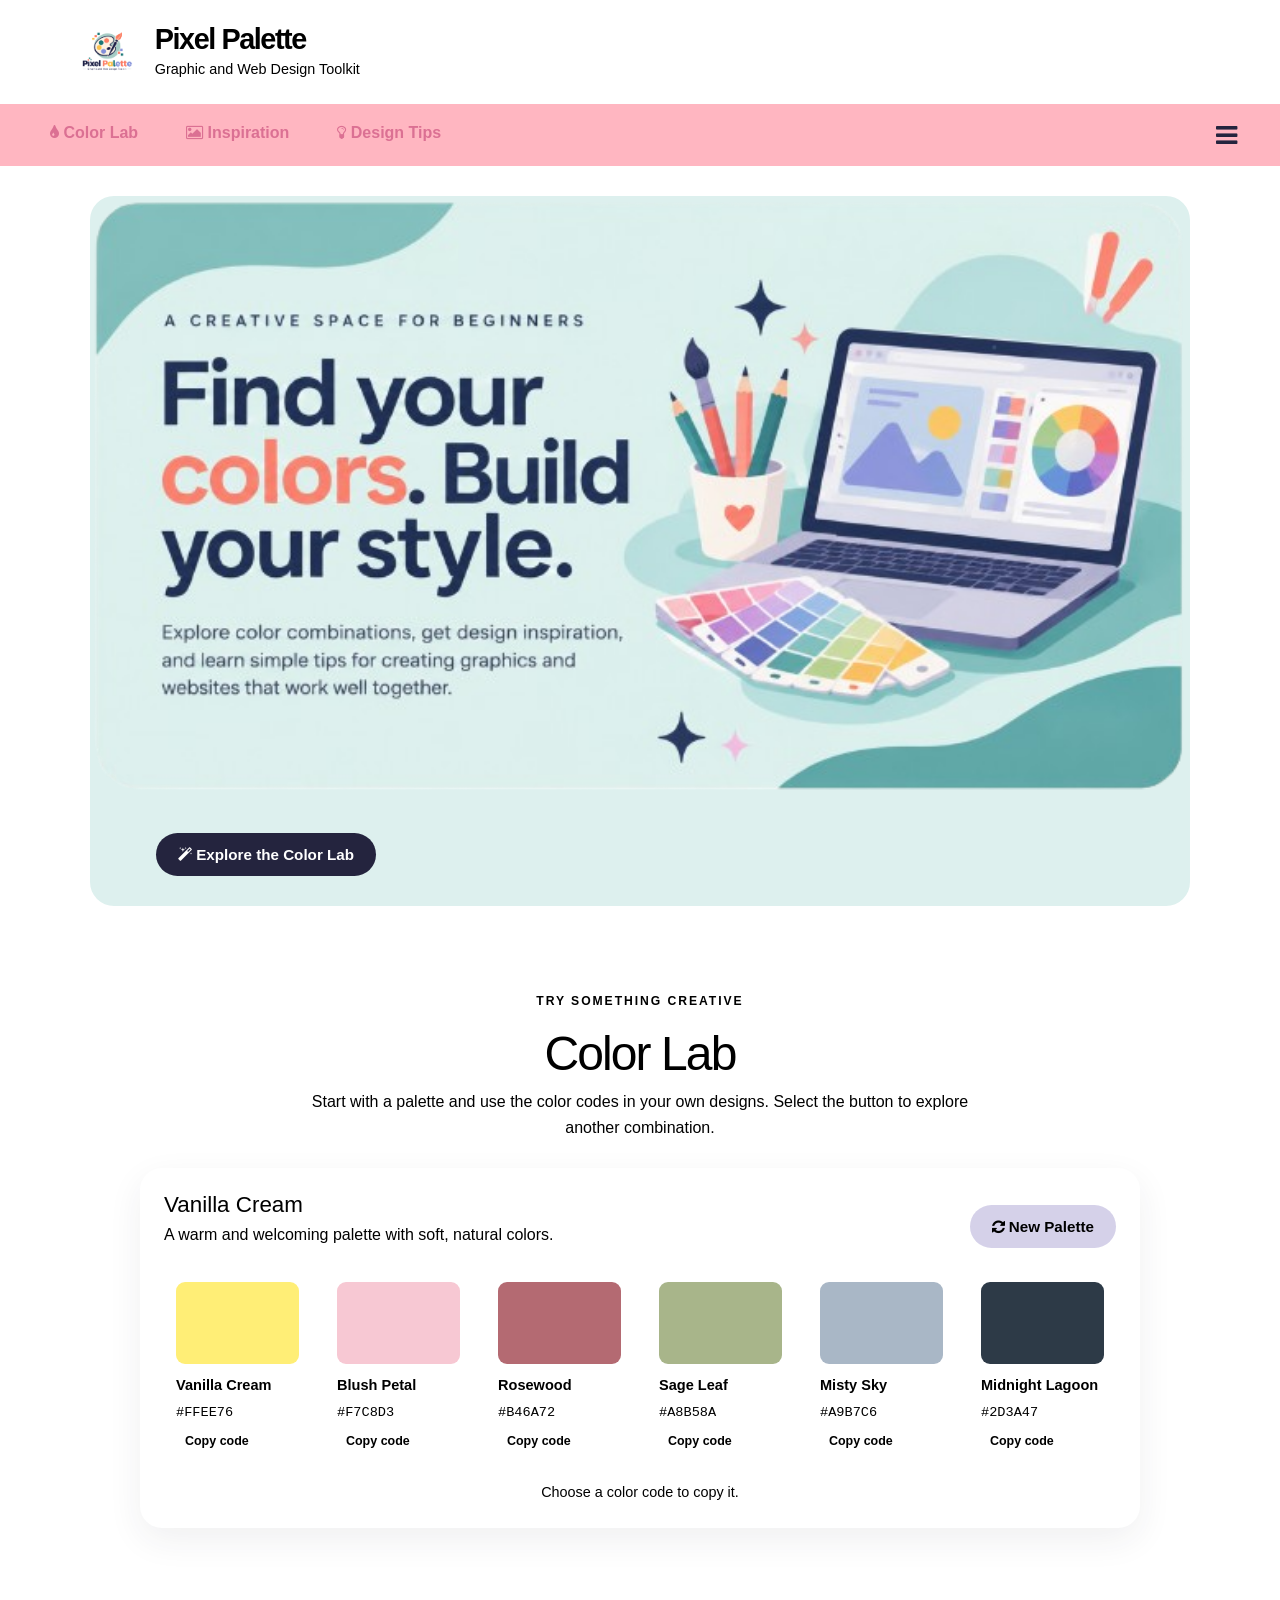
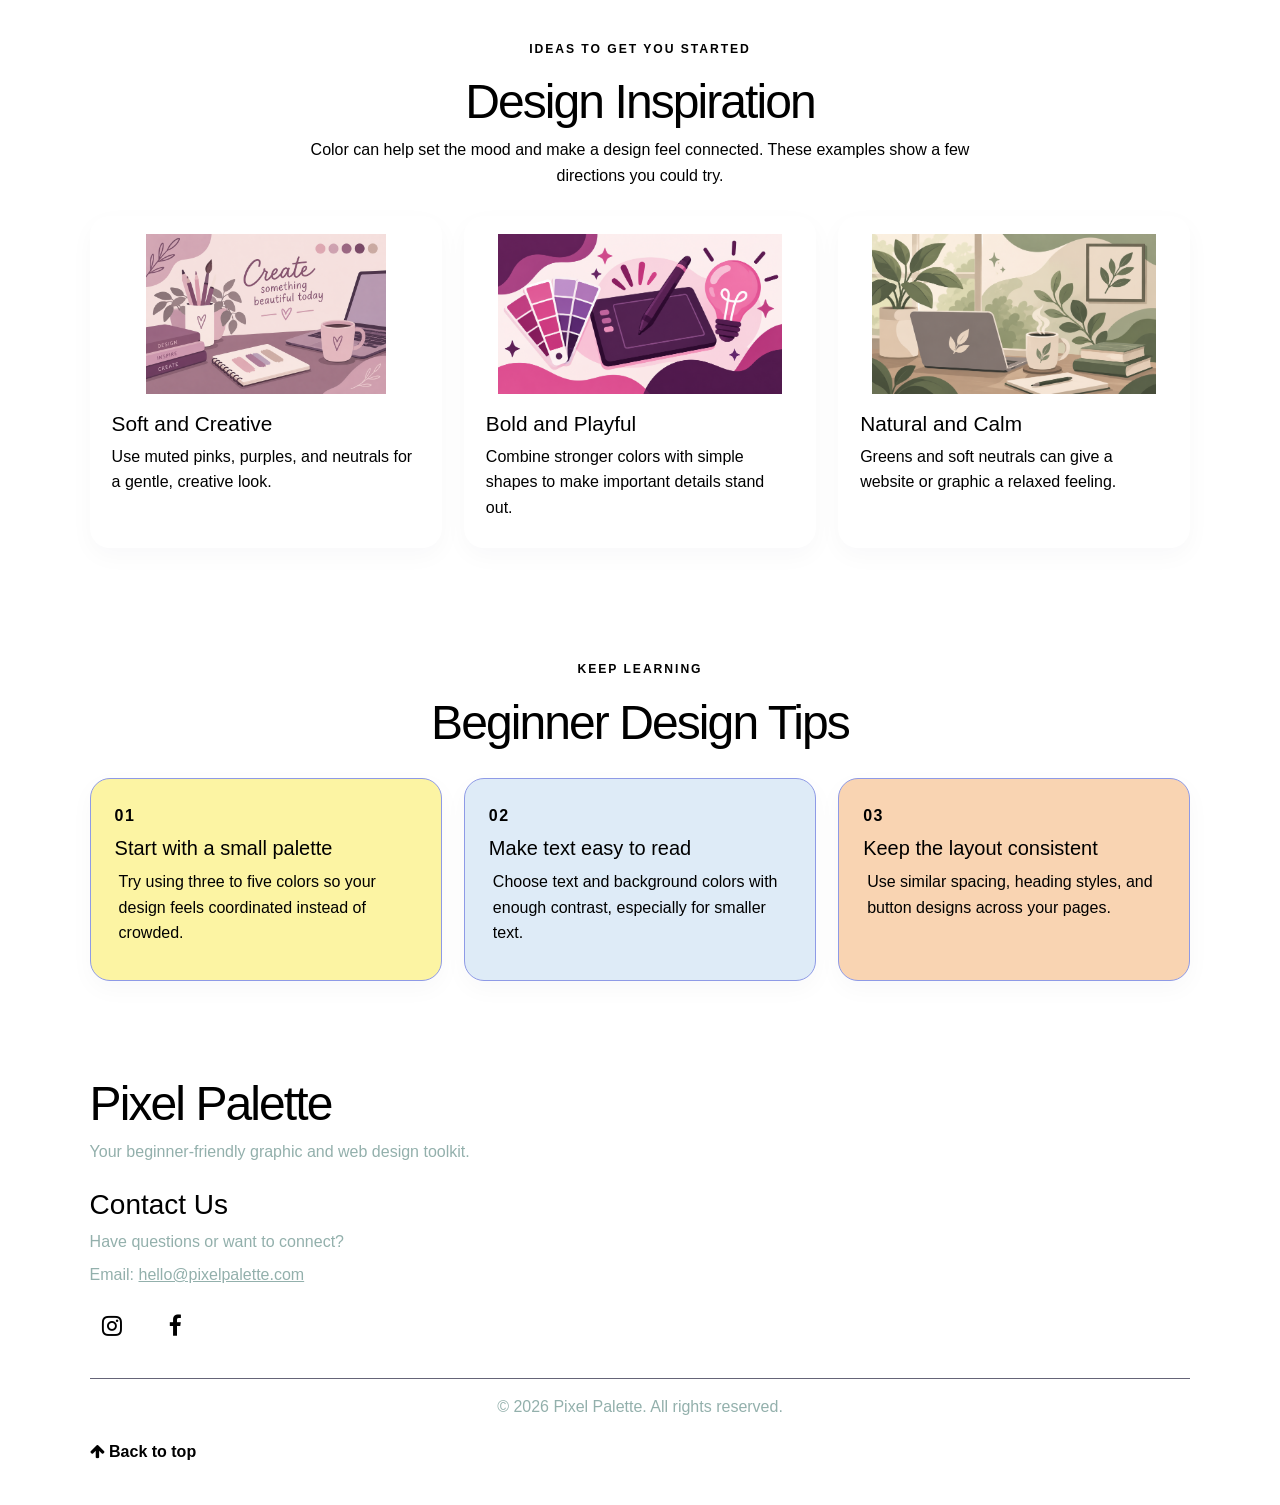
<file: index.html>
<!doctype html>
<html lang="en">
<head>
    <title>Pixel Palette | Graphic and Web Design Toolkit</title>
    <meta charset="UTF-8">
    <meta name="viewport" content="width=device-width, initial-scale=1.0">
    <meta name="description" content="Pixel Palette is a beginner-friendly toolkit for exploring color palettes, design inspiration, and graphic and web design tips.">

    <link rel="stylesheet" href="https://www.w3schools.com/w3css/6/w3.css">
    <link href="https://cdn.jsdelivr.net/npm/bootstrap@5.3.3/dist/css/bootstrap.min.css" rel="stylesheet">
    <link rel="stylesheet" href="https://cdnjs.cloudflare.com/ajax/libs/font-awesome/4.7.0/css/font-awesome.min.css">
    <link href="Final.css" rel="stylesheet">
</head>

<body>
<a class="skip-link" href="#main-content">Skip to main content</a>
<div class="wrapper">

<header class="site-header" id="home">
    <div class="brand">
        <img
            src="Finalimg/Logo.png"
            alt="Pixel Palette Logo"
            class="brand-logo">

        <div>
            <h1>Pixel Palette</h1>
            <p>Graphic and Web Design Toolkit</p>
        </div>
    </div>
</header>
<div>
    <nav class="w3-container" aria-label="Main navigation">
        <ul class="nav my-nav">

            <li class="nav-item">
                <a class="nav-link" href="#color-lab">
                    <i class="fa fa-tint" aria-hidden="true"></i> Color Lab
                </a>
            </li>

            <li class="nav-item">
                <a class="nav-link" href="#gallery">
                    <i class="fa fa-picture-o" aria-hidden="true"></i> Inspiration
                </a>
            </li>

            <li class="nav-item">
                <a class="nav-link" href="#tips">
                    <i class="fa fa-lightbulb-o" aria-hidden="true"></i> Design Tips
                </a>
            </li>

            <!-- Hamburger Menu Button -->
            <li class="nav-item menu-nav-item">
                <button type="button"
                    id="menu-toggle"
                    class="menu-toggle"
                    aria-label="Open pages menu"
                    aria-expanded="false"
                    aria-controls="pages-menu">
                    <i class="fa fa-bars" aria-hidden="true"></i>
                </button>
            </li>

        </ul>
    </nav>

    <!-- Hidden Pages Menu -->
    <nav id="pages-menu" class="pages-menu"
        aria-label="Additional pages" hidden>

        <div class="menu-header">
            <h2>Explore Pixel Palette</h2>

            <button type="button"
                id="menu-close"
                class="menu-close"
                aria-label="Close pages menu">
                <i class="fa fa-times" aria-hidden="true"></i>
            </button>
        </div>

        <p class="menu-heading">Explore More</p>

        <a href="index.html">
            <i class="fa fa-home" aria-hidden="true"></i>
            Home
        </a>
		
        <a href="Inspiration.html">
            <i class="fa fa-picture-o" aria-hidden="true"></i>
            Get Inspiration
        </a>

        <a href="CreatePalette.html">
            <i class="fa fa-paint-brush" aria-hidden="true"></i>
            Make Your Own Palette
        </a>

        <a href="ColorTheory.html">
            <i class="fa fa-tint" aria-hidden="true"></i>
            Color Theory
        </a>

        <a href="Typography.html">
            <i class="fa fa-font" aria-hidden="true"></i>
            Typography & Fonts
        </a>
		<a href="About.html">
            <i class="fa fa-info-circle" aria-hidden="true"></i>
            About
        </a>

    </nav>
</div>

    <main id="main-content" tabindex="-1">

        <!-- Main Hero Section -->
<section class="hero" aria-label="Welcome to Pixel Palette">

    <img
        src="Finalimg/Main.png"
        alt="Pixel Palette graphic and web design toolkit"
        class="hero-image">

    <div class="hero-button-area">
        <a href="#color-lab" class="button button-dark hero-cta">
            <i class="fa fa-magic" aria-hidden="true"></i>
            Explore the Color Lab
        </a>
    </div>

</section>
        <!-- Color Lab Section -->
        <section id="color-lab" class="section w3-container" aria-labelledby="color-lab-heading">

            <div class="section-heading">
                <p class="eyebrow">Try something creative</p>
                <h2 id="color-lab-heading">Color Lab</h2>
                <p>
                    Start with a palette and use the color codes in your own designs.
                    Select the button to explore another combination.
                </p>
            </div>

<div class="palette-card">

    <div class="palette-title">
        <div>
            <h3 id="palette-name">Vanilla Cream</h3>
            <p id="palette-description">
                A warm combination of cream, blush, rosewood, and natural tones.
            </p>
        </div>

        <button type="button" class="button" id="next-palette">
            <i class="fa fa-refresh" aria-hidden="true"></i>
            New Palette
        </button>
    </div>

    <div class="swatches" id="swatches">

        <div class="swatch" style="--swatch-color: #FFEE76">
            <span class="swatch-color" aria-hidden="true"></span>
            <span class="swatch-name">Vanilla Cream</span>
            <code>#FFEE76</code>
            <button type="button" class="copy-color" data-color="#FFEE76">Copy code</button>
        </div>

        <div class="swatch" style="--swatch-color: #F7C8D3">
            <span class="swatch-color" aria-hidden="true"></span>
            <span class="swatch-name">Blush Petal</span>
            <code>#F7C8D3</code>
            <button type="button" class="copy-color" data-color="#F7C8D3">Copy code</button>
        </div>

        <div class="swatch" style="--swatch-color: #B46A72">
            <span class="swatch-color" aria-hidden="true"></span>
            <span class="swatch-name">Rosewood</span>
            <code>#B46A72</code>
            <button type="button" class="copy-color" data-color="#B46A72">Copy code</button>
        </div>

        <div class="swatch" style="--swatch-color: #A8B58A">
            <span class="swatch-color" aria-hidden="true"></span>
            <span class="swatch-name">Sage Leaf</span>
            <code>#A8B58A</code>
            <button type="button" class="copy-color" data-color="#A8B58A">Copy code</button>
        </div>

        <div class="swatch" style="--swatch-color: #A9B7C6">
            <span class="swatch-color" aria-hidden="true"></span>
            <span class="swatch-name">Misty Sky</span>
            <code>#A9B7C6</code>
            <button type="button" class="copy-color" data-color="#A9B7C6">Copy code</button>
        </div>

        <div class="swatch" style="--swatch-color: #2D3A47">
            <span class="swatch-color" aria-hidden="true"></span>
            <span class="swatch-name">Midnight Lagoon</span>
            <code>#2D3A47</code>
            <button type="button" class="copy-color" data-color="#2D3A47">Copy code</button>
        </div>

    </div>

    <p class="status" id="copy-status" role="status" aria-live="polite">
        Choose a color code to copy it.
    </p>

</div>
        </section>

        <!-- Design Inspiration Section -->
        <section id="gallery" class="section w3-container" aria-labelledby="gallery-heading">

            <div class="section-heading">
                <p class="eyebrow">Ideas to get you started</p>
                <h2 id="gallery-heading">Design Inspiration</h2>
                <p>
                    Color can help set the mood and make a design feel connected.
                    These examples show a few directions you could try.
                </p>
            </div>

            <div class="feature-grid">

                <article class="feature-card">
                    <div class="feature-art" aria-hidden="true">
    <img src="Finalimg/Soft.png" alt="Soft creative workspace with muted pink and purple colors">
</div>
                    <h3>Soft and Creative</h3>
                    <p>
                        Use muted pinks, purples, and neutrals for a gentle,
                        creative look.
                    </p>
                </article>

                <article class="feature-card">
    <div class="feature-art">
        <img src="Finalimg/Bold.png" alt="Bold and playful graphic design with bright pink and purple colors">
    </div>

    <h3>Bold and Playful</h3>
    <p>
        Combine stronger colors with simple shapes to make
        important details stand out.
    </p>
</article>

<article class="feature-card">
   <div class="feature-art" aria-hidden="true">
    <img src="Finalimg/Natural.png" alt="Nature-inspired workspace with green plants and neutral colors">
</div>
    <h3>Natural and Calm</h3>
    <p>
        Greens and soft neutrals can give a website or graphic
        a relaxed feeling.
    </p>
</article>

            </div>
        </section>

        <!-- Design Tips Section -->
        <section id="tips" class="section w3-container" aria-labelledby="tips-heading">

            <div class="section-heading">
                <p class="eyebrow">Keep learning</p>
                <h2 id="tips-heading">Beginner Design Tips</h2>
            </div>

            <div class="tips-grid">

                <article class="tip-card">
                    <span class="tip-number">01</span>
                    <h3>Start with a small palette</h3>
                    <p>
                        Try using three to five colors so your design feels
                        coordinated instead of crowded.
                    </p>
                </article>

                <article class="tip-card">
                    <span class="tip-number">02</span>
                    <h3>Make text easy to read</h3>
                    <p>
                        Choose text and background colors with enough contrast,
                        especially for smaller text.
                    </p>
                </article>

                <article class="tip-card">
                    <span class="tip-number">03</span>
                    <h3>Keep the layout consistent</h3>
                    <p>
                        Use similar spacing, heading styles, and button designs
                        across your pages.
                    </p>
                </article>

            </div>
        </section>

    </main>

    <!-- Footer -->
   <footer>
    <div class="footer-brand">
        <h2>Pixel Palette</h2>
        <p>Your beginner-friendly graphic and web design toolkit.</p>
    </div>

    <div class="footer-contact">
        <h3>Contact Us</h3>
        <p>Have questions or want to connect?</p>
        <p>Email: <a href="mailto:hello@pixelpalette.com">hello@pixelpalette.com</a></p>

        <div class="social-icons">
            <a href="https://www.instagram.com/" target="_blank"
               rel="noopener noreferrer" aria-label="Visit Instagram">
                <i class="fa fa-instagram" aria-hidden="true"></i>
            </a>

            <a href="https://www.facebook.com/" target="_blank"
               rel="noopener noreferrer" aria-label="Visit Facebook">
                <i class="fa fa-facebook" aria-hidden="true"></i>
            </a>
        </div>
    </div>

    <p class="copyright">
        &copy; 2026 Pixel Palette. All rights reserved.
    </p>

        <a href="#home" class="back-to-top">
            <i class="fa fa-arrow-up" aria-hidden="true"></i>
            Back to top
        </a>

    </footer>

</div>

<script src="https://cdn.jsdelivr.net/npm/bootstrap@5.3.3/dist/js/bootstrap.bundle.min.js"></script>
<script src="Final.js"></script>

</body>
</html>
</file>
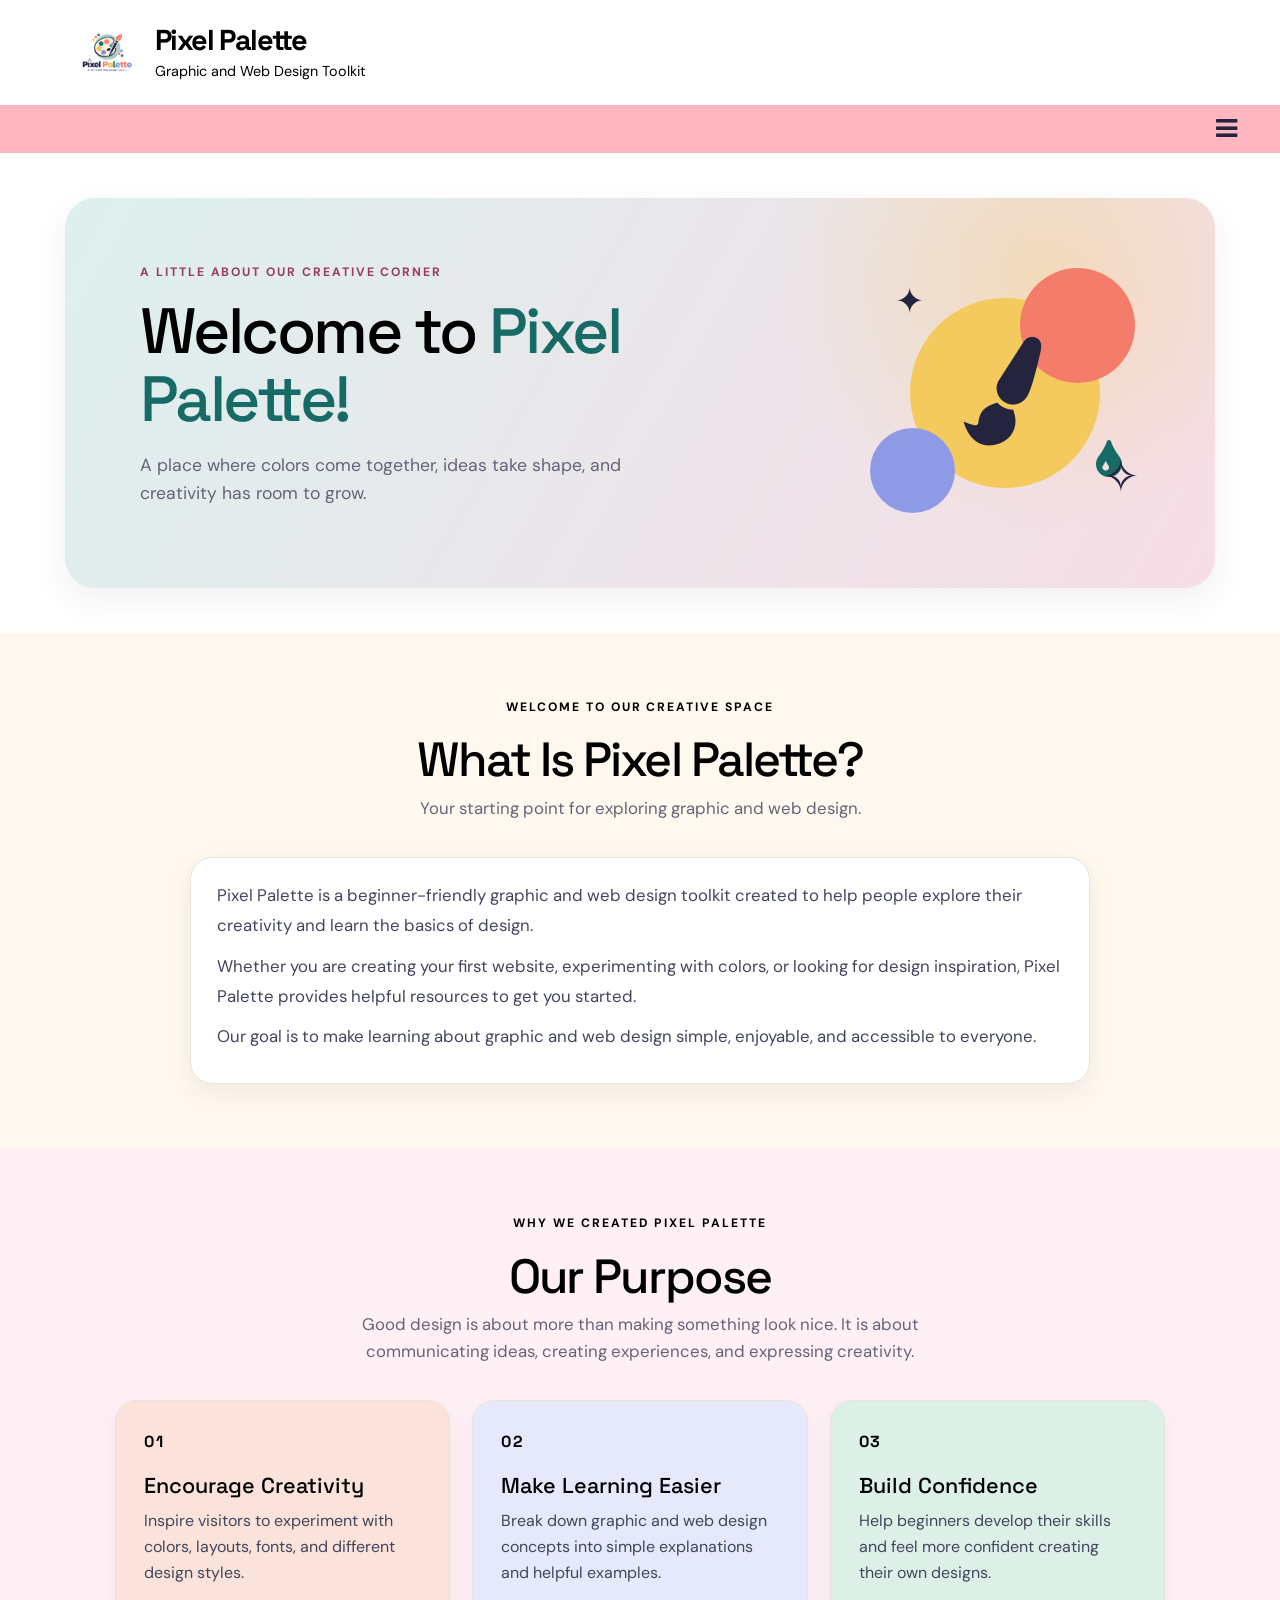
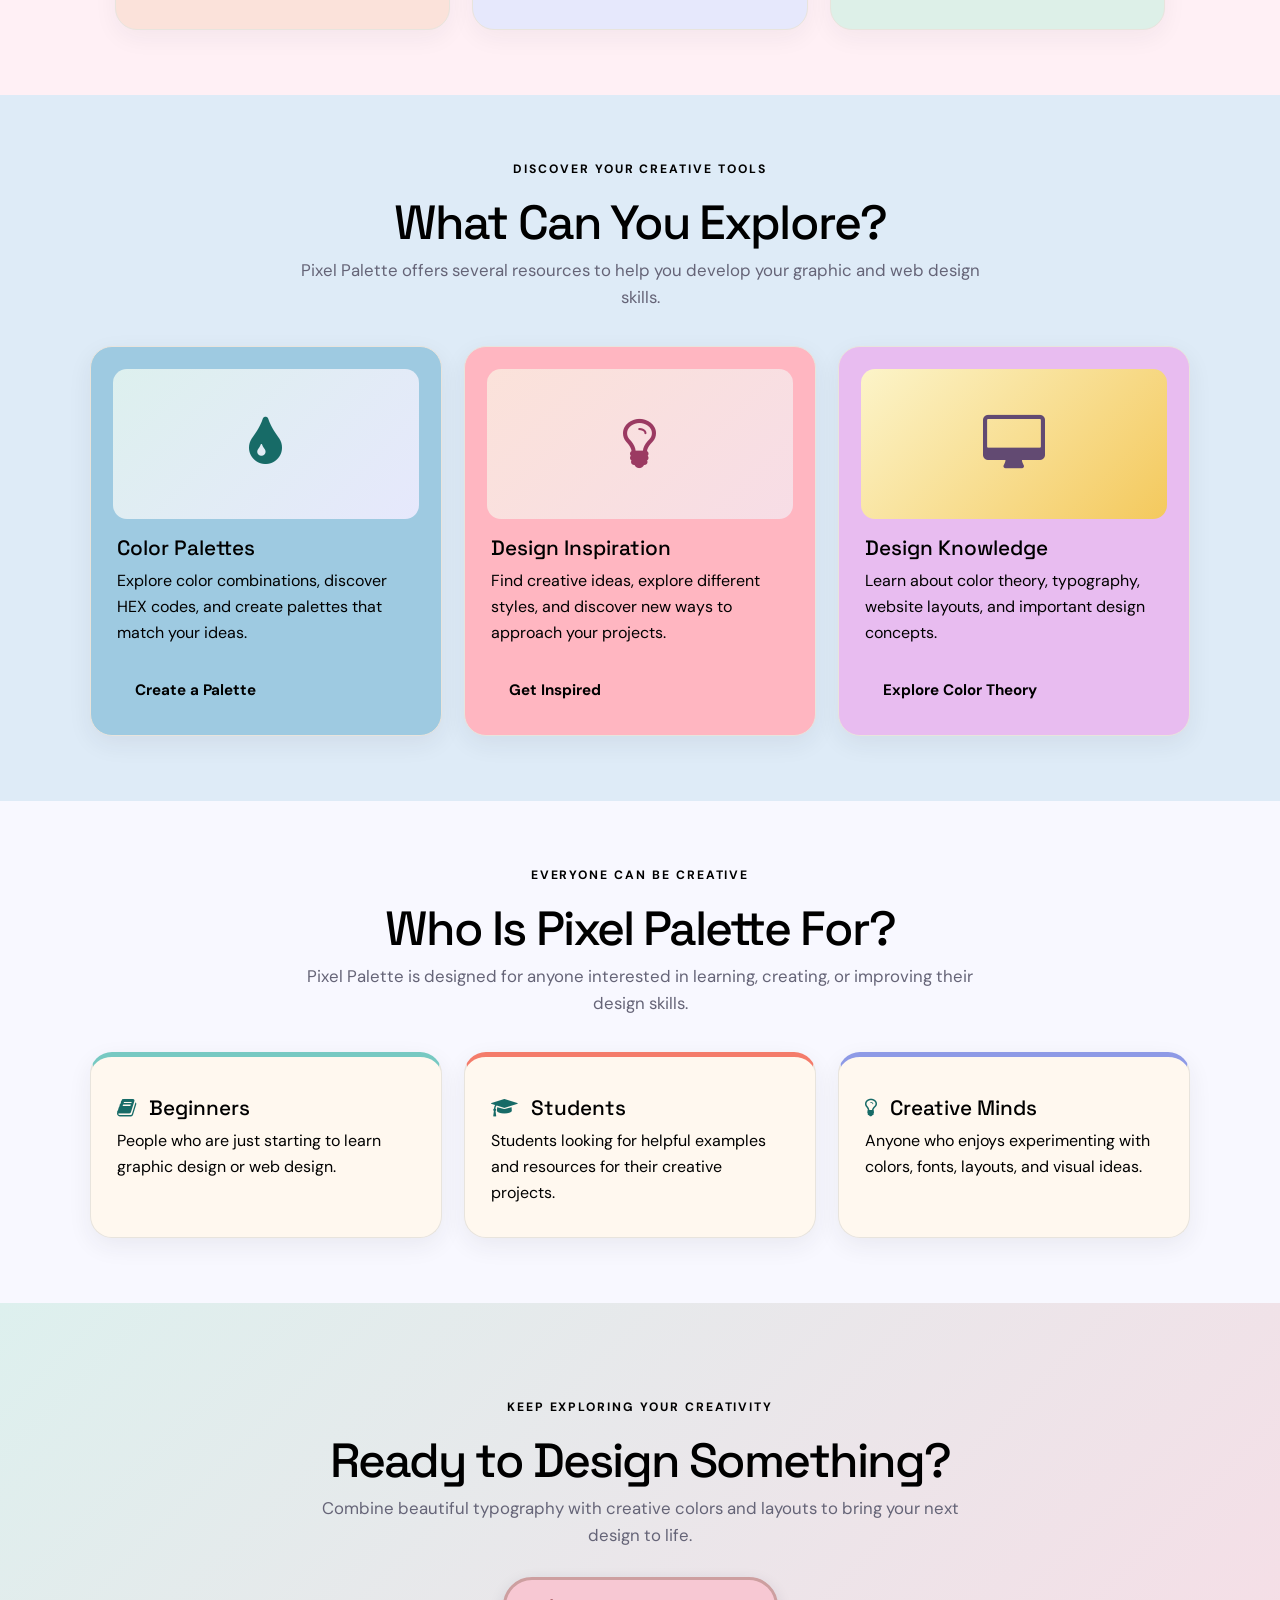
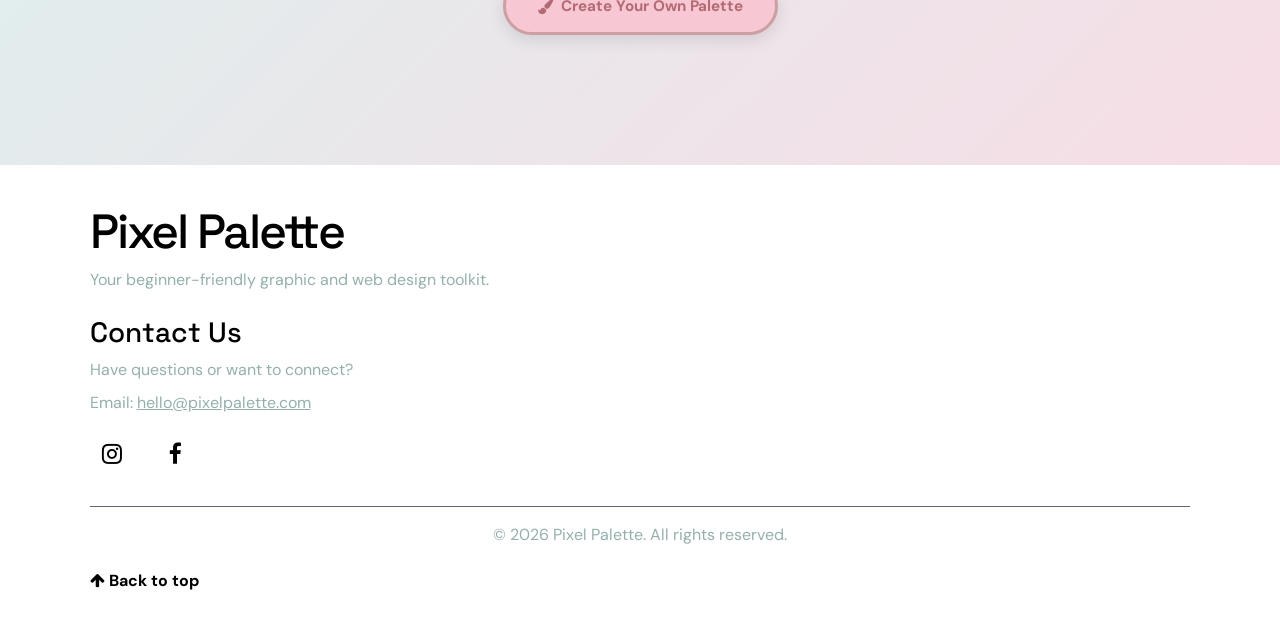
<file: About.html>
<!doctype html>
<html lang="en">

<head>
    <title>About | Pixel Palette</title>

    <meta charset="UTF-8">
    <meta name="viewport" content="width=device-width, initial-scale=1.0">
    <meta name="description" content="Learn about Pixel Palette, a beginner-friendly graphic and web design toolkit created to inspire creativity and help designers learn.">

    <link rel="preconnect" href="https://fonts.googleapis.com">
    <link rel="preconnect" href="https://fonts.gstatic.com" crossorigin>

    <link href="https://fonts.googleapis.com/css2?family=DM+Sans:wght@400;500;600;700&family=Space+Grotesk:wght@400;500;600;700&display=swap" rel="stylesheet">

    <link rel="stylesheet" href="https://www.w3schools.com/w3css/6/w3.css">
    <link href="https://cdn.jsdelivr.net/npm/bootstrap@5.3.3/dist/css/bootstrap.min.css" rel="stylesheet">
    <link rel="stylesheet" href="https://cdnjs.cloudflare.com/ajax/libs/font-awesome/4.7.0/css/font-awesome.min.css">
    <link href="Final.css" rel="stylesheet">
</head>

<body>

<a class="skip-link" href="#main-content">Skip to main content</a>

<div class="wrapper">

    <!-- Header -->
    <header class="site-header" id="home">

        <div class="brand">

            <img src="Finalimg/Logo.png"
                alt="Pixel Palette Logo"
                class="brand-logo">

            <div>
                <h1>Pixel Palette</h1>
                <p>Graphic and Web Design Toolkit</p>
            </div>

        </div>

    </header>

    <!-- Main Navigation -->
    <nav class="w3-container" aria-label="Main navigation">

        <ul class="nav my-nav">

            <li class="nav-item menu-nav-item">

                <button type="button"
                    id="menu-toggle"
                    class="menu-toggle"
                    aria-label="Open pages menu"
                    aria-expanded="false"
                    aria-controls="pages-menu">

                    <i class="fa fa-bars" aria-hidden="true"></i>

                </button>

            </li>

        </ul>

    </nav>

    <!-- Hidden Pages Menu -->
    <nav id="pages-menu"
        class="pages-menu"
        aria-label="Additional pages"
        hidden>

        <div class="menu-header">

            <h2>Explore Pixel Palette</h2>

            <button type="button"
                id="menu-close"
                class="menu-close"
                aria-label="Close pages menu">

                <i class="fa fa-times" aria-hidden="true"></i>

            </button>

        </div>

        <p class="menu-heading">Explore More</p>

        <a href="index.html">
            <i class="fa fa-home" aria-hidden="true"></i>
            Home
        </a>

        <a href="Inspiration.html">
            <i class="fa fa-picture-o" aria-hidden="true"></i>
            Get Inspiration
        </a>

        <a href="CreatePalette.html">
            <i class="fa fa-paint-brush" aria-hidden="true"></i>
            Make Your Own Palette
        </a>

        <a href="ColorTheory.html">
            <i class="fa fa-tint" aria-hidden="true"></i>
            Color Theory
        </a>

        <a href="Typography.html">
            <i class="fa fa-font" aria-hidden="true"></i>
            Typography & Fonts
        </a>
		<a href="About.html" aria-current="page">
            <i class="fa fa-info-circle" aria-hidden="true"></i>
            About
        </a>
    </nav>

    <!-- Main Content -->
    <main id="main-content" class="about-page" tabindex="-1">

        <!-- About Hero -->
        <section class="hero about-hero"
            aria-labelledby="about-heading">

            <div class="about-hero-content">

                <p class="eyebrow">A little about our creative corner</p>

                <h2 id="about-heading">
                    Welcome to <span>Pixel Palette!</span>
                </h2>

                <p>
                    A place where colors come together, ideas take shape,
                    and creativity has room to grow.
                </p>

            </div>

            <div class="about-hero-art" aria-hidden="true">

                <span class="art-circle circle-one"></span>
                <span class="art-circle circle-two"></span>
                <span class="art-circle circle-three"></span>

                <i class="fa fa-paint-brush art-brush"></i>
                <i class="fa fa-tint art-drop"></i>

                <span class="art-star star-one">✦</span>
                <span class="art-star star-two">✧</span>

            </div>

        </section>

        <!-- Welcome Section -->
        <section class="section w3-container about-intro"
            aria-labelledby="welcome-heading">

            <div class="section-heading">

                <p class="eyebrow">Welcome to our creative space</p>

                <h2 id="welcome-heading">What Is Pixel Palette?</h2>

                <p>
                    Your starting point for exploring graphic and web design.
                </p>

            </div>

            <div class="feature-card welcome-card">

                <p>
                    Pixel Palette is a beginner-friendly graphic and web
                    design toolkit created to help people explore their
                    creativity and learn the basics of design.
                </p>

                <p>
                    Whether you are creating your first website,
                    experimenting with colors, or looking for design
                    inspiration, Pixel Palette provides helpful
                    resources to get you started.
                </p>

                <p>
                    Our goal is to make learning about graphic and web
                    design simple, enjoyable, and accessible to everyone.
                </p>

            </div>

        </section>

        <!-- Our Purpose Section -->
        <section class="section w3-container about-purpose"
    aria-labelledby="purpose-heading">

            <div class="section-heading">

                <p class="eyebrow">Why we created Pixel Palette</p>

                <h2 id="purpose-heading">Our Purpose</h2>

                <p>
                    Good design is about more than making something
                    look nice. It is about communicating ideas,
                    creating experiences, and expressing creativity.
                </p>

            </div>

            <div class="w3-grid purpose-grid">

                <article class="w3-card w3-container purpose-card">

                    <span class="tip-number">01</span>

                    <h3>Encourage Creativity</h3>

                    <p>
                        Inspire visitors to experiment with colors,
                        layouts, fonts, and different design styles.
                    </p>

                </article>

                <article class="w3-card w3-container purpose-card">

                    <span class="tip-number">02</span>

                    <h3>Make Learning Easier</h3>

                    <p>
                        Break down graphic and web design concepts
                        into simple explanations and helpful examples.
                    </p>

                </article>

                <article class="w3-card w3-container purpose-card">

                    <span class="tip-number">03</span>

                    <h3>Build Confidence</h3>

                    <p>
                        Help beginners develop their skills and feel
                        more confident creating their own designs.
                    </p>

                </article>

            </div>

        </section>

        <!-- What You Can Explore -->
        <section class="section w3-container about-explore"
            aria-labelledby="explore-heading">

            <div class="section-heading">

                <p class="eyebrow">Discover your creative tools</p>

                <h2 id="explore-heading">What Can You Explore?</h2>

                <p>
                    Pixel Palette offers several resources to help
                    you develop your graphic and web design skills.
                </p>

            </div>

            <div class="feature-grid">

                <article class="feature-card">

                    <div class="feature-art">
                        <i class="fa fa-tint fa-3x"
                            aria-hidden="true"></i>
                    </div>

                    <h3>Color Palettes</h3>

                    <p>
                        Explore color combinations, discover HEX codes,
                        and create palettes that match your ideas.
                    </p>

                    <a href="CreatePalette.html" class="button">
                        Create a Palette
                    </a>

                </article>

                <article class="feature-card">

                    <div class="feature-art">
                        <i class="fa fa-lightbulb-o fa-3x"
                            aria-hidden="true"></i>
                    </div>

                    <h3>Design Inspiration</h3>

                    <p>
                        Find creative ideas, explore different styles,
                        and discover new ways to approach your projects.
                    </p>

                    <a href="Inspiration.html" class="button">
                        Get Inspired
                    </a>

                </article>

                <article class="feature-card">

                    <div class="feature-art">
                        <i class="fa fa-desktop fa-3x"
                            aria-hidden="true"></i>
                    </div>

                    <h3>Design Knowledge</h3>

                    <p>
                        Learn about color theory, typography,
                        website layouts, and important design concepts.
                    </p>

                    <a href="ColorTheory.html" class="button">
                        Explore Color Theory
                    </a>

                </article>

            </div>

        </section>

        <!-- Who Is It For -->
        <section class="section w3-container about-audience"
            aria-labelledby="audience-heading">

            <div class="section-heading">

                <p class="eyebrow">Everyone can be creative</p>

                <h2 id="audience-heading">Who Is Pixel Palette For?</h2>

                <p>
                    Pixel Palette is designed for anyone interested
                    in learning, creating, or improving their design skills.
                </p>

            </div>

            <div class="feature-grid">

                <article class="feature-card">

                    <h3>
                        <i class="fa fa-book" aria-hidden="true"></i>
                        Beginners
                    </h3>

                    <p>
                        People who are just starting to learn graphic
                        design or web design.
                    </p>

                </article>

                <article class="feature-card">

                    <h3>
                        <i class="fa fa-graduation-cap" aria-hidden="true"></i>
                        Students
                    </h3>

                    <p>
                        Students looking for helpful examples and
                        resources for their creative projects.
                    </p>

                </article>

                <article class="feature-card">

                    <h3>
                        <i class="fa fa-lightbulb-o" aria-hidden="true"></i>
                        Creative Minds
                    </h3>

                    <p>
                        Anyone who enjoys experimenting with colors,
                        fonts, layouts, and visual ideas.
                    </p>

                </article>

            </div>

        </section>

        <!-- Final Call to Action -->
        <section class="section w3-container typography-cta"
            aria-labelledby="typography-cta-heading">

            <div class="section-heading">

                <p class="eyebrow">Keep exploring your creativity</p>

                <h2 id="typography-cta-heading">
                    Ready to Design Something?
                </h2>

                <p>
                    Combine beautiful typography with creative colors
                    and layouts to bring your next design to life.
                </p>

                <a href="CreatePalette.html"
                    class="button button-dark">

                    <i class="fa fa-paint-brush"
                        aria-hidden="true"></i>

                    Create Your Own Palette

                </a>

            </div>

        </section>

    </main>

    <!-- Footer -->
    <footer>

        <div class="footer-brand">

            <h2>Pixel Palette</h2>

            <p>Your beginner-friendly graphic and web design toolkit.</p>

        </div>

        <div class="footer-contact">

            <h3>Contact Us</h3>

            <p>Have questions or want to connect?</p>

            <p>
                Email:
                <a href="mailto:hello@pixelpalette.com">
                    hello@pixelpalette.com
                </a>
            </p>

            <div class="social-icons">

                <a href="https://www.instagram.com/"
                    target="_blank"
                    rel="noopener noreferrer"
                    aria-label="Visit Instagram">

                    <i class="fa fa-instagram" aria-hidden="true"></i>

                </a>

                <a href="https://www.facebook.com/"
                    target="_blank"
                    rel="noopener noreferrer"
                    aria-label="Visit Facebook">

                    <i class="fa fa-facebook" aria-hidden="true"></i>

                </a>

            </div>

        </div>

        <p class="copyright">
            &copy; 2026 Pixel Palette. All rights reserved.
        </p>

        <a href="#home" class="back-to-top">
            <i class="fa fa-arrow-up" aria-hidden="true"></i>
            Back to top
        </a>

    </footer>

</div>

<script src="https://cdn.jsdelivr.net/npm/bootstrap@5.3.3/dist/js/bootstrap.bundle.min.js"></script>
<script src="Final.js"></script>

</body>
</html>
</file>
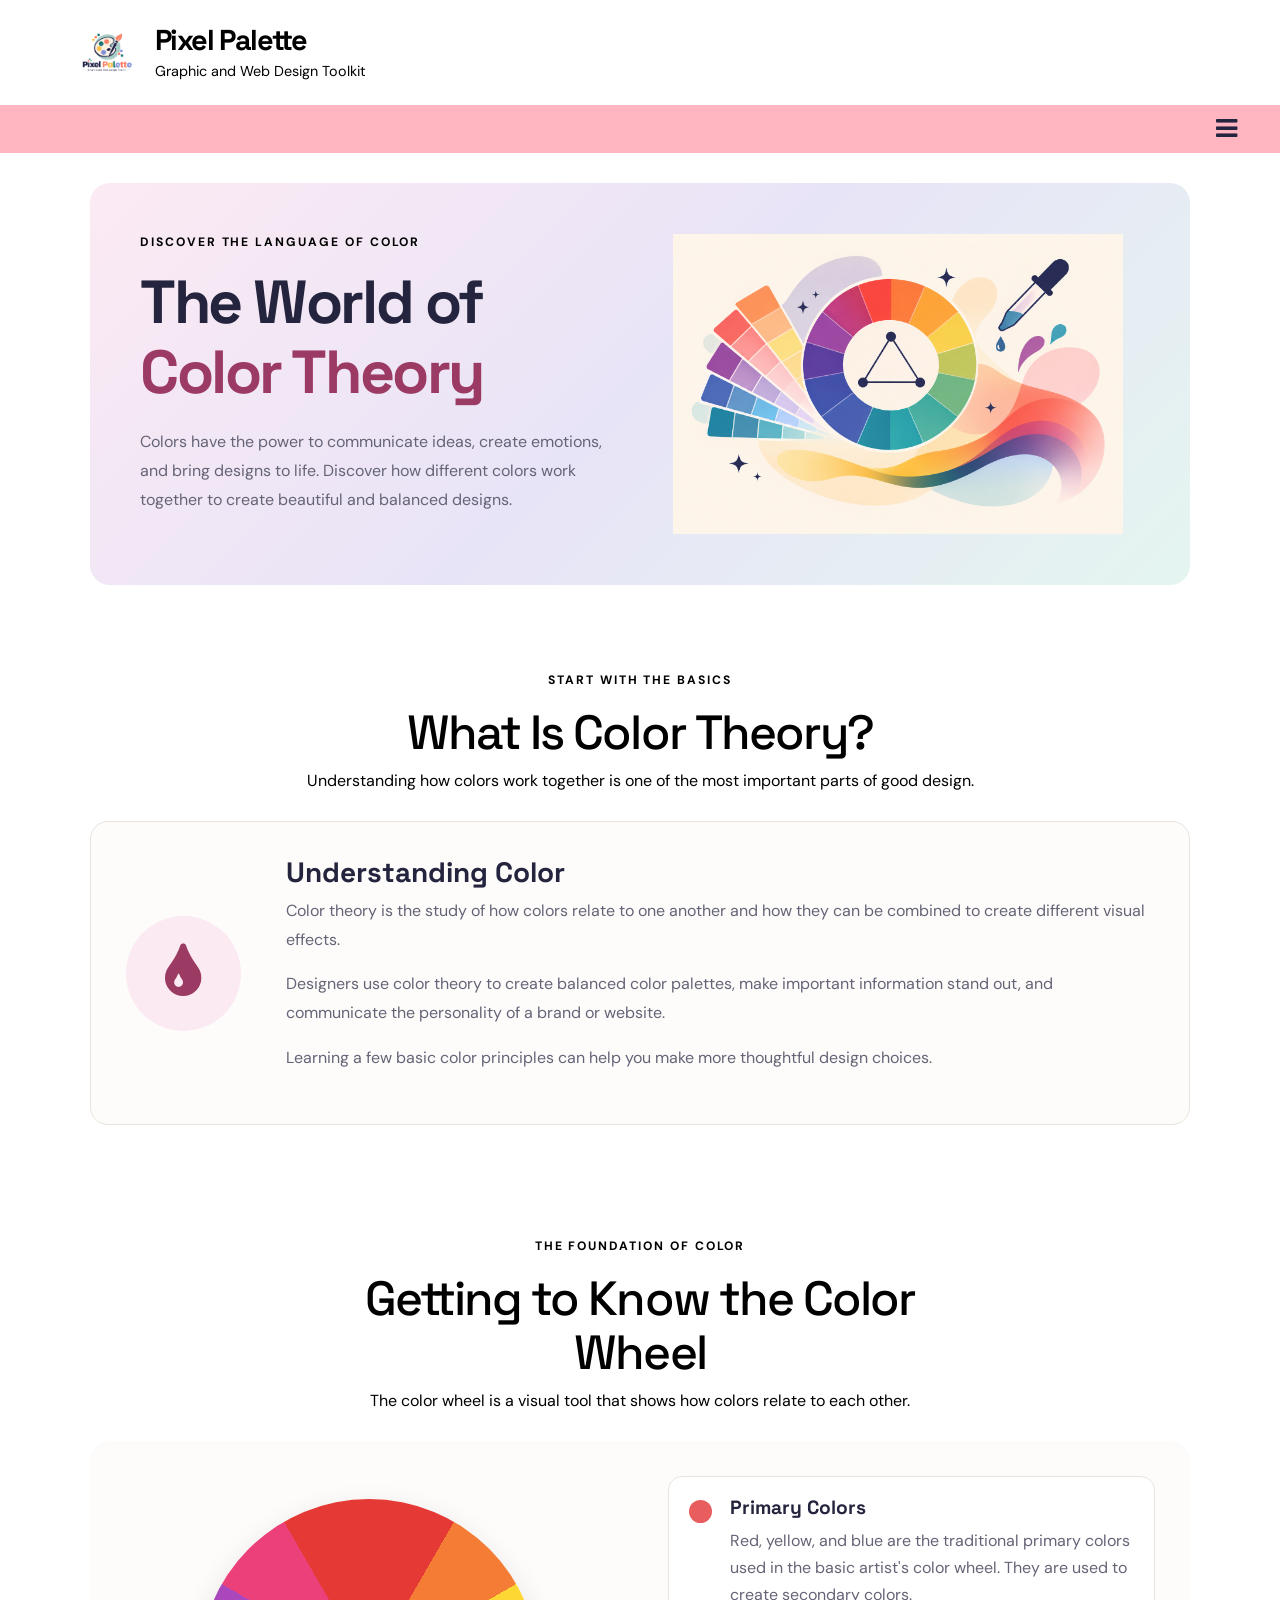
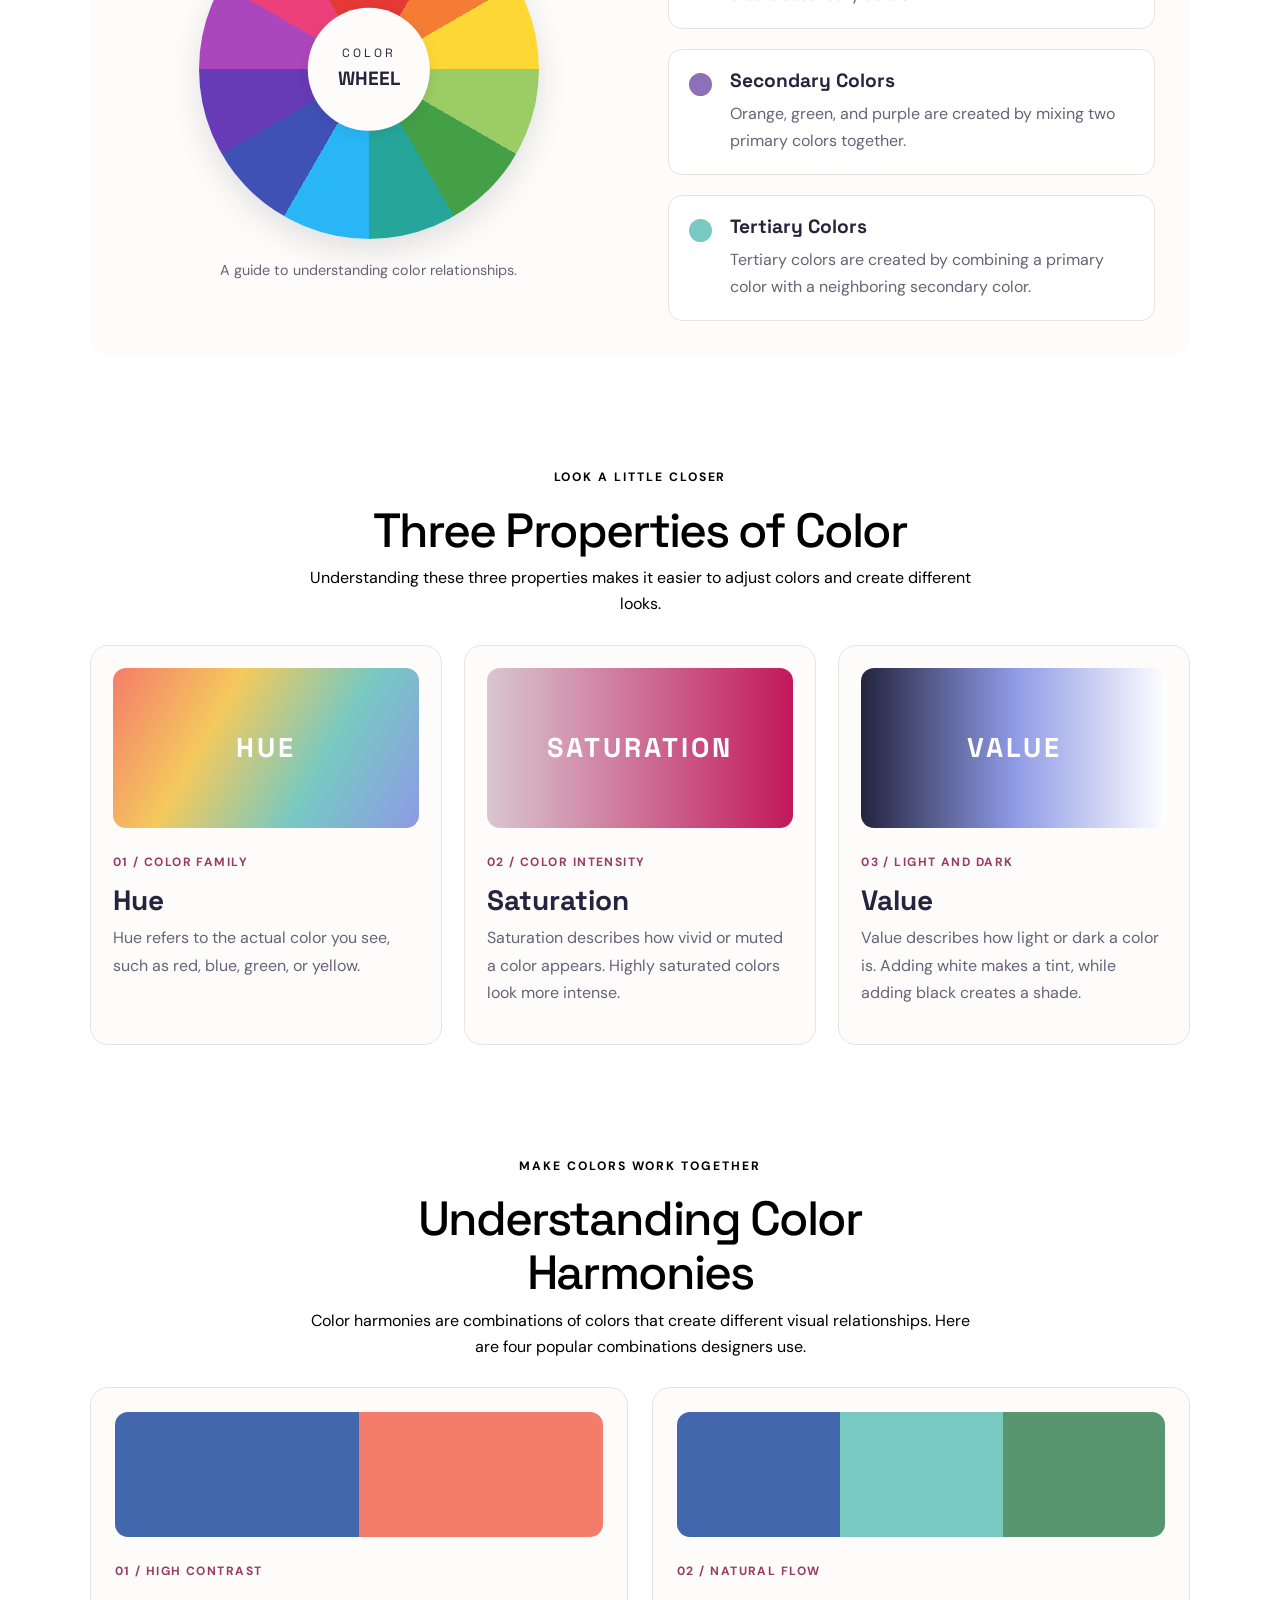
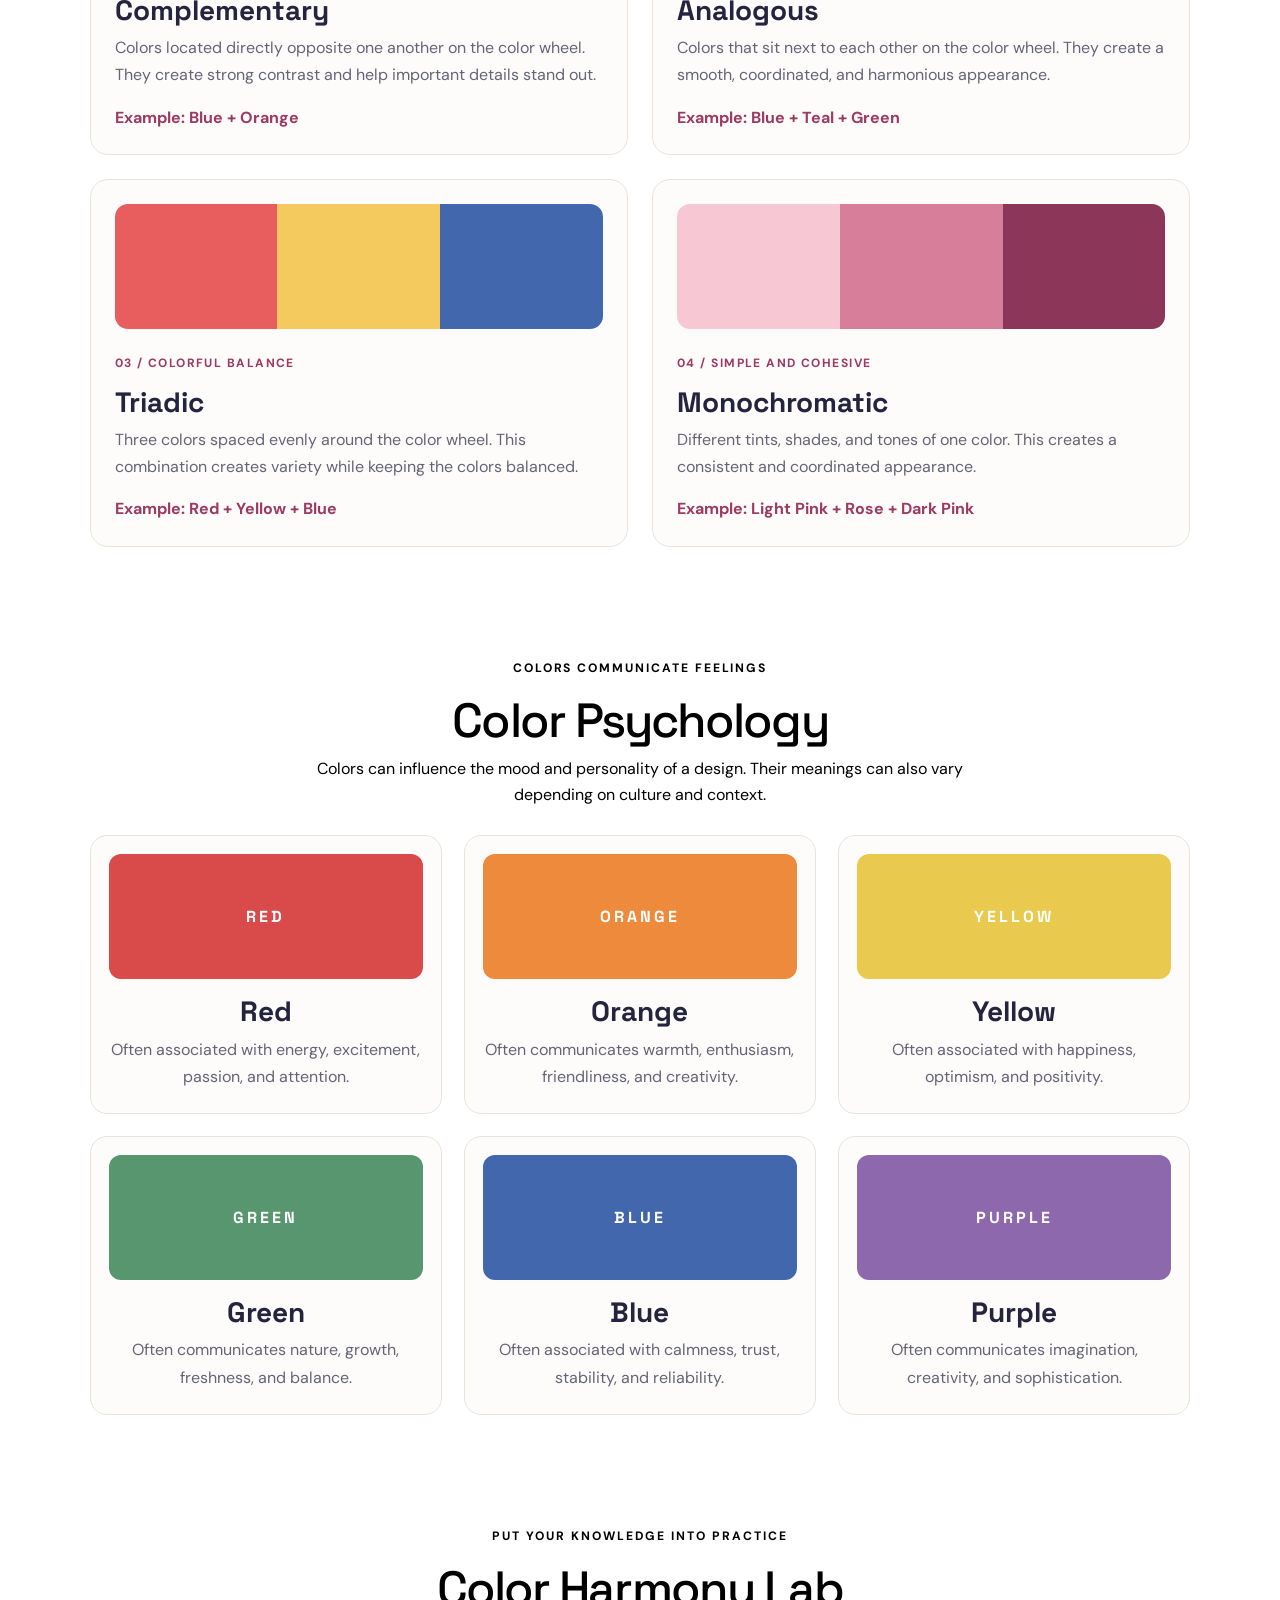
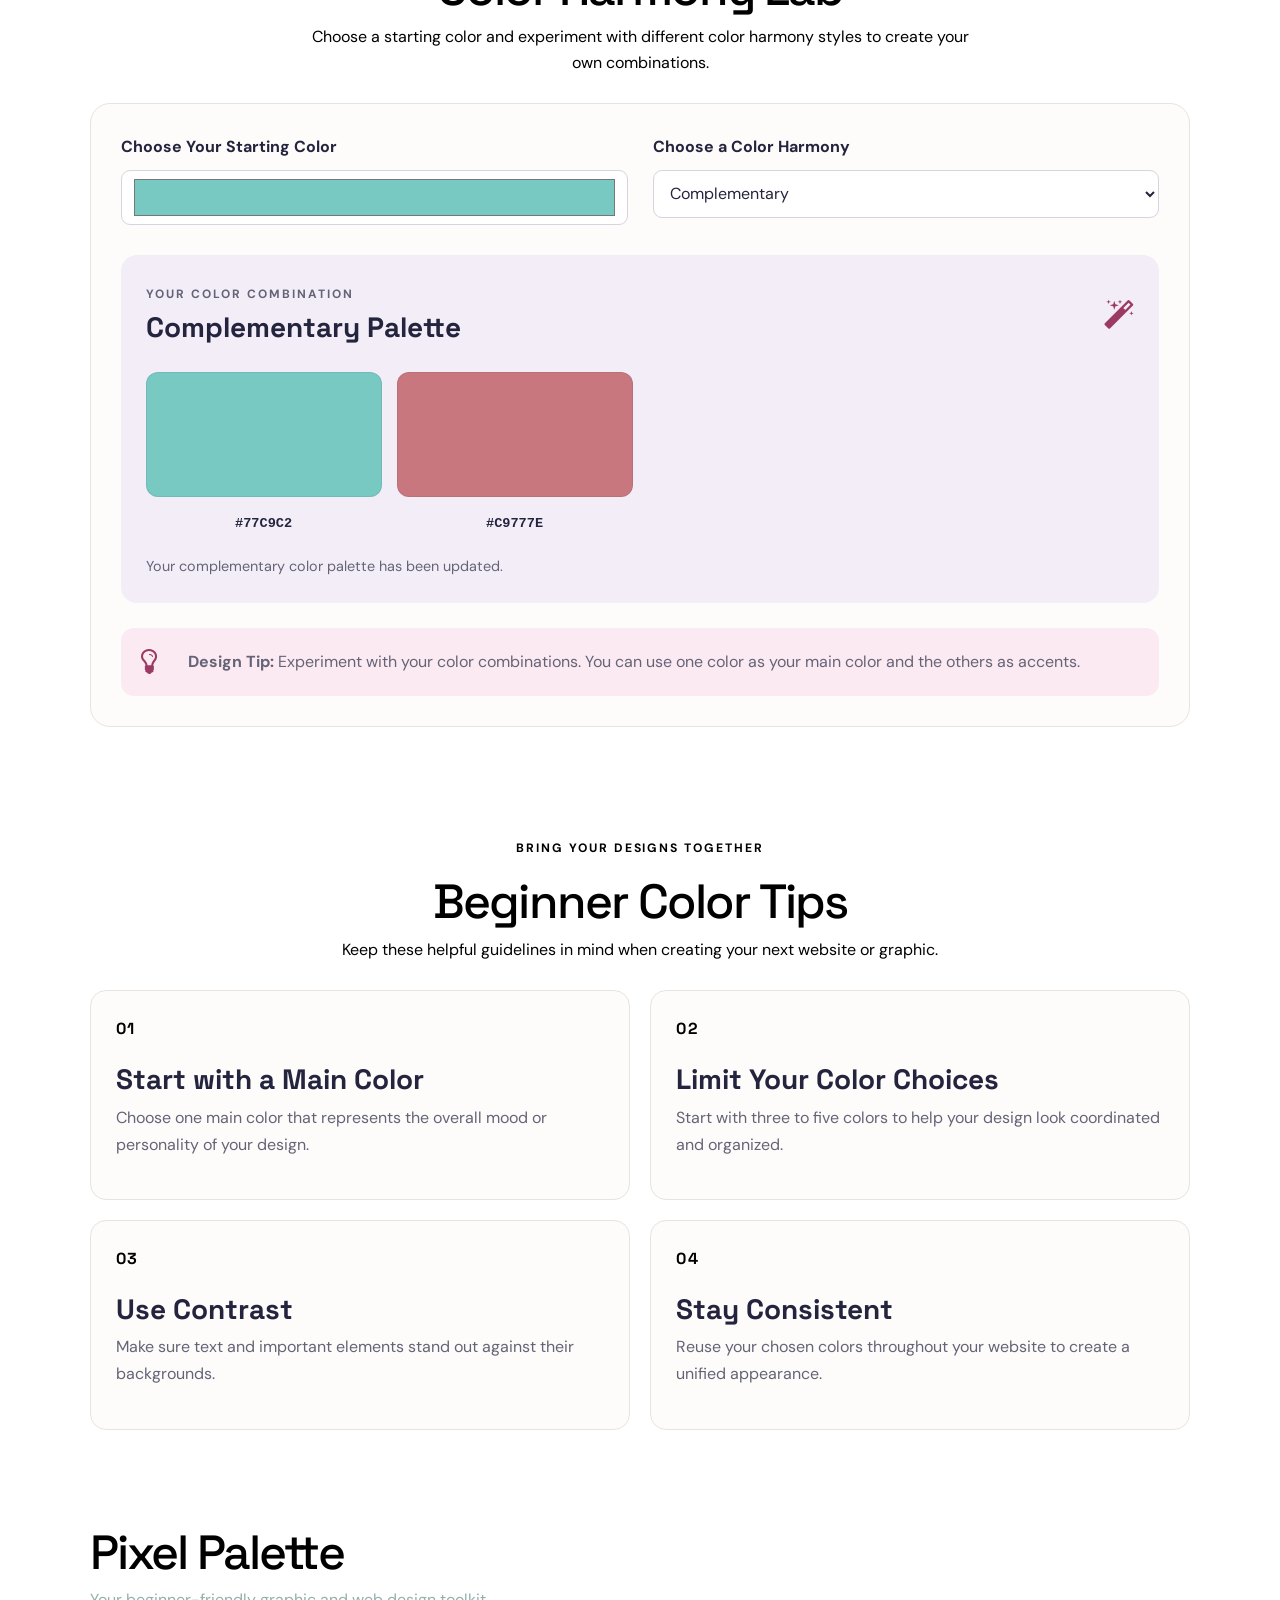
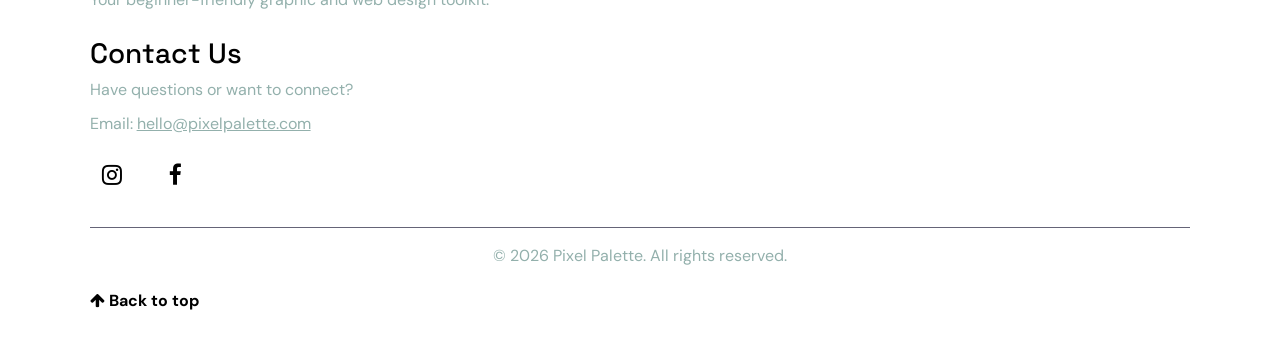
<file: ColorTheory.html>
<!doctype html>
<html lang="en">

<head>
    <title>Color Theory | Pixel Palette</title>

    <meta charset="UTF-8">
    <meta name="viewport" content="width=device-width, initial-scale=1.0">
    <meta name="description" content="Learn the basics of color theory, color relationships, color psychology, and how to create beautiful color combinations for graphic and web design.">

    <link rel="preconnect" href="https://fonts.googleapis.com">
    <link rel="preconnect" href="https://fonts.gstatic.com" crossorigin>

    <link href="https://fonts.googleapis.com/css2?family=DM+Sans:wght@400;500;600;700&family=Space+Grotesk:wght@400;500;600;700&display=swap" rel="stylesheet">

    <link rel="stylesheet" href="https://www.w3schools.com/w3css/6/w3.css">
    <link href="https://cdn.jsdelivr.net/npm/bootstrap@5.3.3/dist/css/bootstrap.min.css" rel="stylesheet">
    <link rel="stylesheet" href="https://cdnjs.cloudflare.com/ajax/libs/font-awesome/4.7.0/css/font-awesome.min.css">
    <link href="Final.css" rel="stylesheet">
</head>

<body>

<a class="skip-link" href="#main-content">Skip to main content</a>

<div class="wrapper">

    <!-- Header -->
    <header class="site-header" id="home">

        <div class="brand">

            <img src="Finalimg/Logo.png"
                alt="Pixel Palette Logo"
                class="brand-logo">

            <div>
                <h1>Pixel Palette</h1>
                <p>Graphic and Web Design Toolkit</p>
            </div>

        </div>

    </header>

    <!-- Main Navigation -->
    <nav class="w3-container" aria-label="Main navigation">

        <ul class="nav my-nav">

            <li class="nav-item menu-nav-item">

                <button type="button"
                    id="menu-toggle"
                    class="menu-toggle"
                    aria-label="Open pages menu"
                    aria-expanded="false"
                    aria-controls="pages-menu">

                    <i class="fa fa-bars" aria-hidden="true"></i>

                </button>

            </li>

        </ul>

    </nav>

    <!-- Hidden Pages Menu -->
    <nav id="pages-menu"
        class="pages-menu"
        aria-label="Additional pages"
        hidden>

        <div class="menu-header">

            <h2>Explore Pixel Palette</h2>

            <button type="button"
                id="menu-close"
                class="menu-close"
                aria-label="Close pages menu">

                <i class="fa fa-times" aria-hidden="true"></i>

            </button>

        </div>

        <p class="menu-heading">Explore More</p>

        <a href="index.html">
            <i class="fa fa-home" aria-hidden="true"></i>
            Home
        </a>

        <a href="Inspiration.html">
            <i class="fa fa-picture-o" aria-hidden="true"></i>
            Get Inspiration
        </a>

        <a href="CreatePalette.html">
            <i class="fa fa-paint-brush" aria-hidden="true"></i>
            Make Your Own Palette
        </a>

        <a href="ColorTheory.html" aria-current="page">
            <i class="fa fa-tint" aria-hidden="true"></i>
            Color Theory
        </a>

        <a href="Typography.html">
            <i class="fa fa-font" aria-hidden="true"></i>
            Typography & Fonts
        </a>

        <a href="About.html">
            <i class="fa fa-info-circle" aria-hidden="true"></i>
            About
        </a>

    </nav>

    <!-- Main Content -->
    <main id="main-content" class="color-theory-page" tabindex="-1">

        <!-- Hero Section -->
        <section class="hero color-theory-hero"
            aria-labelledby="color-theory-heading">

            <div class="color-theory-hero-content">

                <p class="eyebrow">Discover the language of color</p>

                <h2 id="color-theory-heading">
                    The World of <span>Color Theory</span>
                </h2>

                <p>
                    Colors have the power to communicate ideas,
                    create emotions, and bring designs to life.
                    Discover how different colors work together
                    to create beautiful and balanced designs.
                </p>


            </div>

            <div>
<img src="Finalimg/ColorTheory.png"
     alt="Color theory illustration featuring a color wheel, color swatches, and flowing color gradients"
     class="color-theory-graphic">

            </div>

        </section>

        <!-- Introduction -->
        <section class="section w3-container theory-intro"
            aria-labelledby="theory-intro-heading">

            <div class="section-heading">

                <p class="eyebrow">Start with the basics</p>

                <h2 id="theory-intro-heading">What Is Color Theory?</h2>

                <p>
                    Understanding how colors work together is one
                    of the most important parts of good design.
                </p>

            </div>

            <div class="theory-welcome">

                <div class="theory-welcome-icon">
                    <i class="fa fa-tint fa-4x" aria-hidden="true"></i>
                </div>

                <div>

                    <h3>Understanding Color</h3>

                    <p>
                        Color theory is the study of how colors relate
                        to one another and how they can be combined
                        to create different visual effects.
                    </p>

                    <p>
                        Designers use color theory to create balanced
                        color palettes, make important information
                        stand out, and communicate the personality
                        of a brand or website.
                    </p>

                    <p>
                        Learning a few basic color principles can
                        help you make more thoughtful design choices.
                    </p>

                </div>

            </div>

        </section>

        <!-- Color Wheel -->
        <section class="section w3-container color-wheel-section"
            id="color-wheel"
            aria-labelledby="wheel-heading">

            <div class="section-heading">

                <p class="eyebrow">The foundation of color</p>

                <h2 id="wheel-heading">Getting to Know the Color Wheel</h2>

                <p>
                    The color wheel is a visual tool that shows
                    how colors relate to each other.
                </p>

            </div>

            <div class="color-wheel-layout">

                <div class="color-wheel-art">

                    <div class="color-wheel-graphic"
                        role="img"
                        aria-label="Color wheel showing twelve colors arranged around a circle">

                        <div class="wheel-center">
                            <span>COLOR</span>
                            <strong>WHEEL</strong>
                        </div>

                    </div>

                    <p class="wheel-caption">
                        A guide to understanding color relationships.
                    </p>

                </div>

                <div class="wheel-information">

                    <article class="wheel-info-card">

                        <span class="wheel-dot primary-dot"></span>

                        <div>
                            <h3>Primary Colors</h3>

                            <p>
                                Red, yellow, and blue are the traditional
                                primary colors used in the basic artist's
                                color wheel. They are used to create
                                secondary colors.
                            </p>
                        </div>

                    </article>

                    <article class="wheel-info-card">

                        <span class="wheel-dot secondary-dot"></span>

                        <div>
                            <h3>Secondary Colors</h3>

                            <p>
                                Orange, green, and purple are created
                                by mixing two primary colors together.
                            </p>
                        </div>

                    </article>

                    <article class="wheel-info-card">

                        <span class="wheel-dot tertiary-dot"></span>

                        <div>
                            <h3>Tertiary Colors</h3>

                            <p>
                                Tertiary colors are created by combining
                                a primary color with a neighboring
                                secondary color.
                            </p>
                        </div>

                    </article>

                </div>

            </div>

        </section>

        <!-- Color Properties -->
        <section class="section w3-container color-properties"
            aria-labelledby="properties-heading">

            <div class="section-heading">

                <p class="eyebrow">Look a little closer</p>

                <h2 id="properties-heading">Three Properties of Color</h2>

                <p>
                    Understanding these three properties makes it
                    easier to adjust colors and create different looks.
                </p>

            </div>

            <div class="property-grid">

                <article class="property-card">

                    <div class="property-art hue-art">
                        <span>HUE</span>
                    </div>

                    <span class="font-label">01 / COLOR FAMILY</span>

                    <h3>Hue</h3>

                    <p>
                        Hue refers to the actual color you see,
                        such as red, blue, green, or yellow.
                    </p>

                </article>

                <article class="property-card">

                    <div class="property-art saturation-art">
                        <span>SATURATION</span>
                    </div>

                    <span class="font-label">02 / COLOR INTENSITY</span>

                    <h3>Saturation</h3>

                    <p>
                        Saturation describes how vivid or muted
                        a color appears. Highly saturated colors
                        look more intense.
                    </p>

                </article>

                <article class="property-card">

                    <div class="property-art value-art">
                        <span>VALUE</span>
                    </div>

                    <span class="font-label">03 / LIGHT AND DARK</span>

                    <h3>Value</h3>

                    <p>
                        Value describes how light or dark a color is.
                        Adding white makes a tint, while adding black
                        creates a shade.
                    </p>

                </article>

            </div>

        </section>

        <!-- Color Harmonies -->
        <section class="section w3-container color-harmonies"
            aria-labelledby="harmonies-heading">

            <div class="section-heading">

                <p class="eyebrow">Make colors work together</p>

                <h2 id="harmonies-heading">Understanding Color Harmonies</h2>

                <p>
                    Color harmonies are combinations of colors
                    that create different visual relationships.
                    Here are four popular combinations designers use.
                </p>

            </div>

            <div class="harmony-grid">

                <article class="harmony-card">

                    <div class="harmony-swatches complementary-swatches">

                        <span></span>
                        <span></span>

                    </div>

                    <span class="font-label">01 / HIGH CONTRAST</span>

                    <h3>Complementary</h3>

                    <p>
                        Colors located directly opposite one another
                        on the color wheel. They create strong contrast
                        and help important details stand out.
                    </p>

                    <p class="harmony-example">
                        Example: Blue + Orange
                    </p>

                </article>

                <article class="harmony-card">

                    <div class="harmony-swatches analogous-swatches">

                        <span></span>
                        <span></span>
                        <span></span>

                    </div>

                    <span class="font-label">02 / NATURAL FLOW</span>

                    <h3>Analogous</h3>

                    <p>
                        Colors that sit next to each other on
                        the color wheel. They create a smooth,
                        coordinated, and harmonious appearance.
                    </p>

                    <p class="harmony-example">
                        Example: Blue + Teal + Green
                    </p>

                </article>

                <article class="harmony-card">

                    <div class="harmony-swatches triadic-swatches">

                        <span></span>
                        <span></span>
                        <span></span>

                    </div>

                    <span class="font-label">03 / COLORFUL BALANCE</span>

                    <h3>Triadic</h3>

                    <p>
                        Three colors spaced evenly around the
                        color wheel. This combination creates
                        variety while keeping the colors balanced.
                    </p>

                    <p class="harmony-example">
                        Example: Red + Yellow + Blue
                    </p>

                </article>

                <article class="harmony-card">

                    <div class="harmony-swatches mono-swatches">

                        <span></span>
                        <span></span>
                        <span></span>

                    </div>

                    <span class="font-label">04 / SIMPLE AND COHESIVE</span>

                    <h3>Monochromatic</h3>

                    <p>
                        Different tints, shades, and tones of
                        one color. This creates a consistent
                        and coordinated appearance.
                    </p>

                    <p class="harmony-example">
                        Example: Light Pink + Rose + Dark Pink
                    </p>

                </article>

            </div>

        </section>

        <!-- Color Psychology -->
        <section class="section w3-container color-psychology"
            aria-labelledby="psychology-heading">

            <div class="section-heading">

                <p class="eyebrow">Colors communicate feelings</p>

                <h2 id="psychology-heading">Color Psychology</h2>

                <p>
                    Colors can influence the mood and personality
                    of a design. Their meanings can also vary
                    depending on culture and context.
                </p>

            </div>

            <div class="psychology-grid">

                <article class="psychology-card">

                    <div class="psychology-color red-color">
                        <span>RED</span>
                    </div>

                    <h3>Red</h3>

                    <p>
                        Often associated with energy, excitement,
                        passion, and attention.
                    </p>

                </article>

                <article class="psychology-card">

                    <div class="psychology-color orange-color">
                        <span>ORANGE</span>
                    </div>

                    <h3>Orange</h3>

                    <p>
                        Often communicates warmth, enthusiasm,
                        friendliness, and creativity.
                    </p>

                </article>

                <article class="psychology-card">

                    <div class="psychology-color yellow-color">
                        <span>YELLOW</span>
                    </div>

                    <h3>Yellow</h3>

                    <p>
                        Often associated with happiness,
                        optimism, and positivity.
                    </p>

                </article>

                <article class="psychology-card">

                    <div class="psychology-color green-color">
                        <span>GREEN</span>
                    </div>

                    <h3>Green</h3>

                    <p>
                        Often communicates nature, growth,
                        freshness, and balance.
                    </p>

                </article>

                <article class="psychology-card">

                    <div class="psychology-color blue-color">
                        <span>BLUE</span>
                    </div>

                    <h3>Blue</h3>

                    <p>
                        Often associated with calmness,
                        trust, stability, and reliability.
                    </p>

                </article>

                <article class="psychology-card">

                    <div class="psychology-color purple-color">
                        <span>PURPLE</span>
                    </div>

                    <h3>Purple</h3>

                    <p>
                        Often communicates imagination,
                        creativity, and sophistication.
                    </p>

                </article>

            </div>

        </section>

        <!-- Interactive Color Harmony Lab -->
        <section class="section w3-container theory-playground"
            aria-labelledby="lab-heading">

            <div class="section-heading">

                <p class="eyebrow">Put your knowledge into practice</p>

                <h2 id="lab-heading">Color Harmony Lab</h2>

                <p>
                    Choose a starting color and experiment with
                    different color harmony styles to create
                    your own combinations.
                </p>

            </div>

            <div class="theory-lab-card">

                <div class="theory-lab-controls">

                    <div class="theory-control-group">

                        <label for="base-color">
                            Choose Your Starting Color
                        </label>

                        <input type="color"
                            id="base-color"
                            value="#77C9C2">

                    </div>

                    <div class="theory-control-group">

                        <label for="harmony-choice">
                            Choose a Color Harmony
                        </label>

                        <select id="harmony-choice">

                            <option value="complementary">
                                Complementary
                            </option>

                            <option value="analogous">
                                Analogous
                            </option>

                            <option value="triadic">
                                Triadic
                            </option>

                            <option value="monochromatic">
                                Monochromatic
                            </option>

                        </select>

                    </div>

                </div>

                <div class="theory-lab-preview">

                    <div class="lab-preview-heading">

                        <div>
                            <span class="preview-label">
                                YOUR COLOR COMBINATION
                            </span>

                            <h3 id="harmony-name">
                                Complementary Palette
                            </h3>
                        </div>

                        <i class="fa fa-magic fa-2x"
                            aria-hidden="true"></i>

                    </div>

                    <div id="harmony-swatches"
                        class="lab-swatches">

                        <div class="lab-swatch">
                            <span class="lab-swatch-color"
                                style="background-color: #77C9C2"></span>
                            <code>#77C9C2</code>
                        </div>

                        <div class="lab-swatch">
                            <span class="lab-swatch-color"
                                style="background-color: #C9777E"></span>
                            <code>#C9777E</code>
                        </div>

                    </div>

                    <p id="lab-status"
                        class="status"
                        role="status"
                        aria-live="polite">
                        Choose a color harmony to explore your palette.
                    </p>

                </div>

                <div class="theory-lab-tip">

                    <i class="fa fa-lightbulb-o"
                        aria-hidden="true"></i>

                    <p>
                        <strong>Design Tip:</strong>
                        Experiment with your color combinations.
                        You can use one color as your main color
                        and the others as accents.
                    </p>

                </div>

            </div>

        </section>

        <!-- Beginner Tips -->
        <section class="section w3-container theory-tips"
            aria-labelledby="theory-tips-heading">

            <div class="section-heading">

                <p class="eyebrow">Bring your designs together</p>

                <h2 id="theory-tips-heading">Beginner Color Tips</h2>

                <p>
                    Keep these helpful guidelines in mind when
                    creating your next website or graphic.
                </p>

            </div>

            <div class="theory-tips-grid">

                <article class="theory-tip-card">

                    <span class="tip-number">01</span>

                    <h3>Start with a Main Color</h3>

                    <p>
                        Choose one main color that represents
                        the overall mood or personality of your design.
                    </p>

                </article>

                <article class="theory-tip-card">

                    <span class="tip-number">02</span>

                    <h3>Limit Your Color Choices</h3>

                    <p>
                        Start with three to five colors to help
                        your design look coordinated and organized.
                    </p>

                </article>

                <article class="theory-tip-card">

                    <span class="tip-number">03</span>

                    <h3>Use Contrast</h3>

                    <p>
                        Make sure text and important elements
                        stand out against their backgrounds.
                    </p>

                </article>

                <article class="theory-tip-card">

                    <span class="tip-number">04</span>

                    <h3>Stay Consistent</h3>

                    <p>
                        Reuse your chosen colors throughout
                        your website to create a unified appearance.
                    </p>

                </article>

            </div>

        </section>

    </main>

    <!-- Footer -->
    <footer>

        <div class="footer-brand">

            <h2>Pixel Palette</h2>

            <p>Your beginner-friendly graphic and web design toolkit.</p>

        </div>

        <div class="footer-contact">

            <h3>Contact Us</h3>

            <p>Have questions or want to connect?</p>

            <p>
                Email:
                <a href="mailto:hello@pixelpalette.com">
                    hello@pixelpalette.com
                </a>
            </p>

            <div class="social-icons">

                <a href="https://www.instagram.com/"
                    target="_blank"
                    rel="noopener noreferrer"
                    aria-label="Visit Instagram">

                    <i class="fa fa-instagram"
                        aria-hidden="true"></i>

                </a>

                <a href="https://www.facebook.com/"
                    target="_blank"
                    rel="noopener noreferrer"
                    aria-label="Visit Facebook">

                    <i class="fa fa-facebook"
                        aria-hidden="true"></i>

                </a>

            </div>

        </div>

        <p class="copyright">
            &copy; 2026 Pixel Palette. All rights reserved.
        </p>

        <a href="#home" class="back-to-top">
            <i class="fa fa-arrow-up" aria-hidden="true"></i>
            Back to top
        </a>

    </footer>

</div>

<script src="https://cdn.jsdelivr.net/npm/bootstrap@5.3.3/dist/js/bootstrap.bundle.min.js"></script>
<script src="Final.js"></script>

</body>
</html>
</file>
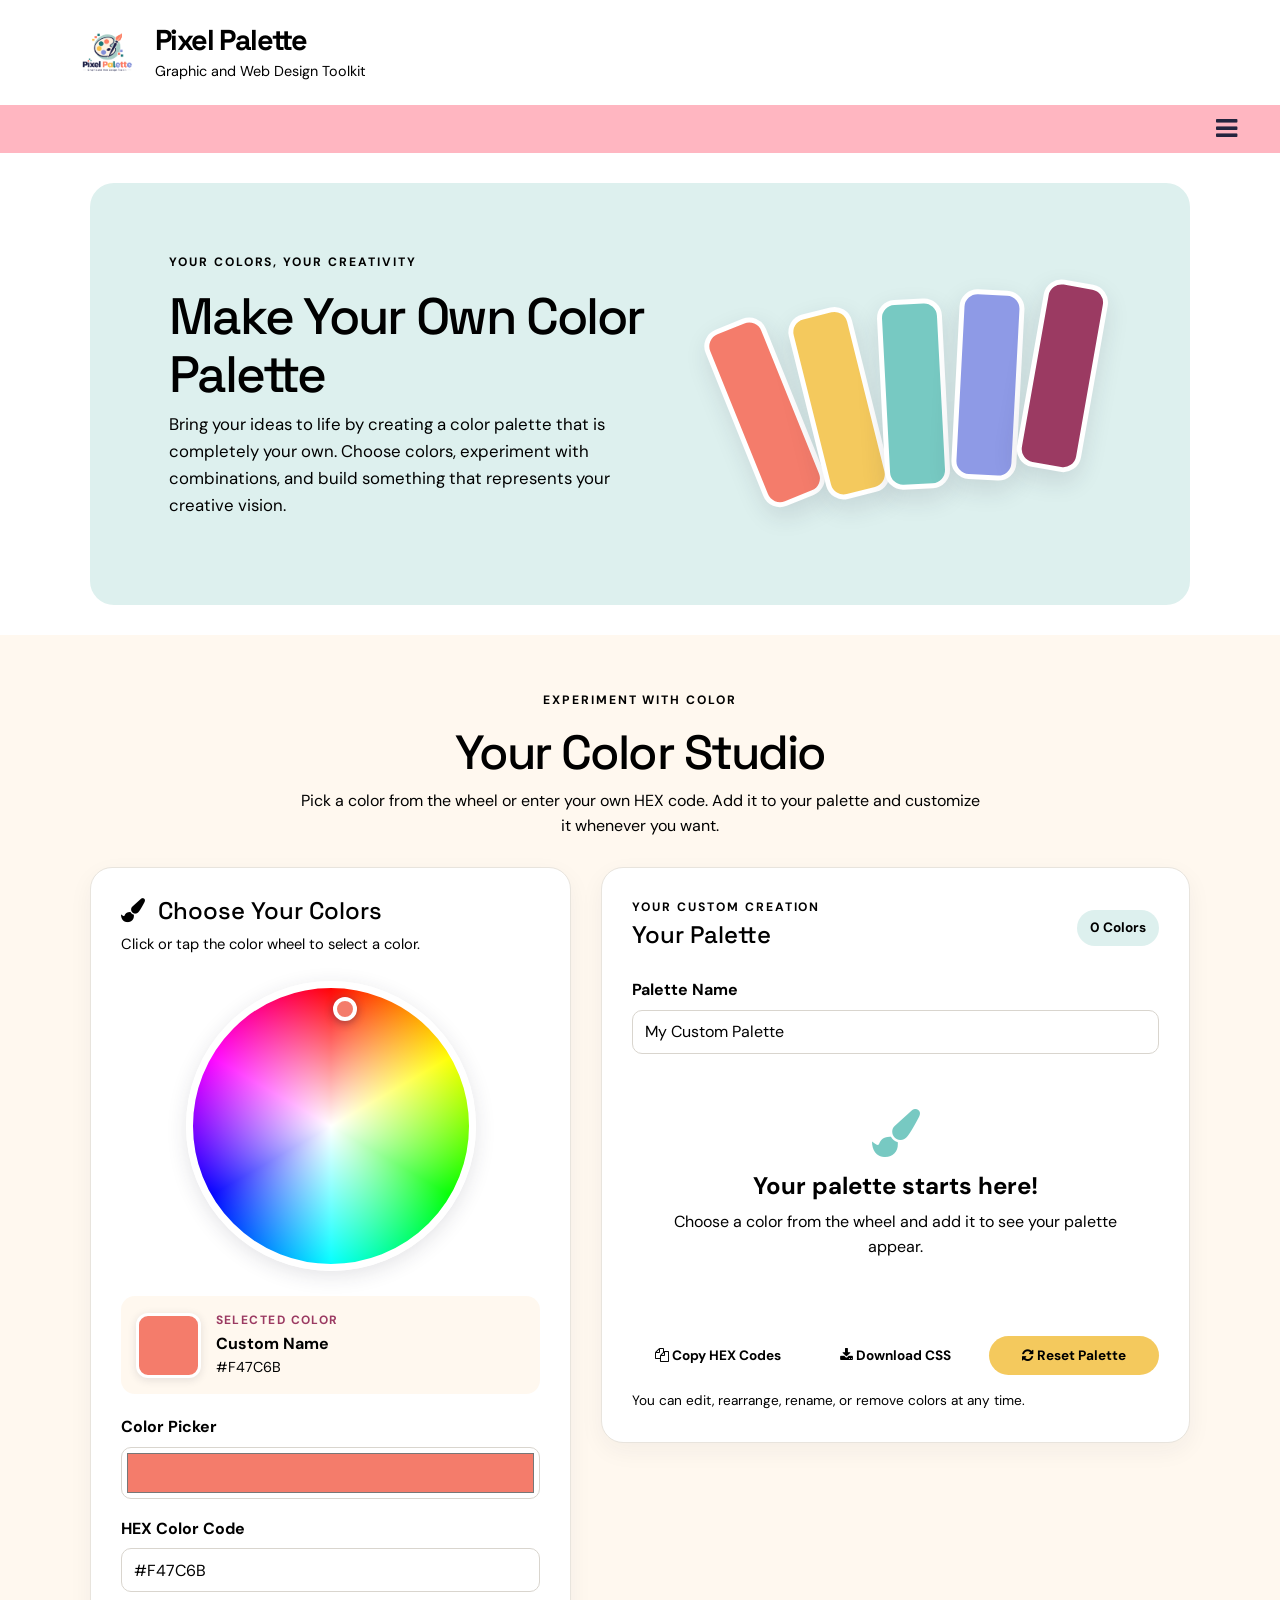
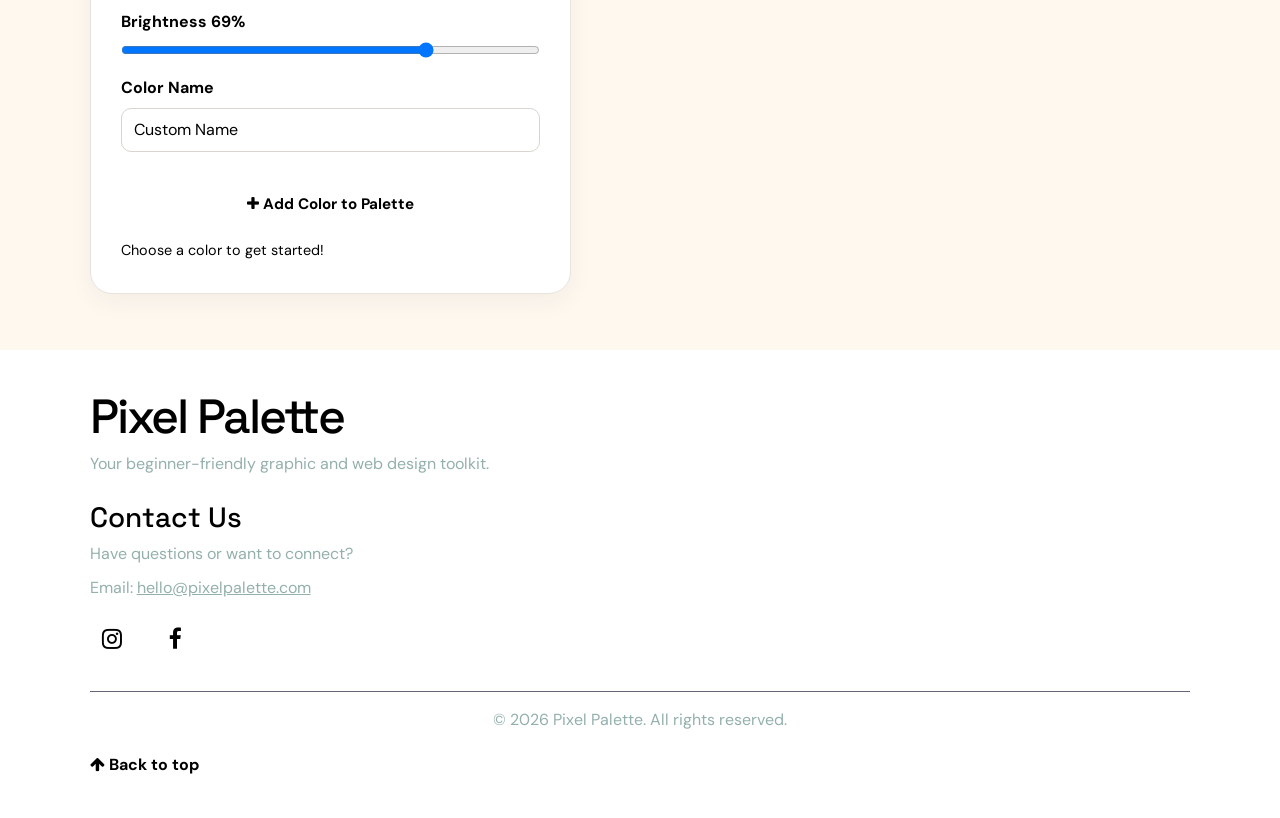
<file: CreatePalette.html>
<!doctype html>
<html lang="en">

<head>
    <title>Make Your Own Palette | Pixel Palette</title>

    <meta charset="UTF-8">
    <meta name="viewport" content="width=device-width, initial-scale=1.0">
    <meta name="description" content="Create your own custom color palette with the interactive Pixel Palette color studio.">

    <link rel="preconnect" href="https://fonts.googleapis.com">
    <link rel="preconnect" href="https://fonts.gstatic.com" crossorigin>

    <link href="https://fonts.googleapis.com/css2?family=DM+Sans:wght@400;500;600;700&family=Space+Grotesk:wght@400;500;600;700&display=swap" rel="stylesheet">

    <link rel="stylesheet" href="https://www.w3schools.com/w3css/6/w3.css">
    <link href="https://cdn.jsdelivr.net/npm/bootstrap@5.3.3/dist/css/bootstrap.min.css" rel="stylesheet">
    <link rel="stylesheet" href="https://cdnjs.cloudflare.com/ajax/libs/font-awesome/4.7.0/css/font-awesome.min.css">
    <link href="Final.css" rel="stylesheet">
</head>

<body>

<a class="skip-link" href="#main-content">Skip to main content</a>

<div class="wrapper">

    <!-- Header -->
    <header class="site-header" id="home">

        <div class="brand">

            <img src="Finalimg/Logo.png"
                alt="Pixel Palette Logo"
                class="brand-logo">

            <div>
                <h1>Pixel Palette</h1>
                <p>Graphic and Web Design Toolkit</p>
            </div>

        </div>

    </header>

    <!-- Main Navigation -->
    <nav class="w3-container" aria-label="Main navigation">

        <ul class="nav my-nav">

            <li class="nav-item menu-nav-item">

                <button type="button"
                    id="menu-toggle"
                    class="menu-toggle"
                    aria-label="Open pages menu"
                    aria-expanded="false"
                    aria-controls="pages-menu">

                    <i class="fa fa-bars" aria-hidden="true"></i>

                </button>

            </li>

        </ul>

    </nav>

    <!-- Hidden Pages Menu -->
    <nav id="pages-menu"
        class="pages-menu"
        aria-label="Additional pages"
        hidden>

        <div class="menu-header">

            <h2>Explore Pixel Palette</h2>

            <button type="button"
                id="menu-close"
                class="menu-close"
                aria-label="Close pages menu">

                <i class="fa fa-times" aria-hidden="true"></i>

            </button>

        </div>

        <p class="menu-heading">Explore More</p>

        <a href="index.html">
            <i class="fa fa-home" aria-hidden="true"></i>
            Home
        </a>

        <a href="Inspiration.html">
            <i class="fa fa-picture-o" aria-hidden="true"></i>
            Get Inspiration
        </a>

        <a href="CreatePalette.html" aria-current="page">
            <i class="fa fa-paint-brush" aria-hidden="true"></i>
            Make Your Own Palette
        </a>

        <a href="ColorTheory.html">
            <i class="fa fa-tint" aria-hidden="true"></i>
            Color Theory
        </a>

        <a href="Typography.html">
            <i class="fa fa-font" aria-hidden="true"></i>
            Typography &amp; Fonts
        </a>

        <a href="About.html">
            <i class="fa fa-info-circle" aria-hidden="true"></i>
            About
        </a>

    </nav>

    <!-- Main Content -->
    <main id="main-content" class="create-palette-page" tabindex="-1">

        <!-- Hero -->
        <section class="hero create-palette-hero"
            aria-labelledby="create-palette-heading">

            <div class="create-palette-hero-content">

                <p class="eyebrow">Your colors, your creativity</p>

                <h2 id="create-palette-heading">
                    Make Your Own <span>Color Palette</span>
                </h2>

                <p>
                    Bring your ideas to life by creating a color palette
                    that is completely your own. Choose colors, experiment
                    with combinations, and build something that represents
                    your creative vision.
                </p>

            </div>

            <div class="create-palette-hero-art"
                aria-hidden="true">

                <div class="hero-color-card hero-color-one"></div>
                <div class="hero-color-card hero-color-two"></div>
                <div class="hero-color-card hero-color-three"></div>
                <div class="hero-color-card hero-color-four"></div>
                <div class="hero-color-card hero-color-five"></div>

            </div>

        </section>

        <!-- Palette Studio -->
        <section class="section w3-container palette-studio"
            id="palette-studio"
            aria-labelledby="studio-heading">

            <div class="section-heading">

                <p class="eyebrow">Experiment with color</p>

                <h2 id="studio-heading">Your Color Studio</h2>

                <p>
                    Pick a color from the wheel or enter your own HEX code.
                    Add it to your palette and customize it whenever you want.
                </p>

            </div>

            <div class="palette-studio-layout">

                <!-- Color Picker -->
                <div class="color-picker-panel">

                    <h3>
                        <i class="fa fa-paint-brush" aria-hidden="true"></i>
                        Choose Your Colors
                    </h3>

                    <p class="studio-instructions">
                        Click or tap the color wheel to select a color.
                    </p>

                    <div class="color-wheel-picker"
                        id="color-wheel-picker"
                        role="application"
                        aria-label="Interactive color wheel. Click or tap to select a color.">

                        <div class="color-wheel-marker"
                            id="color-wheel-marker"></div>

                    </div>

                    <div class="selected-color-preview">

                        <div class="selected-color-box"
                            id="selected-color-box"></div>

                        <div>
                            <span class="font-label">SELECTED COLOR</span>
                            <strong id="selected-color-name">Custom Color</strong>
                            <span id="selected-color-hex">#F47C6B</span>
                        </div>

                    </div>

                    <div class="color-control-group">

                        <label for="color-input">Color Picker</label>

                        <input type="color"
                            id="color-input"
                            value="#F47C6B">

                    </div>

                    <div class="color-control-group">

                        <label for="hex-input">HEX Color Code</label>

                        <input type="text"
                            id="hex-input"
                            value="#F47C6B"
                            maxlength="7"
                            placeholder="#F47C6B">

                    </div>

                    <div class="color-control-group">

                        <label for="brightness-input">
                            Brightness
                            <span id="brightness-value">50%</span>
                        </label>

                        <input type="range"
                            id="brightness-input"
                            min="10"
                            max="90"
                            value="50">

                    </div>

                    <div class="color-control-group">

                        <label for="color-name-input">Color Name</label>

                        <input type="text"
                            id="color-name-input"
                            maxlength="30"
                            value="Custom Name"
                            placeholder="Name your color">

                    </div>

                    <button type="button"
                        class="button add-color-button"
                        id="add-color-button">

                        <i class="fa fa-plus" aria-hidden="true"></i>
                        Add Color to Palette

                    </button>

                    <p class="studio-status"
                        id="studio-status"
                        role="status"
                        aria-live="polite">
                        Choose a color to get started!
                    </p>

                </div>

                <!-- Palette Preview -->
                <div class="palette-preview-panel">

                    <div class="palette-title-area">

                        <div>
                            <p class="eyebrow">Your custom creation</p>
                            <h3>Your Palette</h3>
                        </div>

                        <span class="color-count" id="color-count">
                            0 Colors
                        </span>

                    </div>

                    <div class="palette-name-control">

                        <label for="palette-name">Palette Name</label>

                        <input type="text"
                            id="palette-name"
                            maxlength="40"
                            value="My Custom Palette"
                            placeholder="Give your palette a name">

                    </div>

                    <div class="palette-display"
                        id="palette-display">

                        <div class="empty-palette">
                            <i class="fa fa-paint-brush fa-3x"
                                aria-hidden="true"></i>

                            <h4>Your palette starts here!</h4>

                            <p>
                                Choose a color from the wheel and add it
                                to see your palette appear.
                            </p>
                        </div>

                    </div>

                    <div class="palette-actions">

                        <button type="button"
                            class="button button-dark"
                            id="copy-palette-button">

                            <i class="fa fa-copy" aria-hidden="true"></i>
                            Copy HEX Codes

                        </button>

                        <button type="button"
                            class="button"
                            id="download-palette-button">

                            <i class="fa fa-download" aria-hidden="true"></i>
                            Download CSS

                        </button>

                        <button type="button"
                            class="button reset-palette-button"
                            id="reset-palette-button">

                            <i class="fa fa-refresh" aria-hidden="true"></i>
                            Reset Palette

                        </button>

                    </div>

                    <p class="palette-help">
                        You can edit, rearrange, rename, or remove
                        colors at any time.
                    </p>

                </div>

            </div>

        </section>


    </main>

    <!-- Footer -->
    <footer>

        <div class="footer-brand">

            <h2>Pixel Palette</h2>

            <p>Your beginner-friendly graphic and web design toolkit.</p>

        </div>

        <div class="footer-contact">

            <h3>Contact Us</h3>

            <p>Have questions or want to connect?</p>

            <p>
                Email:
                <a href="mailto:hello@pixelpalette.com">
                    hello@pixelpalette.com
                </a>
            </p>

            <div class="social-icons">

                <a href="https://www.instagram.com/"
                    target="_blank"
                    rel="noopener noreferrer"
                    aria-label="Visit Instagram">

                    <i class="fa fa-instagram"
                        aria-hidden="true"></i>

                </a>

                <a href="https://www.facebook.com/"
                    target="_blank"
                    rel="noopener noreferrer"
                    aria-label="Visit Facebook">

                    <i class="fa fa-facebook"
                        aria-hidden="true"></i>

                </a>

            </div>

        </div>

        <p class="copyright">
            &copy; 2026 Pixel Palette. All rights reserved.
        </p>

        <a href="#home" class="back-to-top">
            <i class="fa fa-arrow-up" aria-hidden="true"></i>
            Back to top
        </a>

    </footer>

</div>

<script src="https://cdn.jsdelivr.net/npm/bootstrap@5.3.3/dist/js/bootstrap.bundle.min.js"></script>
<script src="Final.js"></script>

</body>
</html>
</file>
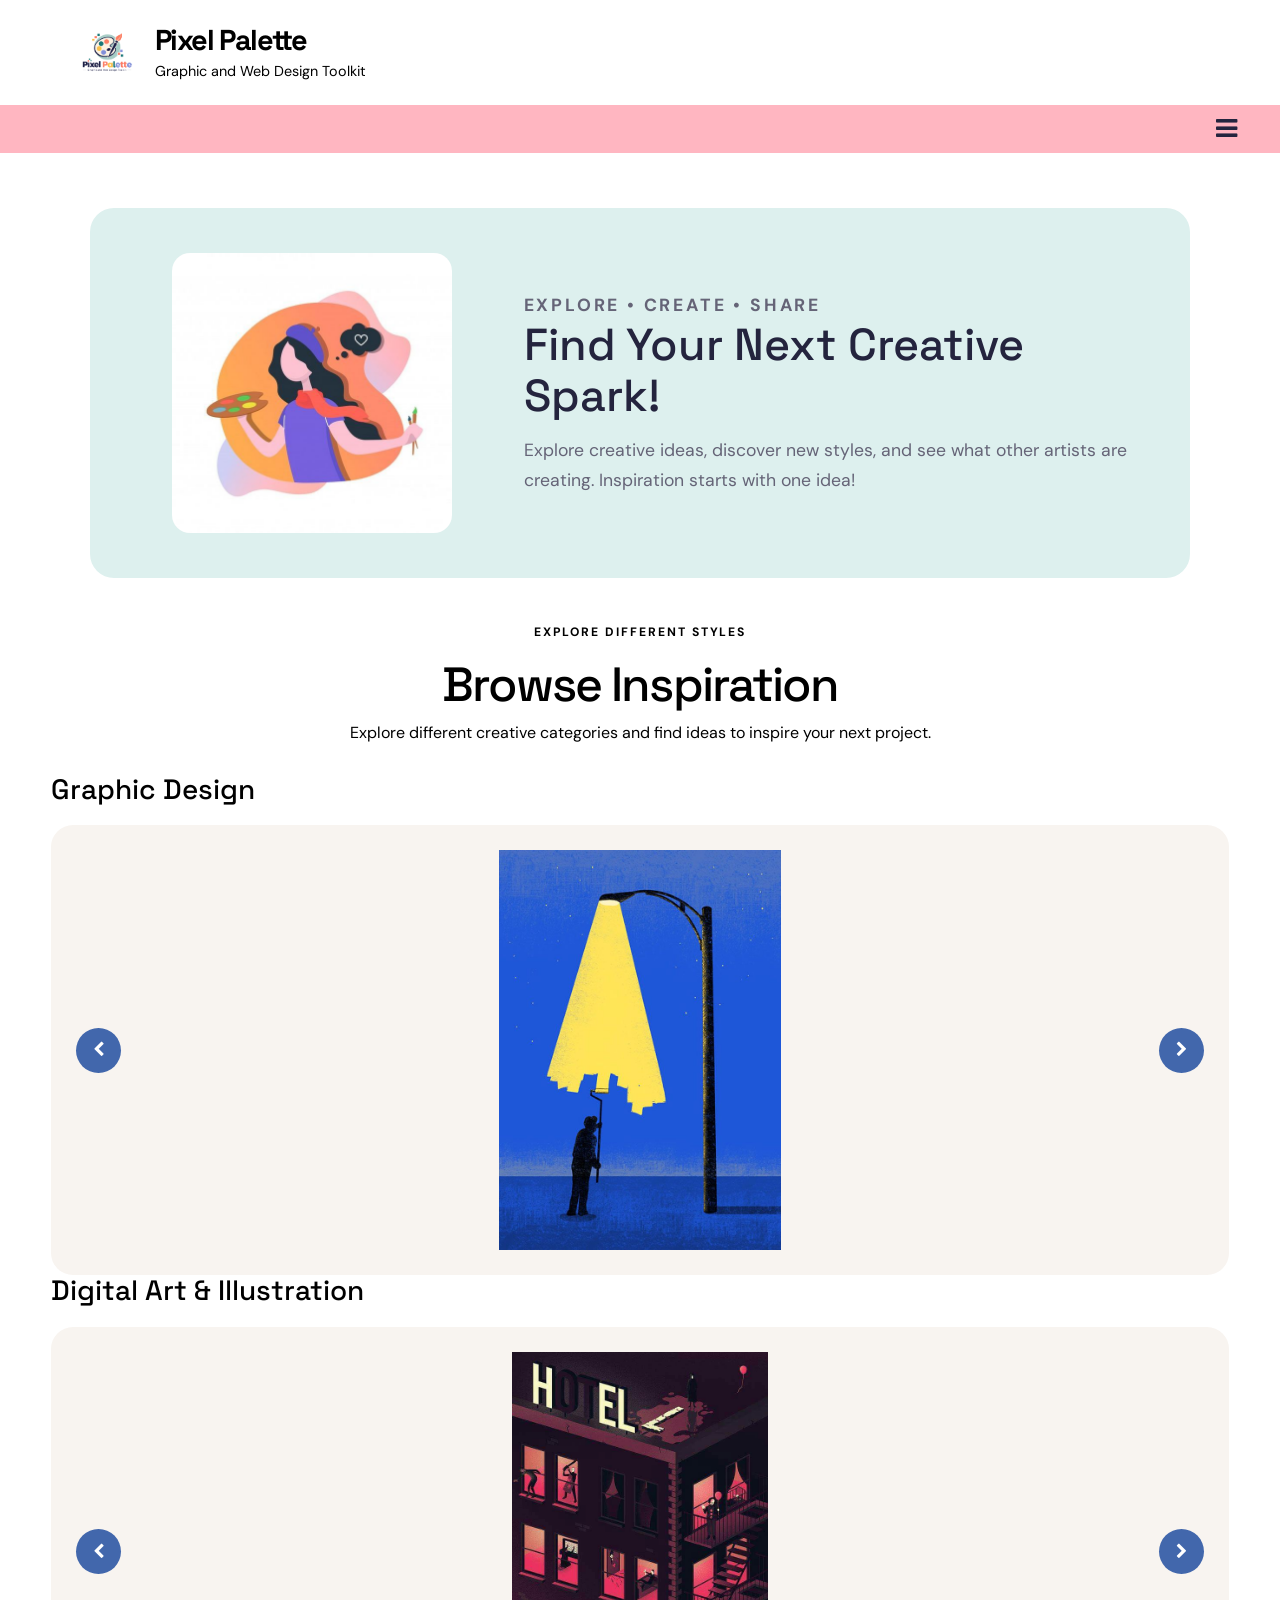
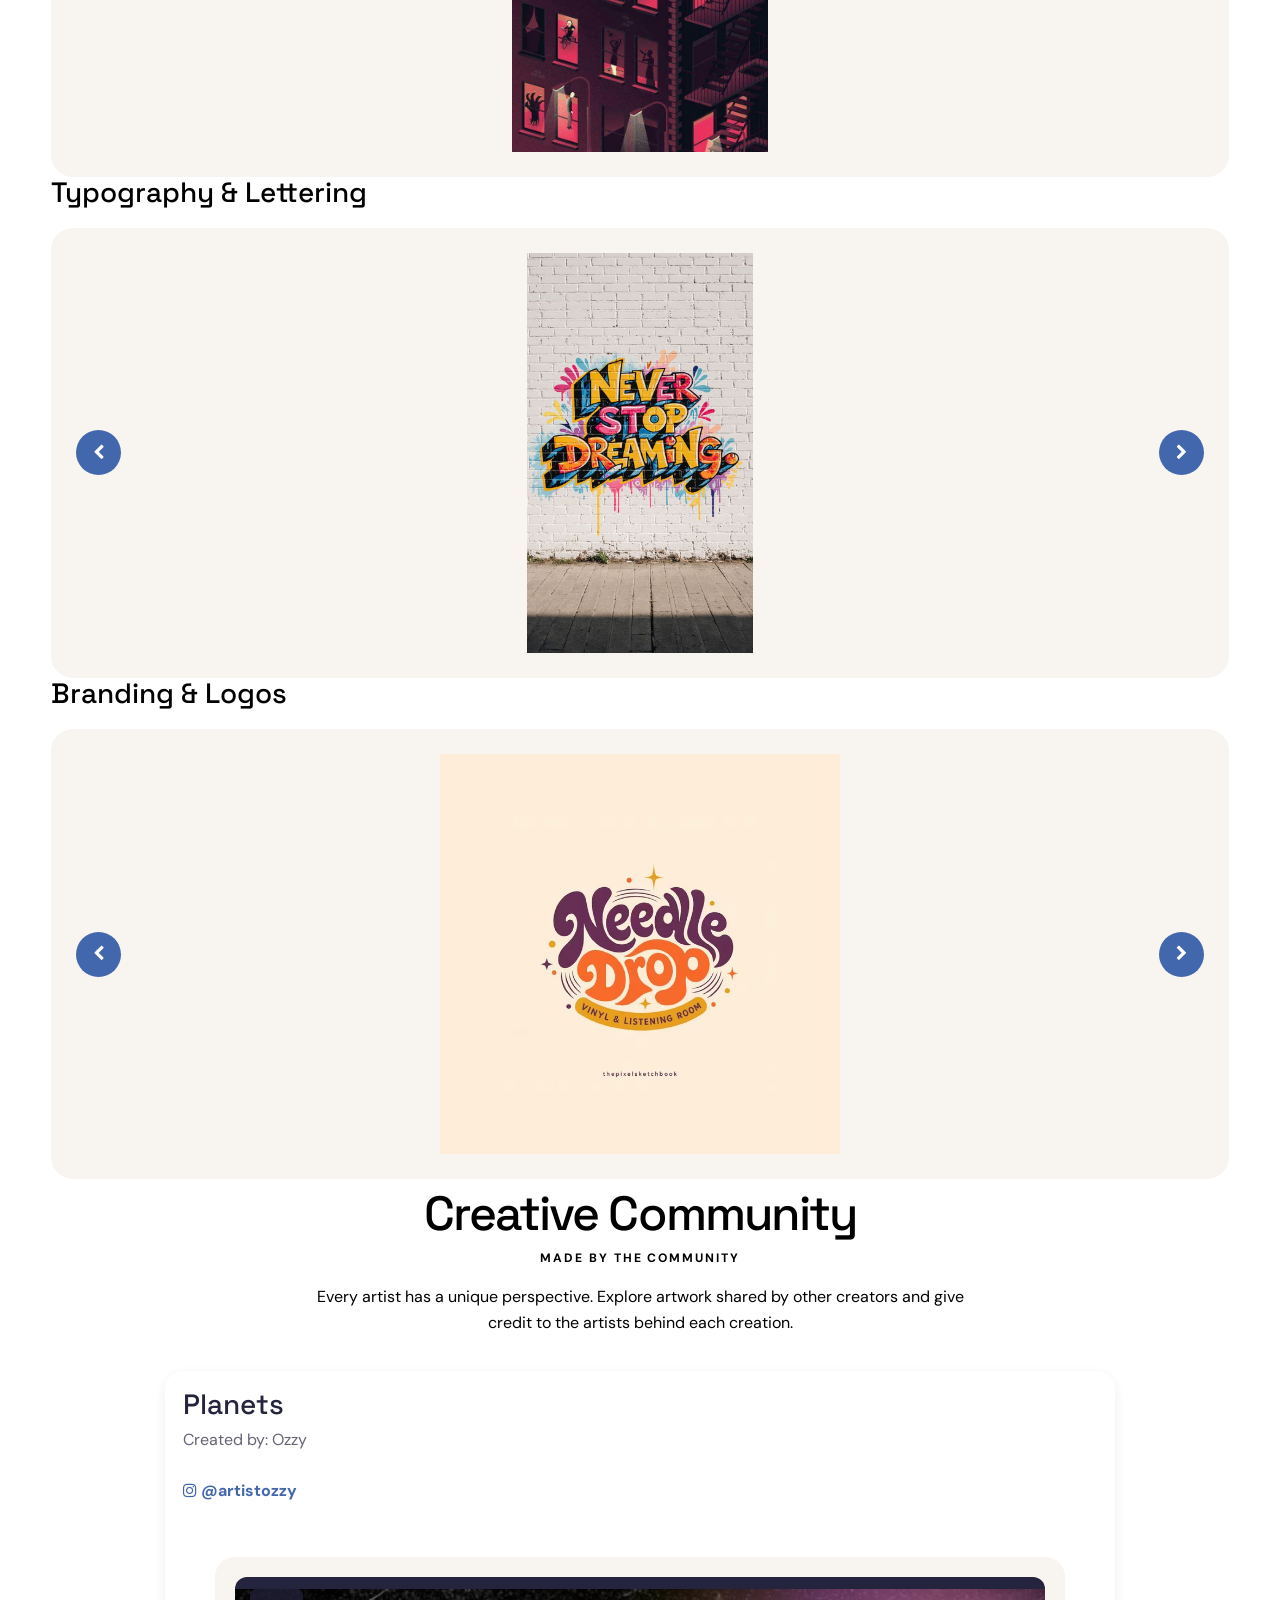
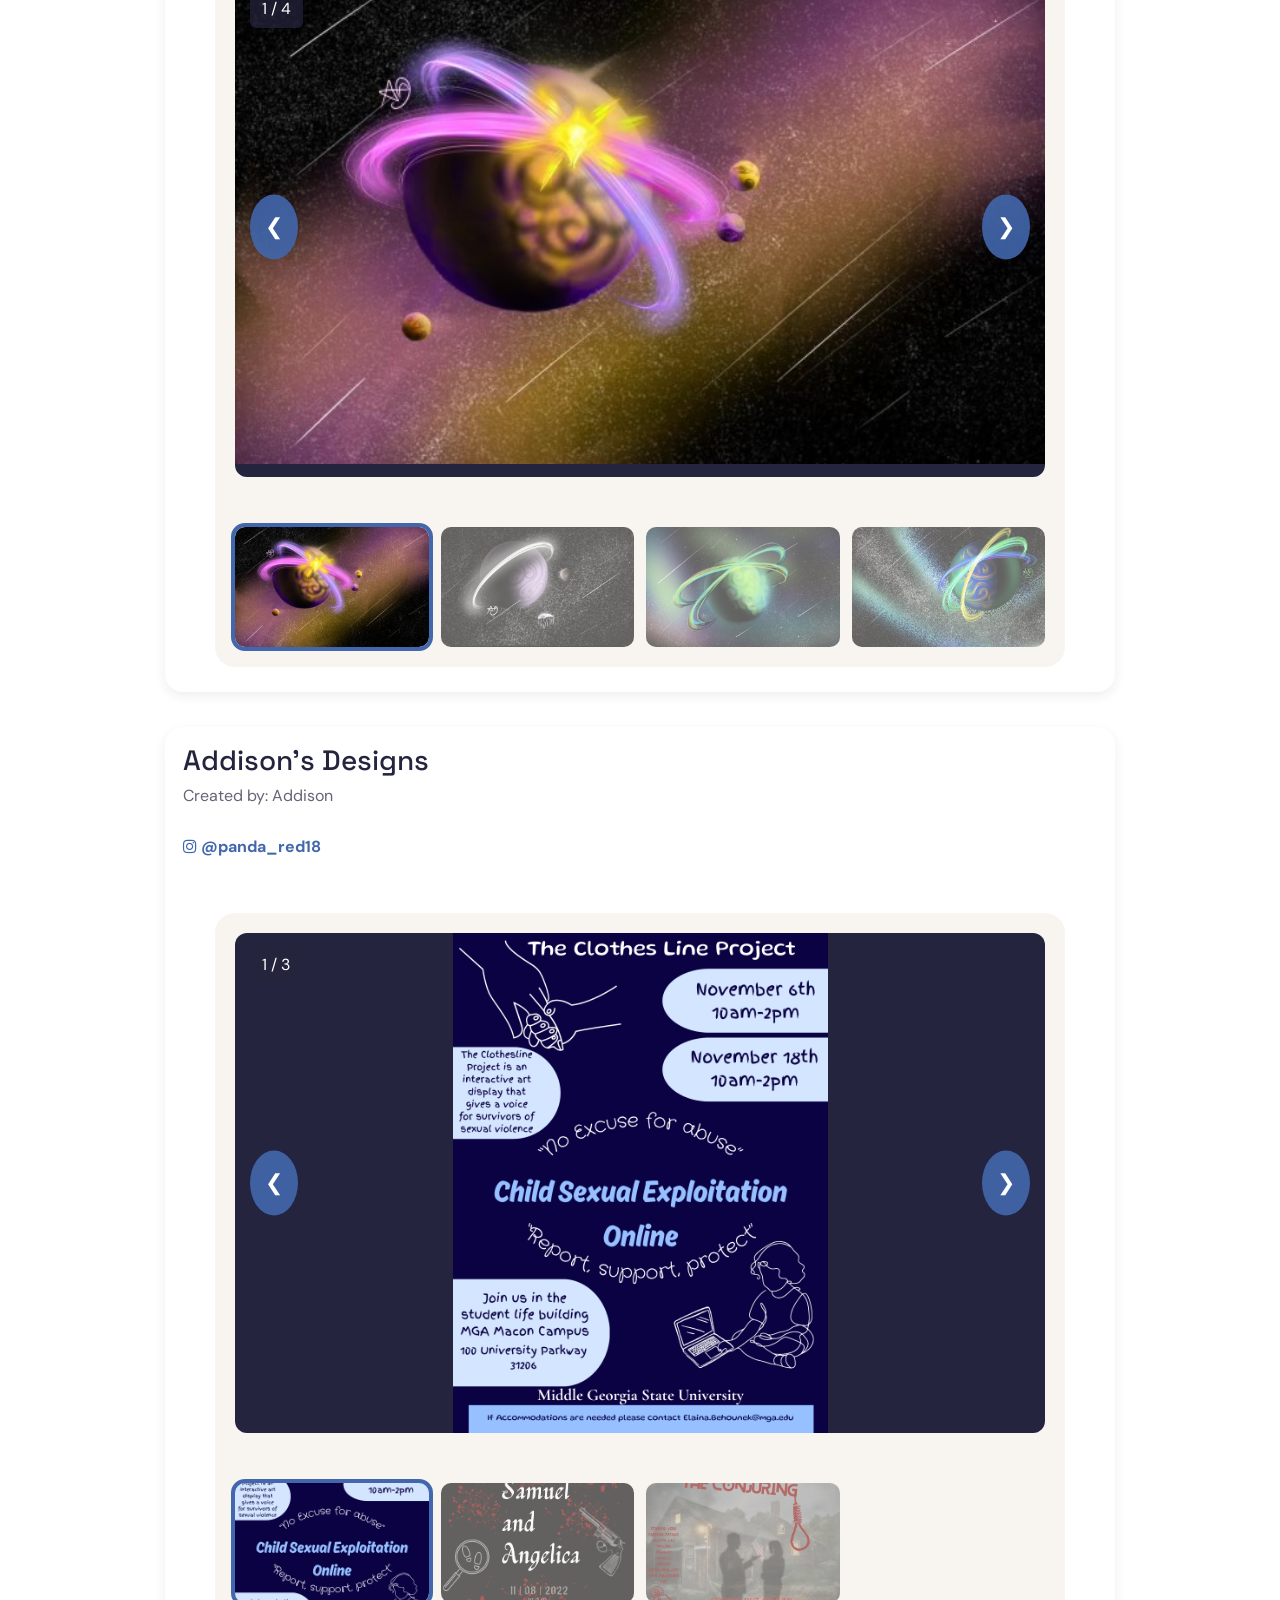
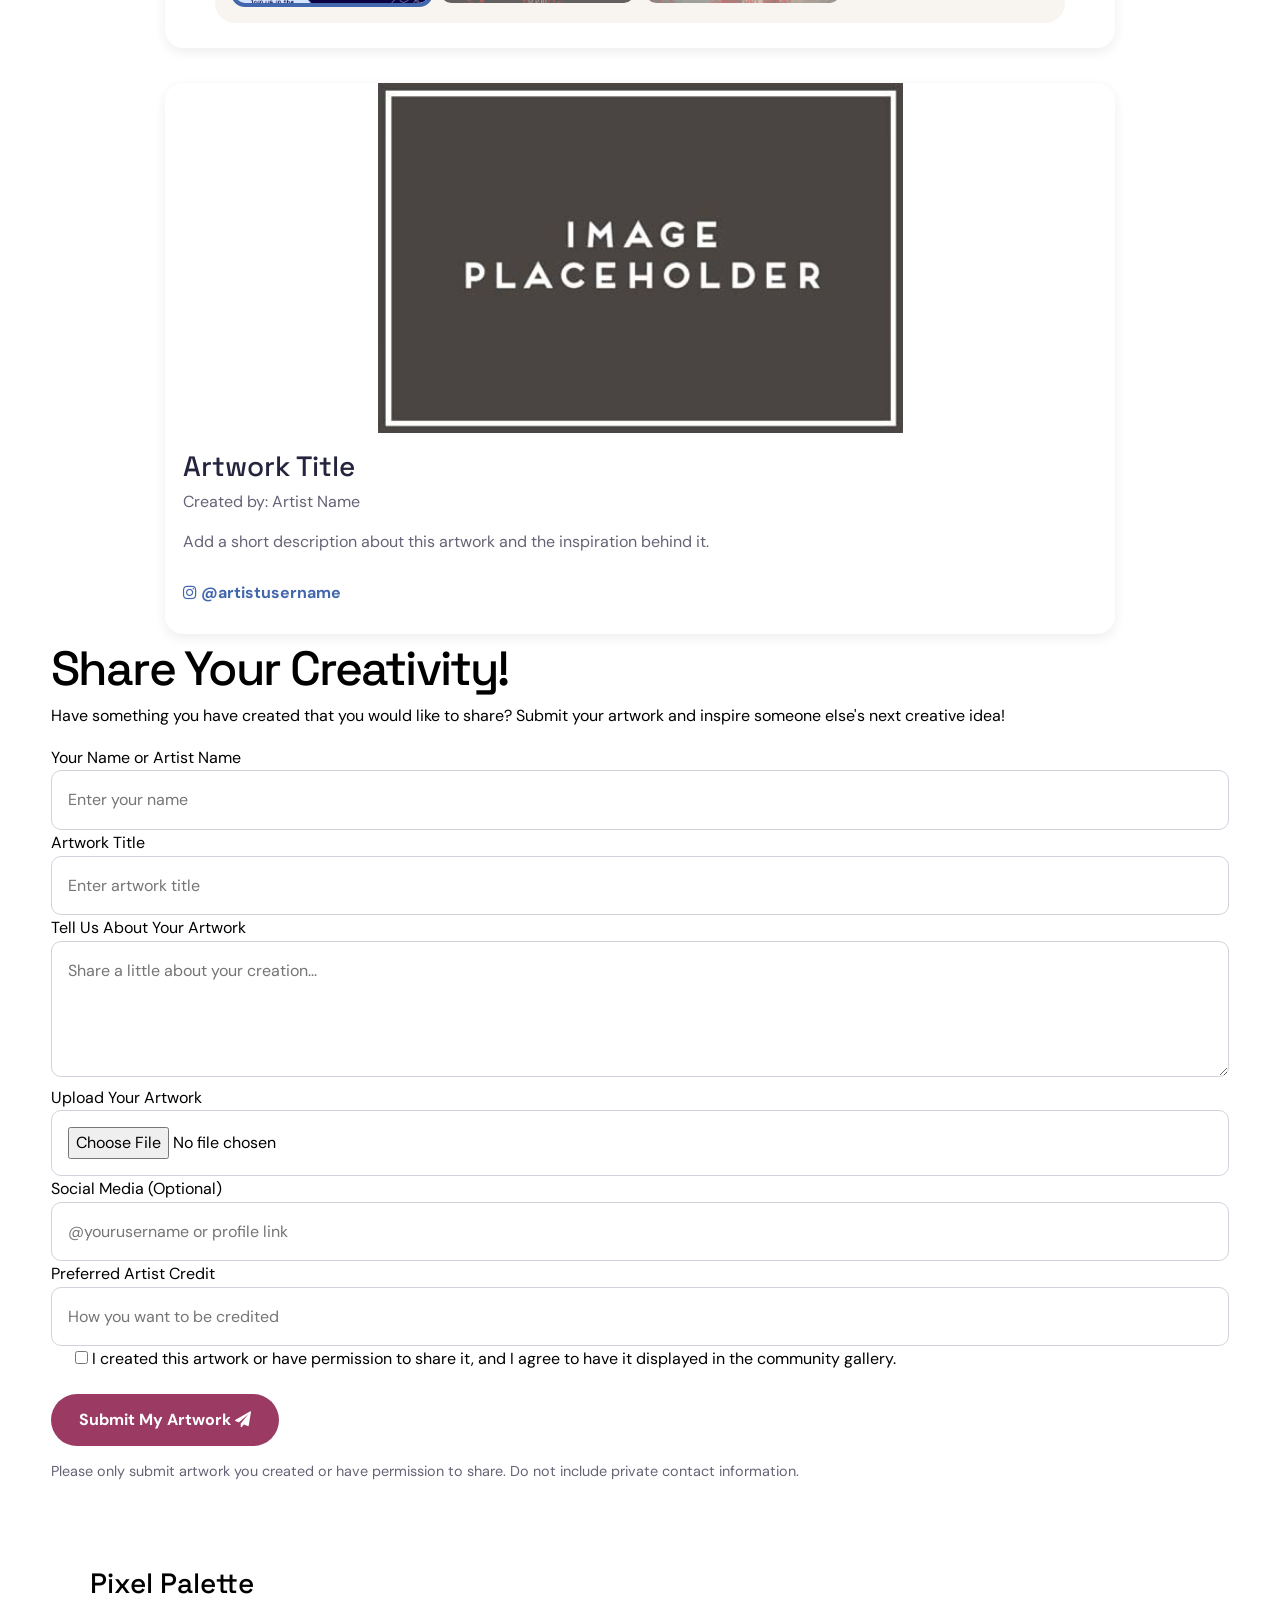
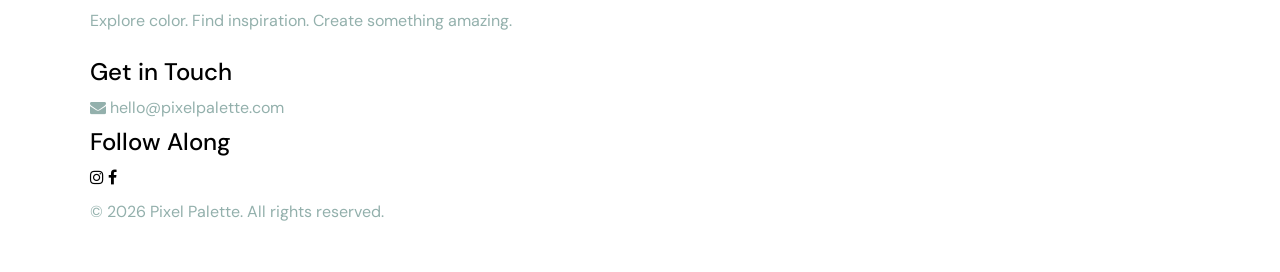
<file: Inspiration.html>
<!doctype html>
<html lang="en">

<head>
    <title>Get Inspiration | Pixel Palette</title>

    <meta charset="UTF-8">
    <meta name="viewport" content="width=device-width, initial-scale=1.0">
    <meta name="description" content="Explore creative inspiration, discover artwork, and share your own designs with the Pixel Palette community.">

    <link href="https://fonts.googleapis.com/css2?family=DM+Sans:wght@400;500;600;700&family=Space+Grotesk:wght@400;500;600;700&display=swap" rel="stylesheet">

    <link rel="stylesheet" href="https://www.w3schools.com/w3css/6/w3.css">
    <link rel="stylesheet" href="https://cdn.jsdelivr.net/npm/bootstrap@5.3.3/dist/css/bootstrap.min.css">
    <link rel="stylesheet" href="https://cdnjs.cloudflare.com/ajax/libs/font-awesome/4.7.0/css/font-awesome.min.css">

    <link rel="stylesheet" href="Final.css">
</head>

<body>

<!-- Header -->
<header class="site-header" id="home">
    <div class="brand">
        <img
            src="Finalimg/Logo.png"
            alt="Pixel Palette Logo"
            class="brand-logo">

        <div>
            <h1>Pixel Palette</h1>
            <p>Graphic and Web Design Toolkit</p>
        </div>
    </div>
</header>

<!-- Navigation -->
<div>
    <nav class="w3-container" aria-label="Main navigation">
        <ul class="nav my-nav">

            <!-- Hamburger Menu Button -->
            <li class="nav-item menu-nav-item">
                <button type="button"
                    id="menu-toggle"
                    class="menu-toggle"
                    aria-label="Open pages menu"
                    aria-expanded="false"
                    aria-controls="pages-menu">
                    <i class="fa fa-bars" aria-hidden="true"></i>
                </button>
            </li>

        </ul>
    </nav>

    <!-- Hidden Pages Menu -->
    <nav id="pages-menu" class="pages-menu"
        aria-label="Additional pages" hidden>

        <div class="menu-header">
            <h2>Explore Pixel Palette</h2>

            <button type="button"
                id="menu-close"
                class="menu-close"
                aria-label="Close pages menu">
                <i class="fa fa-times" aria-hidden="true"></i>
            </button>
        </div>

        <p class="menu-heading">Explore More</p>

        <a href="index.html">
            <i class="fa fa-home" aria-hidden="true"></i>
            Home
        </a>

        <a href="Inspiration.html">
            <i class="fa fa-picture-o" aria-hidden="true"></i>
            Get Inspiration
        </a>

        <a href="CreatePalette.html">
            <i class="fa fa-paint-brush" aria-hidden="true"></i>
            Make Your Own Palette
        </a>

        <a href="ColorTheory.html">
            <i class="fa fa-tint" aria-hidden="true"></i>
            Color Theory
        </a>

        <a href="Typography.html">
            <i class="fa fa-font" aria-hidden="true"></i>
            Typography &amp; Fonts
        </a>

        <a href="About.html">
            <i class="fa fa-info-circle" aria-hidden="true"></i>
            About
        </a>

    </nav>
</div>

    <!-- Main Content -->
    <main id="main-content" class="inspiration-page" tabindex="-1">

        <!-- Hero Section -->
        <section class="hero inspiration-hero"
            aria-labelledby="inspiration-heading">

            <div class="inspiration-hero-content">

                <p class="eyebrow">Explore • Create • Share</p>

                <h1 id="inspiration-heading">
                    Find Your Next Creative Spark!
                </h1>

                <p>
                    Explore creative ideas, discover new styles, and see
                    what other artists are creating. Inspiration starts
                    with one idea!
                </p>

            </div>

            <div class="inspiration-hero-image">
    <img src="Finalimg/Inspo.jpg"
        alt="Creative inspiration collage"
        class="hero-image">
</div>
        </section>

        <!-- Inspiration Categories -->
        <section class="inspiration-categories"
            id="inspiration-categories"
            aria-labelledby="categories-heading">

            <div class="section-heading">
                <p class="eyebrow">Explore different styles</p>
                <h2 id="categories-heading">Browse Inspiration</h2>
                <p>
                    Explore different creative categories and find ideas
                    to inspire your next project.
                </p>
            </div>

            <!-- Graphic Design Slideshow -->
<section class="inspiration-category"
    aria-labelledby="graphic-heading">

    <div class="category-heading">
        <h3 id="graphic-heading">Graphic Design</h3>
    </div>

    <div class="inspiration-slideshow" data-slideshow>

        <button class="slide-button previous-slide"
            type="button"
            aria-label="Previous graphic design image">
            <i class="fa fa-chevron-left"></i>
        </button>

        <div class="slide-track">

            <div class="inspiration-slide">
                <img src="Finalimg/Lamp.jpg" alt="Lamp graphic design inspiration">
            </div>

            <div class="inspiration-slide">
                <img src="Finalimg/NYC.jpg" alt="New York City graphic design inspiration">
            </div>

            <div class="inspiration-slide">
                <img src="Finalimg/Car.jpg" alt="Car graphic design inspiration">
            </div>

            <div class="inspiration-slide">
                <img src="Finalimg/Trees.jpg" alt="Trees graphic design inspiration">
            </div>

            <div class="inspiration-slide">
                <img src="Finalimg/TVs.jpg" alt="Televisions graphic design inspiration">
            </div>

            <div class="inspiration-slide">
                <img src="Finalimg/Man.jpg" alt="Man graphic design inspiration">
            </div>

            <div class="inspiration-slide">
                <img src="Finalimg/Fish.png" alt="Fish graphic design inspiration">
            </div>

            <div class="inspiration-slide">
                <img src="Finalimg/Cat.jpg" alt="Cat graphic design inspiration">
            </div>

            <div class="inspiration-slide">
                <img src="Finalimg/Coffee.jpg" alt="Coffee graphic design inspiration">
            </div>

            <div class="inspiration-slide">
                <img src="Finalimg/Retro.jpg" alt="Retro graphic design inspiration">
            </div>

        </div>

        <button class="slide-button next-slide"
            type="button"
            aria-label="Next graphic design image">
            <i class="fa fa-chevron-right"></i>
        </button>

    </div>
</section>

            <!-- Digital Art Slideshow -->
<section class="inspiration-category"
    aria-labelledby="digital-heading">

    <div class="category-heading">
        <h3 id="digital-heading">Digital Art &amp; Illustration</h3>
    </div>

    <div class="inspiration-slideshow" data-slideshow>

        <button class="slide-button previous-slide"
            type="button"
            aria-label="Previous digital art image">
            <i class="fa fa-chevron-left"></i>
        </button>

        <div class="slide-track">

            <div class="inspiration-slide">
                <img src="Finalimg/Hotel.jpg" alt="Hotel digital art inspiration">
            </div>

            <div class="inspiration-slide">
                <img src="Finalimg/Fox.jpg" alt="Fox digital art inspiration">
            </div>

            <div class="inspiration-slide">
                <img src="Finalimg/Post.png" alt="Post digital art inspiration">
            </div>

            <div class="inspiration-slide">
                <img src="Finalimg/Window.jpg" alt="Window digital art inspiration">
            </div>

            <div class="inspiration-slide">
                <img src="Finalimg/Lips.jpg" alt="Lips digital art inspiration">
            </div>

            <div class="inspiration-slide">
                <img src="Finalimg/Road.jpg" alt="Road digital art inspiration">
            </div>

            <div class="inspiration-slide">
                <img src="Finalimg/Pancakes.jpg" alt="Pancakes digital art inspiration">
            </div>

            <div class="inspiration-slide">
                <img src="Finalimg/Light.jpg" alt="Light digital art inspiration">
            </div>

            <div class="inspiration-slide">
                <img src="Finalimg/Plant.jpg" alt="Plant digital art inspiration">
            </div>

            <div class="inspiration-slide">
                <img src="Finalimg/Street.jpg" alt="Street digital art inspiration">
            </div>

        </div>

        <button class="slide-button next-slide"
            type="button"
            aria-label="Next digital art image">
            <i class="fa fa-chevron-right"></i>
        </button>

    </div>
</section>

            <!-- Typography Slideshow -->
<section class="inspiration-category"
    aria-labelledby="typography-heading">

    <div class="category-heading">
        <h3 id="typography-heading">Typography &amp; Lettering</h3>
    </div>

    <div class="inspiration-slideshow" data-slideshow>

        <button class="slide-button previous-slide"
            type="button"
            aria-label="Previous typography image">
            <i class="fa fa-chevron-left"></i>
        </button>

        <div class="slide-track">

            <div class="inspiration-slide">
                <img src="Finalimg/Graffiti.jpg" alt="Graffiti typography inspiration">
            </div>

            <div class="inspiration-slide">
                <img src="Finalimg/Stay.jpg" alt="Stay lettering inspiration">
            </div>

            <div class="inspiration-slide">
                <img src="Finalimg/Clouds.jpg" alt="Clouds typography inspiration">
            </div>

            <div class="inspiration-slide">
                <img src="Finalimg/Apple.jpg" alt="Apple typography inspiration">
            </div>

            <div class="inspiration-slide">
                <img src="Finalimg/Never.jpg" alt="Never lettering inspiration">
            </div>

            <div class="inspiration-slide">
                <img src="Finalimg/Broken.jpg" alt="Broken typography inspiration">
            </div>

        </div>

        <button class="slide-button next-slide"
            type="button"
            aria-label="Next typography image">
            <i class="fa fa-chevron-right"></i>
        </button>

    </div>
</section>

            <!-- Branding Slideshow -->
<section class="inspiration-category"
    aria-labelledby="branding-heading">

    <div class="category-heading">
        <h3 id="branding-heading">Branding &amp; Logos</h3>
    </div>

    <div class="inspiration-slideshow" data-slideshow>

        <button class="slide-button previous-slide"
            type="button" aria-label="Previous branding image">
            <i class="fa fa-chevron-left"></i>
        </button>

        <div class="slide-track">

            <div class="inspiration-slide">
                <img src="Finalimg/Needle.jpg" alt="Needle branding design">
            </div>

            <div class="inspiration-slide">
                <img src="Finalimg/Citrus.jpg" alt="Citrus branding design">
            </div>

            <div class="inspiration-slide">
                <img src="Finalimg/Bakery.jpg" alt="Bakery branding design">
            </div>

            <div class="inspiration-slide">
                <img src="Finalimg/Adidas.jpg" alt="Adidas branding design">
            </div>

            <div class="inspiration-slide">
                <img src="Finalimg/R.jpg" alt="R branding design">
            </div>

            <div class="inspiration-slide">
                <img src="Finalimg/Nextin.jpg" alt="Nextin branding design">
            </div>

            <div class="inspiration-slide">
                <img src="Finalimg/Groovia.jpg" alt="Groovia branding design">
            </div>

            <div class="inspiration-slide">
                <img src="Finalimg/Jam.jpg" alt="Jam branding design">
            </div>

            <div class="inspiration-slide">
                <img src="Finalimg/Floral.jpg" alt="Floral branding design">
            </div>

            <div class="inspiration-slide">
                <img src="Finalimg/Paint.jpg" alt="Paint branding design">
            </div>

        </div>

        <button class="slide-button next-slide"
            type="button" aria-label="Next branding image">
            <i class="fa fa-chevron-right"></i>
        </button>

    </div>
</section>
</section>

<!-- Community Gallery -->
<section class="community-gallery"
    aria-labelledby="community-heading">

    <div class="section-heading">
        <h2 id="community-heading">Creative Community</h2>
		        <p class="eyebrow">Made by the community</p>
        <p>
            Every artist has a unique perspective. Explore artwork
            shared by other creators and give credit to the artists
            behind each creation.
        </p>
    </div>

    <div class="community-grid">

        <!-- Ozzy's Planted Collection -->
<article class="community-card planted-card">

    <div class="community-card-content">
        <h3>Planets</h3>
        <p class="artist-name">Created by: Ozzy</p>

        <a href="https://www.instagram.com/artistozzy/"
            class="artist-social" target="_blank"
            rel="noopener noreferrer">
            <i class="fa fa-instagram"></i>
            @artistozzy
        </a>
    </div>

    <!-- Planets Image Gallery -->
<div class="planets-gallery" data-planets-gallery>

    <!-- Main Images -->
    <div class="planets-main-image">

        <div class="planets-slide">
            <div class="planets-number">1 / 4</div>
            <img src="Finalimg/Yellow.jpeg"
                alt="Yellow planet artwork from the Planets collection">
        </div>

        <div class="planets-slide">
            <div class="planets-number">2 / 4</div>
            <img src="Finalimg/Purple.jpeg"
                alt="Purple planet artwork from the Planets collection">
        </div>

        <div class="planets-slide">
            <div class="planets-number">3 / 4</div>
            <img src="Finalimg/Green.jpeg"
                alt="Green planet artwork from the Planets collection">
        </div>

        <div class="planets-slide">
            <div class="planets-number">4 / 4</div>
            <img src="Finalimg/Blue.jpeg"
                alt="Blue planet artwork from the Planets collection">
        </div>

        <!-- Previous and Next Buttons -->
        <button class="planets-prev" type="button"
            aria-label="Previous image">&#10094;</button>

        <button class="planets-next" type="button"
            aria-label="Next image">&#10095;</button>

    </div>

    <!-- Image Caption -->
    <div class="planets-caption">
        <p></p>
    </div>

    <!-- Thumbnail Images -->
    <div class="planets-thumbnails">

        <div class="planets-column">
            <img class="planets-demo"
                src="Finalimg/Yellow.jpeg"
                alt="Yellow planet artwork"
                data-caption="">
        </div>

        <div class="planets-column">
            <img class="planets-demo"
                src="Finalimg/Purple.jpeg"
                alt="Purple planet artwork"
                data-caption="">
        </div>

        <div class="planets-column">
            <img class="planets-demo"
                src="Finalimg/Green.jpeg"
                alt="Green planet artwork"
                data-caption="">
        </div>

        <div class="planets-column">
            <img class="planets-demo"
                src="Finalimg/Blue.jpeg"
                alt="Blue planet artwork"
                data-caption="">
        </div>

    </div>

</div>

</article>

<!-- Addison's Artwork Collection -->
<article class="community-card planets-card">

    <div class="community-card-content">
        <h3>Addison's Designs</h3>
        <p class="artist-name">Created by: Addison</p>

        <a href="https://www.instagram.com/panda_red18/"
            class="artist-social" target="_blank"
            rel="noopener noreferrer">
            <i class="fa fa-instagram"></i>
            @panda_red18
        </a>
    </div>

    <!-- Addison's Artwork Gallery -->
    <div class="planets-gallery" data-planets-gallery>

        <!-- Main Images -->
        <div class="planets-main-image">

            <div class="planets-slide">
                <div class="planets-number">1 / 3</div>
                <img src="Finalimg/Flyer.png"
                    alt="Flyer design created by Addison">
            </div>

            <div class="planets-slide">
                <div class="planets-number">2 / 3</div>
                <img src="Finalimg/Wedding.png"
                    alt="Wedding design created by Addison">
            </div>

            <div class="planets-slide">
                <div class="planets-number">3 / 3</div>
                <img src="Finalimg/Poster.png"
                    alt="Poster design created by Addison">
            </div>

            <!-- Previous and Next Buttons -->
            <button class="planets-prev" type="button"
                aria-label="Previous image">&#10094;</button>

            <button class="planets-next" type="button"
                aria-label="Next image">&#10095;</button>

        </div>

        <!-- Image Caption -->
        <div class="planets-caption">
            <p></p>
        </div>

        <!-- Thumbnail Images -->
        <div class="planets-thumbnails">

            <div class="planets-column">
                <img class="planets-demo"
                    src="Finalimg/Flyer.png"
                    alt="Flyer design thumbnail"
                    data-caption="">
            </div>

            <div class="planets-column">
                <img class="planets-demo"
                    src="Finalimg/Wedding.png"
                    alt="Wedding design thumbnail"
                    data-caption="">
            </div>

            <div class="planets-column">
                <img class="planets-demo"
                    src="Finalimg/Poster.png"
                    alt="Poster design thumbnail"
                    data-caption="">
            </div>

        </div>

    </div>

</article>

		<!-- Submitted Artwork 3 -->
        <article class="community-card">

            <div class="community-image">
                <img src="Finalimg/Placeholder.jpg"
                    alt="Community artwork placeholder">
            </div>

            <div class="community-card-content">
                <h3>Artwork Title</h3>
                <p class="artist-name">Created by: Artist Name</p>
                <p>
                    Add a short description about this artwork
                    and the inspiration behind it.
                </p>

                <a href="#" class="artist-social">
                    <i class="fa fa-instagram"></i>
                    @artistusername
                </a>
            </div>

        </article>

    </div>

</section>

<!-- Submit Artwork -->
<section class="submit-artwork"
    id="submit-artwork"
    aria-labelledby="submit-heading">

    <div class="submit-intro">


        <h2 id="submit-heading">Share Your Creativity!</h2>

        <p>
            Have something you have created that you would like
            to share? Submit your artwork and inspire someone
            else's next creative idea!
        </p>
    </div>

    <form class="artwork-form" action="#" method="post"
    enctype="multipart/form-data">

    <input type="hidden" name="recipient"
        value="addison.horne1816@gmail.com">

    <div class="form-row">

        <div class="form-group">
            <label for="artist-name">Your Name or Artist Name</label>
            <input type="text" id="artist-name"
                name="artist-name" placeholder="Enter your name" required>
        </div>

        <div class="form-group">
            <label for="artwork-title">Artwork Title</label>
            <input type="text" id="artwork-title"
                name="artwork-title" placeholder="Enter artwork title" required>
        </div>

    </div>

    <div class="form-group">
        <label for="artwork-description">Tell Us About Your Artwork</label>
        <textarea id="artwork-description"
            name="artwork-description" rows="4"
            placeholder="Share a little about your creation..."
            required></textarea>
    </div>

    <div class="form-group">
        <label for="artwork-image">Upload Your Artwork</label>
        <input type="file" id="artwork-image"
            name="artwork-image"
            accept="image/png, image/jpeg, image/webp"
            required>
    </div>

    <div class="form-row">

        <div class="form-group">
            <label for="artist-social">Social Media (Optional)</label>
            <input type="text" id="artist-social"
                name="artist-social"
                placeholder="@yourusername or profile link">
        </div>

        <div class="form-group">
            <label for="artist-credit">Preferred Artist Credit</label>
            <input type="text" id="artist-credit"
                name="artist-credit"
                placeholder="How you want to be credited">
        </div>

    </div>

    <div class="form-check">
        <input type="checkbox" id="permission"
            name="permission" required>

        <label for="permission">
            I created this artwork or have permission to share it,
            and I agree to have it displayed in the community gallery.
        </label>
    </div>

    <button type="submit" class="submit-button">
        Submit My Artwork
        <i class="fa fa-paper-plane"></i>
    </button>

    <p class="form-note">
        Please only submit artwork you created or have permission
        to share. Do not include private contact information.
    </p>

</form>

</section>

    </main>

    <!-- Footer -->
    <footer class="site-footer">

        <div class="footer-content">

            <div class="footer-brand">
                <h3>Pixel Palette</h3>
                <p>Explore color. Find inspiration. Create something amazing.</p>
            </div>

            <div class="footer-contact">
                <h4>Get in Touch</h4>
                <p>
                    <i class="fa fa-envelope"></i>
                    hello@pixelpalette.com
                </p>
            </div>

            <div class="footer-social">
                <h4>Follow Along</h4>
                <a href="#" aria-label="Instagram">
                    <i class="fa fa-instagram"></i>
                </a>
                <a href="#" aria-label="Facebook">
                    <i class="fa fa-facebook"></i>
                </a>
            </div>

        </div>

        <p class="footer-bottom">
            &copy; 2026 Pixel Palette. All rights reserved.
        </p>

    </footer>

    <script src="Final.js"></script>

</body>
</html>
</file>
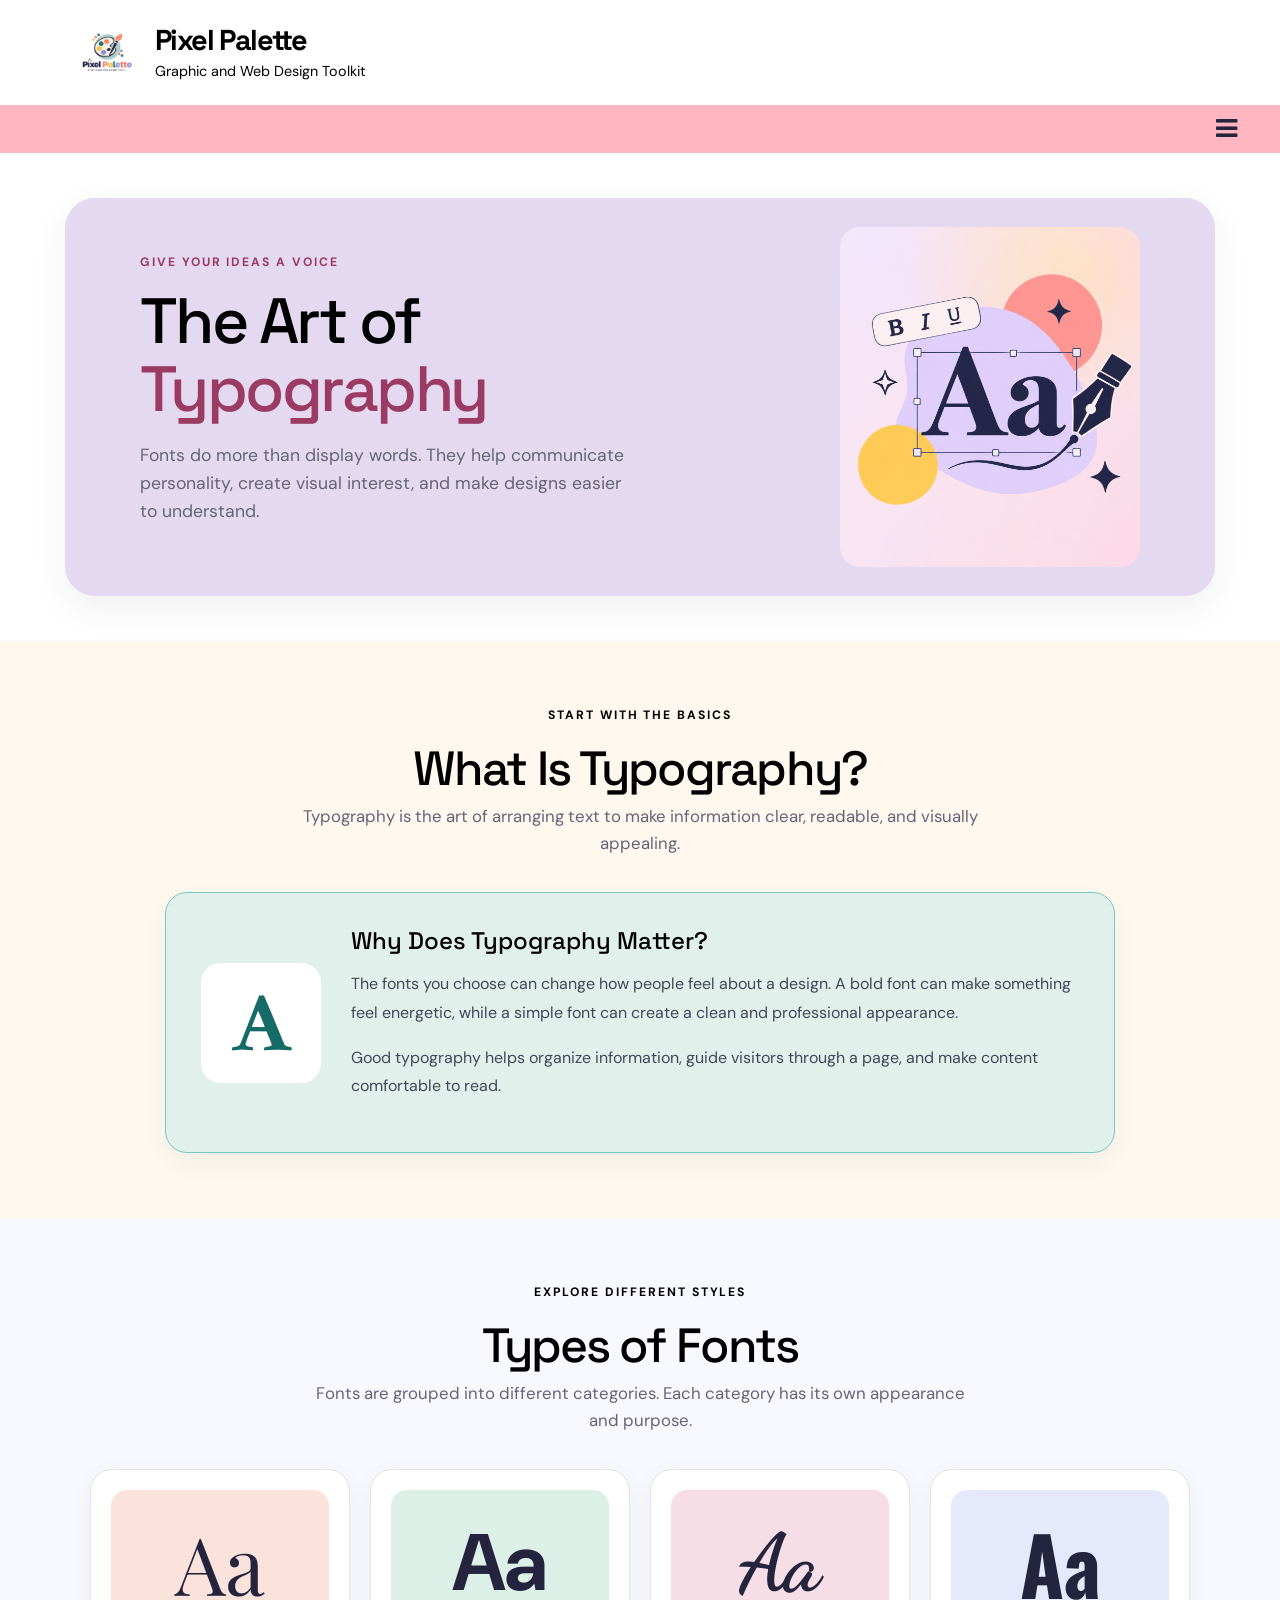
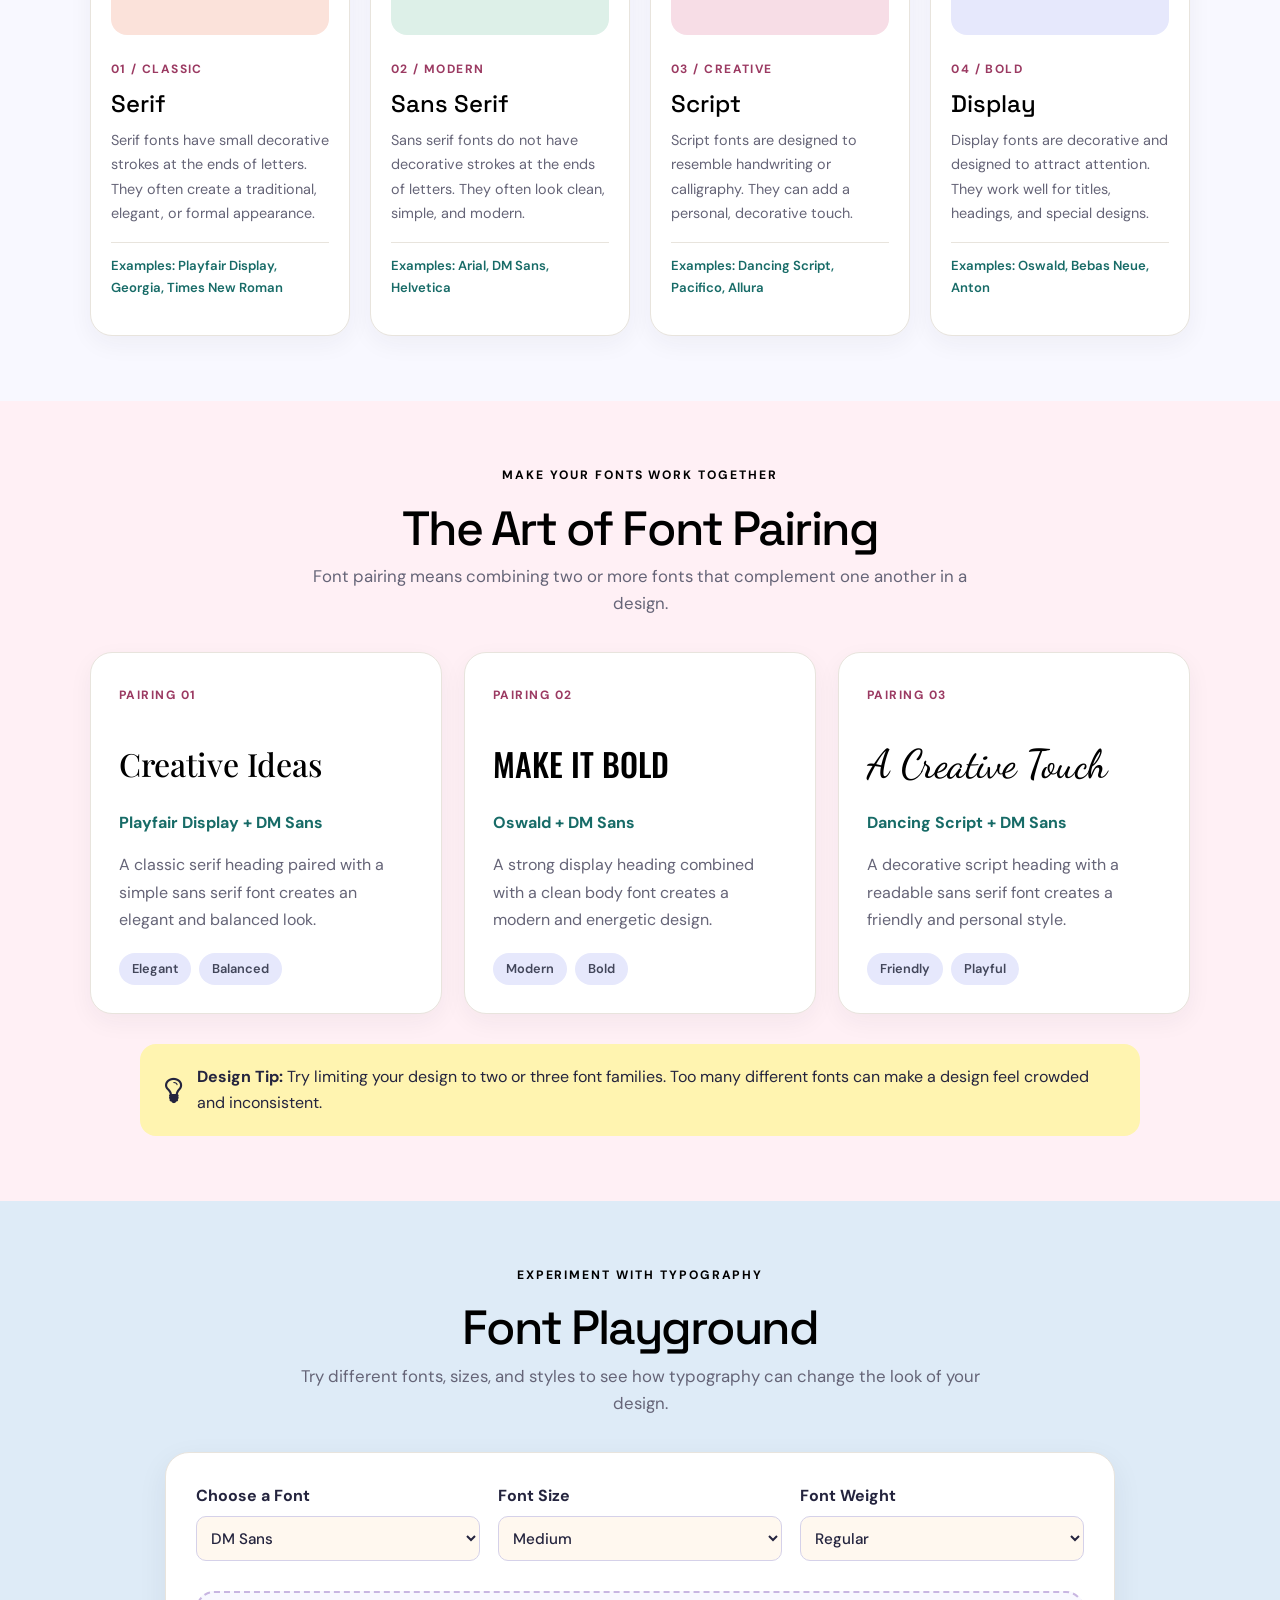
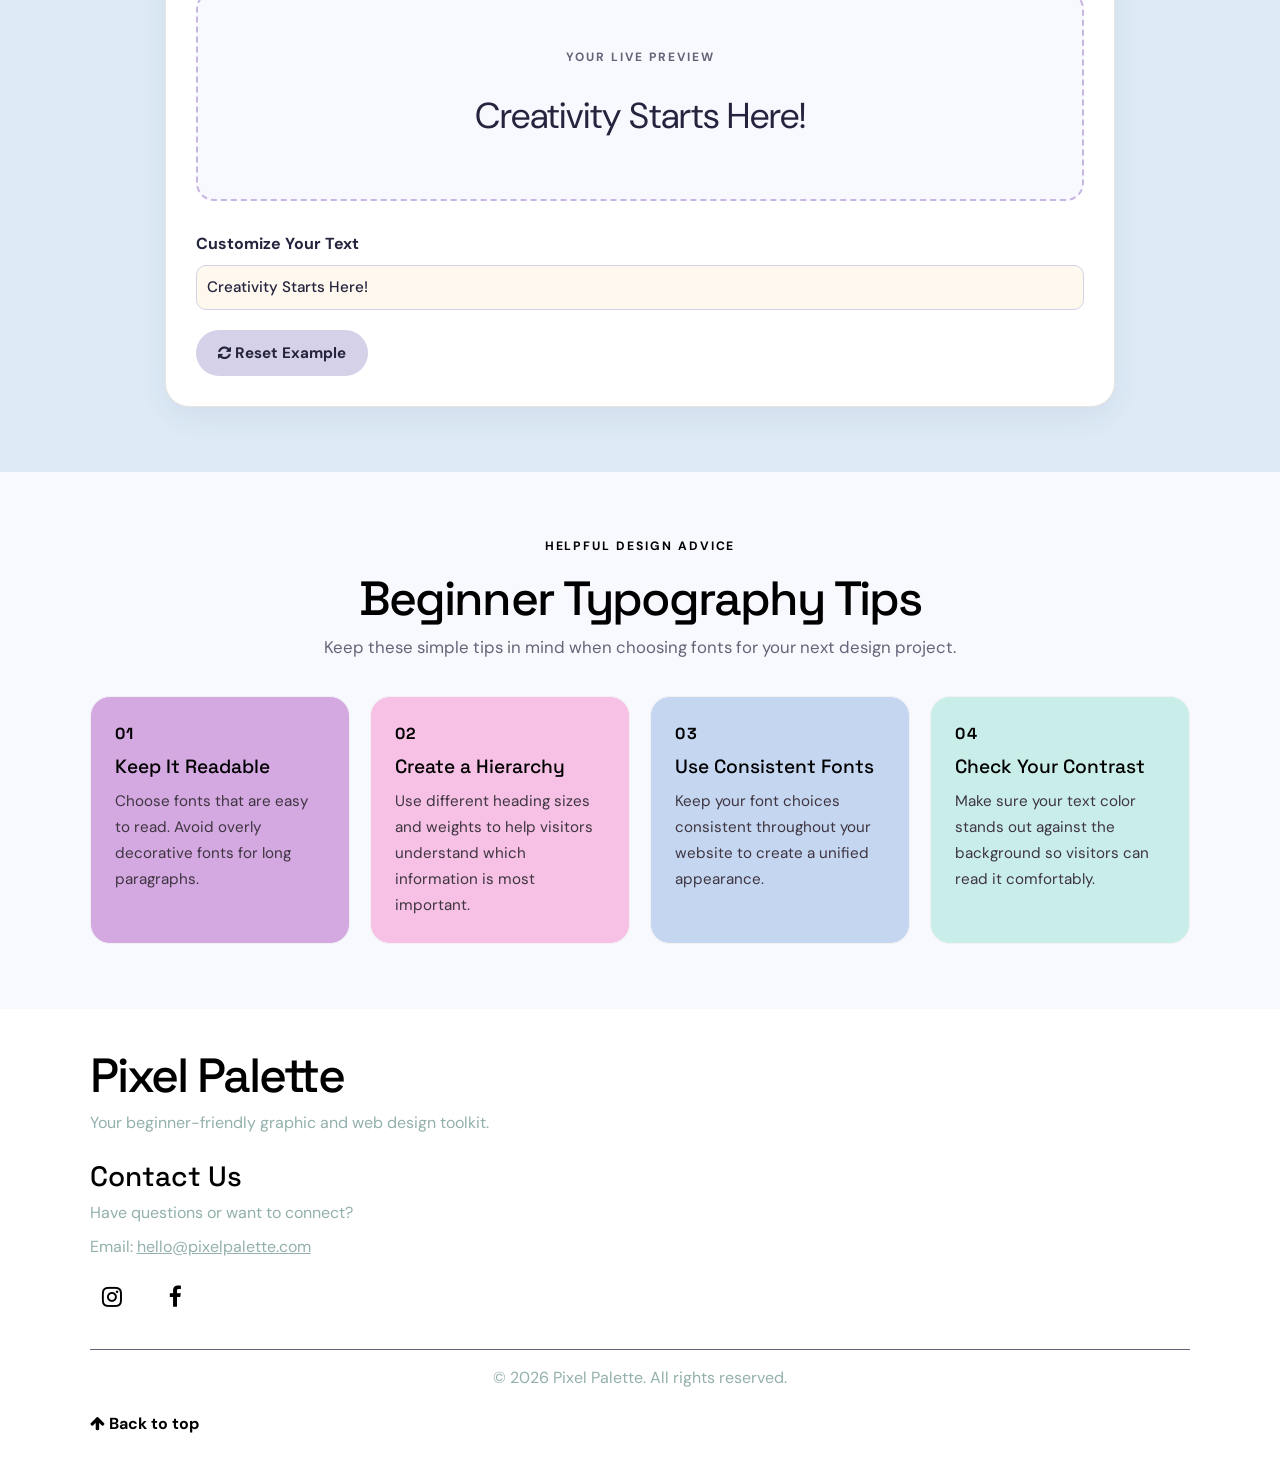
<file: Typography.html>
<!doctype html>
<html lang="en">

<head>
    <title>Typography & Fonts | Pixel Palette</title>

    <meta charset="UTF-8">
    <meta name="viewport" content="width=device-width, initial-scale=1.0">
    <meta name="description" content="Learn about typography, font categories, font pairing, and how to use fonts effectively in graphic and web design.">

    <link rel="preconnect" href="https://fonts.googleapis.com">
    <link rel="preconnect" href="https://fonts.gstatic.com" crossorigin>

    <link href="https://fonts.googleapis.com/css2?family=DM+Sans:wght@400;500;600;700&family=Space+Grotesk:wght@400;500;600;700&family=Playfair+Display:wght@400;500;600;700&family=Dancing+Script:wght@400;500;600;700&family=Oswald:wght@400;500;600;700&display=swap" rel="stylesheet">

    <link rel="stylesheet" href="https://www.w3schools.com/w3css/6/w3.css">
    <link href="https://cdn.jsdelivr.net/npm/bootstrap@5.3.3/dist/css/bootstrap.min.css" rel="stylesheet">
    <link rel="stylesheet" href="https://cdnjs.cloudflare.com/ajax/libs/font-awesome/4.7.0/css/font-awesome.min.css">
    <link href="Final.css" rel="stylesheet">
</head>

<body>

<a class="skip-link" href="#main-content">Skip to main content</a>

<div class="wrapper">

    <!-- Header -->
    <header class="site-header" id="home">

        <div class="brand">

            <img src="Finalimg/Logo.png"
                alt="Pixel Palette Logo"
                class="brand-logo">

            <div>
                <h1>Pixel Palette</h1>
                <p>Graphic and Web Design Toolkit</p>
            </div>

        </div>

    </header>

    <!-- Main Navigation -->
    <nav class="w3-container" aria-label="Main navigation">

        <ul class="nav my-nav">

            <li class="nav-item menu-nav-item">

                <button type="button"
                    id="menu-toggle"
                    class="menu-toggle"
                    aria-label="Open pages menu"
                    aria-expanded="false"
                    aria-controls="pages-menu">

                    <i class="fa fa-bars" aria-hidden="true"></i>

                </button>

            </li>

        </ul>

    </nav>

    <!-- Hidden Pages Menu -->
    <nav id="pages-menu"
        class="pages-menu"
        aria-label="Additional pages"
        hidden>

        <div class="menu-header">

            <h2>Explore Pixel Palette</h2>

            <button type="button"
                id="menu-close"
                class="menu-close"
                aria-label="Close pages menu">

                <i class="fa fa-times" aria-hidden="true"></i>

            </button>

        </div>

        <p class="menu-heading">Explore More</p>

        <a href="index.html">
            <i class="fa fa-home" aria-hidden="true"></i>
            Home
        </a>

        <a href="Inspiration.html">
            <i class="fa fa-picture-o" aria-hidden="true"></i>
            Get Inspiration
        </a>

        <a href="CreatePalette.html">
            <i class="fa fa-paint-brush" aria-hidden="true"></i>
            Make Your Own Palette
        </a>

        <a href="ColorTheory.html">
            <i class="fa fa-tint" aria-hidden="true"></i>
            Color Theory
        </a>

        <a href="Typography.html" aria-current="page">
            <i class="fa fa-font" aria-hidden="true"></i>
            Typography & Fonts
        </a>

        <a href="About.html">
            <i class="fa fa-info-circle" aria-hidden="true"></i>
            About
        </a>

    </nav>

    <!-- Main Content -->
    <main id="main-content" class="typography-page" tabindex="-1">

       <!-- Typography Hero -->
<section class="hero typography-hero"
    aria-labelledby="typography-heading">

    <div class="typography-hero-content">

        <p class="eyebrow">Give your ideas a voice</p>

        <h2 id="typography-heading">
            The Art of <span>Typography</span>
        </h2>

        <p>
            Fonts do more than display words. They help communicate
            personality, create visual interest, and make designs
            easier to understand.
        </p>

    </div>

    <div class="typography-hero-art">

        <img src="Finalimg/Typography.png"
            alt="Typography illustration featuring decorative letterforms and colorful shapes">

    </div>

</section>

        <!-- What Is Typography -->
        <section class="section w3-container typography-intro"
            aria-labelledby="what-heading">

            <div class="section-heading">

                <p class="eyebrow">Start with the basics</p>

                <h2 id="what-heading">What Is Typography?</h2>

                <p>
                    Typography is the art of arranging text to make
                    information clear, readable, and visually appealing.
                </p>

            </div>

            <div class="typography-welcome">

                <div class="typography-welcome-icon">
                    <i class="fa fa-font fa-4x" aria-hidden="true"></i>
                </div>

                <div>

                    <h3>Why Does Typography Matter?</h3>

                    <p>
                        The fonts you choose can change how people feel
                        about a design. A bold font can make something
                        feel energetic, while a simple font can create
                        a clean and professional appearance.
                    </p>

                    <p>
                        Good typography helps organize information,
                        guide visitors through a page, and make content
                        comfortable to read.
                    </p>

                </div>

            </div>

        </section>

        <!-- Font Categories -->
        <section class="section w3-container font-categories"
            aria-labelledby="categories-heading">

            <div class="section-heading">

                <p class="eyebrow">Explore different styles</p>

                <h2 id="categories-heading">Types of Fonts</h2>

                <p>
                    Fonts are grouped into different categories.
                    Each category has its own appearance and purpose.
                </p>

            </div>

            <div class="font-category-grid">

                <!-- Serif -->
                <article class="font-category-card serif-card">

                    <div class="font-preview serif-preview">
    Aa
</div>

                    <span class="font-label">01 / CLASSIC</span>

                    <h3>Serif</h3>

                    <p>
                        Serif fonts have small decorative strokes
                        at the ends of letters. They often create
                        a traditional, elegant, or formal appearance.
                    </p>

                    <p class="font-example">
                        Examples: Playfair Display, Georgia, Times New Roman
                    </p>

                </article>

                <!-- Sans Serif -->
                <article class="font-category-card sans-card">

                    <div class="font-preview sans-preview">
    Aa
</div>

                    <span class="font-label">02 / MODERN</span>

                    <h3>Sans Serif</h3>

                    <p>
                        Sans serif fonts do not have decorative
                        strokes at the ends of letters. They often
                        look clean, simple, and modern.
                    </p>

                    <p class="font-example">
                        Examples: Arial, DM Sans, Helvetica
                    </p>

                </article>

                <!-- Script -->
                <article class="font-category-card script-card">

                    <div class="font-preview script-preview">
    Aa
</div>

                    <span class="font-label">03 / CREATIVE</span>

                    <h3>Script</h3>

                    <p>
                        Script fonts are designed to resemble
                        handwriting or calligraphy. They can add
                        a personal, decorative touch.
                    </p>

                    <p class="font-example">
                        Examples: Dancing Script, Pacifico, Allura
                    </p>

                </article>

                <!-- Display -->
                <article class="font-category-card display-card">

                    <div class="font-preview display-preview">
    Aa
</div>

                    <span class="font-label">04 / BOLD</span>

                    <h3>Display</h3>

                    <p>
                        Display fonts are decorative and designed
                        to attract attention. They work well for
                        titles, headings, and special designs.
                    </p>

                    <p class="font-example">
                        Examples: Oswald, Bebas Neue, Anton
                    </p>

                </article>

            </div>

        </section>

        <!-- Font Pairing -->
        <section class="section w3-container font-pairing"
            aria-labelledby="pairing-heading">

            <div class="section-heading">

                <p class="eyebrow">Make your fonts work together</p>

                <h2 id="pairing-heading">The Art of Font Pairing</h2>

                <p>
                    Font pairing means combining two or more fonts
                    that complement one another in a design.
                </p>

            </div>

            <div class="pairing-grid">

                <article class="pairing-card">

                    <span class="pairing-number">PAIRING 01</span>

                    <h3 class="pairing-playfair">
                        Creative Ideas
                    </h3>

                    <p class="pairing-dm">
                        Playfair Display + DM Sans
                    </p>

                    <p>
                        A classic serif heading paired with a simple
                        sans serif font creates an elegant and balanced look.
                    </p>

                    <div class="pairing-tags">
                        <span>Elegant</span>
                        <span>Balanced</span>
                    </div>

                </article>

                <article class="pairing-card">

                    <span class="pairing-number">PAIRING 02</span>

                    <h3 class="pairing-oswald">
                        MAKE IT BOLD
                    </h3>

                    <p class="pairing-dm">
                        Oswald + DM Sans
                    </p>

                    <p>
                        A strong display heading combined with a clean
                        body font creates a modern and energetic design.
                    </p>

                    <div class="pairing-tags">
                        <span>Modern</span>
                        <span>Bold</span>
                    </div>

                </article>

                <article class="pairing-card">

                    <span class="pairing-number">PAIRING 03</span>

                    <h3 class="pairing-script">
                        A Creative Touch
                    </h3>

                    <p class="pairing-dm">
                        Dancing Script + DM Sans
                    </p>

                    <p>
                        A decorative script heading with a readable
                        sans serif font creates a friendly and personal style.
                    </p>

                    <div class="pairing-tags">
                        <span>Friendly</span>
                        <span>Playful</span>
                    </div>

                </article>

            </div>

            <div class="pairing-reminder">

                <i class="fa fa-lightbulb-o"
                    aria-hidden="true"></i>

                <p>
                    <strong>Design Tip:</strong>
                    Try limiting your design to two or three font
                    families. Too many different fonts can make a
                    design feel crowded and inconsistent.
                </p>

            </div>

        </section>

        <!-- Interactive Font Playground -->
        <section class="section w3-container font-playground"
            aria-labelledby="playground-heading">

            <div class="section-heading">

                <p class="eyebrow">Experiment with typography</p>

                <h2 id="playground-heading">Font Playground</h2>

                <p>
                    Try different fonts, sizes, and styles to see
                    how typography can change the look of your design.
                </p>

            </div>

            <div class="playground-card">

                <div class="playground-controls">

                    <div class="control-group">

                        <label for="font-choice">Choose a Font</label>

                        <select id="font-choice">

                            <option value="'DM Sans', sans-serif">
                                DM Sans
                            </option>

                            <option value="'Space Grotesk', sans-serif">
                                Space Grotesk
                            </option>

                            <option value="'Playfair Display', serif">
                                Playfair Display
                            </option>

                            <option value="'Dancing Script', cursive">
                                Dancing Script
                            </option>

                            <option value="'Oswald', sans-serif">
                                Oswald
                            </option>

                            <option value="Georgia, serif">
                                Georgia
                            </option>

                        </select>

                    </div>

                    <div class="control-group">

                        <label for="font-size">Font Size</label>

                        <select id="font-size">

                            <option value="24px">Small</option>
                            <option value="36px" selected>Medium</option>
                            <option value="48px">Large</option>
                            <option value="60px">Extra Large</option>

                        </select>

                    </div>

                    <div class="control-group">

                        <label for="font-weight">Font Weight</label>

                        <select id="font-weight">

                            <option value="400">Regular</option>
                            <option value="500">Medium</option>
                            <option value="600">Semi-Bold</option>
                            <option value="700">Bold</option>

                        </select>

                    </div>

                </div>

                <div class="playground-preview">

                    <span class="preview-label">
                        YOUR LIVE PREVIEW
                    </span>

                    <p id="font-preview">
                        Creativity Starts Here!
                    </p>

                </div>

                <div class="playground-text-control">

                    <label for="sample-text">Customize Your Text</label>

                    <input type="text"
                        id="sample-text"
                        value="Creativity Starts Here!"
                        maxlength="80">

                </div>

                <button type="button"
                    class="button playground-reset"
                    id="reset-font">

                    <i class="fa fa-refresh"
                        aria-hidden="true"></i>

                    Reset Example

                </button>

            </div>

        </section>

        <!-- Typography Tips -->
        <section class="section w3-container typography-tips"
            aria-labelledby="tips-heading">

            <div class="section-heading">

                <p class="eyebrow">Helpful design advice</p>

                <h2 id="tips-heading">Beginner Typography Tips</h2>

                <p>
                    Keep these simple tips in mind when choosing
                    fonts for your next design project.
                </p>

            </div>

            <div class="typography-tips-grid">

                <article class="typography-tip-card">

                    <span class="tip-number">01</span>

                    <h3>Keep It Readable</h3>

                    <p>
                        Choose fonts that are easy to read.
                        Avoid overly decorative fonts for long paragraphs.
                    </p>

                </article>

                <article class="typography-tip-card">

                    <span class="tip-number">02</span>

                    <h3>Create a Hierarchy</h3>

                    <p>
                        Use different heading sizes and weights
                        to help visitors understand which information
                        is most important.
                    </p>

                </article>

                <article class="typography-tip-card">

                    <span class="tip-number">03</span>

                    <h3>Use Consistent Fonts</h3>

                    <p>
                        Keep your font choices consistent throughout
                        your website to create a unified appearance.
                    </p>

                </article>

                <article class="typography-tip-card">

                    <span class="tip-number">04</span>

                    <h3>Check Your Contrast</h3>

                    <p>
                        Make sure your text color stands out against
                        the background so visitors can read it comfortably.
                    </p>

                </article>

            </div>

        </section>

    </main>

    <!-- Footer -->
    <footer>

        <div class="footer-brand">

            <h2>Pixel Palette</h2>

            <p>Your beginner-friendly graphic and web design toolkit.</p>

        </div>

        <div class="footer-contact">

            <h3>Contact Us</h3>

            <p>Have questions or want to connect?</p>

            <p>
                Email:
                <a href="mailto:hello@pixelpalette.com">
                    hello@pixelpalette.com
                </a>
            </p>

            <div class="social-icons">

                <a href="https://www.instagram.com/"
                    target="_blank"
                    rel="noopener noreferrer"
                    aria-label="Visit Instagram">

                    <i class="fa fa-instagram"
                        aria-hidden="true"></i>

                </a>

                <a href="https://www.facebook.com/"
                    target="_blank"
                    rel="noopener noreferrer"
                    aria-label="Visit Facebook">

                    <i class="fa fa-facebook"
                        aria-hidden="true"></i>

                </a>

            </div>

        </div>

        <p class="copyright">
            &copy; 2026 Pixel Palette. All rights reserved.
        </p>

        <a href="#home" class="back-to-top">
            <i class="fa fa-arrow-up" aria-hidden="true"></i>
            Back to top
        </a>

    </footer>

</div>

<script src="https://cdn.jsdelivr.net/npm/bootstrap@5.3.3/dist/js/bootstrap.bundle.min.js"></script>

<script src="Final.js"></script>


</body>
</html>
</file>
<file: Final.css>
/*
teal: #176B67;
coral: #F47C6B;
gold: #F4C95D;
periwinkle: #8E9AE6;
cream: #FFF8EF;
navy: #24243E;
sea-glass: #77C9C2;
coastal-blue: #4267AC;
berry: #9B3A62;
text: #29283A;
muted: #656477;
white: #FFFFFF;
line: #E8E4DD;
*/
/* General Styling */

* {
    box-sizing: border-box;
}

html {
    scroll-behavior: smooth;
    scroll-padding-top: 24px;
}

body {
    margin: 0;
    color: var(--text);
    background: var(--cream);
    font-family: 'DM Sans', sans-serif;
    line-height: 1.6;
}

a {
    color: inherit;
    text-decoration: none;
}

a:focus-visible,
button:focus-visible {
    outline: 3px solid var(--coastal-blue);
    outline-offset: 3px;
}


h1,
h2,
h3 {
    font-family: 'Space Grotesk', sans-serif;
    line-height: 1.12;
}

.wrapper {
    max-width: 1500px;
    margin: 0 auto;
    overflow: hidden;
}
/* Skip Link */

.skip-link {
    position: absolute;
    left: -9999px;
    top: 8px;
    z-index: 1000;
    padding: 10px 14px;
    background: var(--white);
    color: var(--navy);
    border-radius: 8px;
}

.skip-link:focus {
    left: 8px;
}

/* Header and Logo */

.site-header {
    display: flex;
    align-items: center;
    justify-content: space-between;
    padding: 22px clamp(22px, 6vw, 88px);
    background: var(--white);
    border-bottom: 1px solid var(--line);
}

.brand {
    display: flex;
    align-items: center;
    gap: 18px;
}

.brand-logo {
    display: block;
    width: 60px;
    height: 60px;
    object-fit: contain;
    flex-shrink: 0;
}

.brand h1 {
    margin: 0;
    color: var(--navy);
    font: 700 1.8rem 'Space Grotesk', sans-serif;
    letter-spacing: -.05em;
}

.brand p {
    margin: 2px 0 0;
    color: var(--muted);
    font-size: .9rem;
}

/* Navigation */

nav.w3-container {
    padding: 0 30px;
    background: #FFB6C1 !important;
}

.my-nav {
    display: flex;
    gap: 8px;
    flex-wrap: wrap;
}

.my-nav .nav-link {
    display: block;
    padding: 16px 20px;
    color: #DB7093 !important;
    background: transparent !important;
    font-weight: 600;
    border-bottom: 4px solid transparent;
    border-radius: 0;
    transition: background .2s ease, border-color .2s ease;
}

.my-nav .nav-link.active {
    color: #F58092 !important;
    background: #FFC5D3 !important;
    border-bottom-color: #FC809F;
}

.my-nav .nav-link:hover {
    color: var(--white) !important;
    background: var(--coastal-blue) !important;
    border-bottom-color: var(--gold);
}

/* Hero Section */

.hero {
    display: block;
    position: relative;
    width: 95%;
    max-width: 1100px;
    margin: 30px auto;
    padding: 0 0 30px;
    background-color: #DDF0EE;
    border-radius: 24px;
    overflow: hidden;
}

.hero-image {
    display: block;
    width: 100%;
    height: auto;
    max-width: 100%;
    margin: 0;
    border-radius: 24px 24px 0 0;
}

.hero-button-area {
    display: block;
    position: relative;
    width: 100%;
    padding: 12px 0 0;
    text-align: left;
    padding-left: 6%;
}
.hero-cta {
    display: inline-flex;
    align-items: center;
    justify-content: center;
    gap: 6px;
    position: relative;
    margin: 0;
    padding: 13px 26px;
    background-color: #24243E !important;
    color: #FFFFFF !important;
    border: none;
    border-radius: 30px;
    text-decoration: none;
    font-weight: bold;
    transition: transform .2s ease;
}

.hero-cta:hover {
    background-color: #24243E !important;
    color: #FFFFFF !important;
    transform: translateY(-2px);
}

/* General Section Styling */

.section {
    padding: 56px clamp(22px, 7vw, 100px);
}

.section-heading {
    text-align: center;
    max-width: 680px;
    margin: 0 auto 28px;
}

.eyebrow {
    color: var(--teal);
    font-size: .76rem;
    font-weight: 700;
    letter-spacing: .16em;
    text-transform: uppercase;
}

h2 {
    margin: 8px 0;
    color: var(--navy);
    font-size: clamp(2rem, 4vw, 3rem);
    letter-spacing: -.04em;
}

h3 {
    color: var(--navy);
}

/* Buttons */

.button {
    display: inline-block;
    border: 0;
    border-radius: 999px;
    padding: 13px 22px;
    background: var(--coral);
    color: var(--navy);
    font: 700 .95rem 'DM Sans', sans-serif;
    cursor: pointer;
    margin-top: 12px;
    transition: transform .2s ease, filter .2s ease;
}

.button:hover {
    transform: translateY(-2px);
    filter: brightness(.97);
}

.button-dark {
    background: var(--navy);
    color: var(--white);
}

/* Color Lab */

.palette-card {
    max-width: 1000px;
    margin: auto;
    padding: 24px;
    background: var(--white);
    border: 1px solid var(--line);
    border-radius: 22px;
    box-shadow: 0 12px 35px #24243E12;
    text-align: center;
}

.palette-title {
    display: flex;
    align-items: center;
    justify-content: space-between;
    gap: 18px;
    margin-bottom: 22px;
    text-align: left;
}

.palette-title h3 {
    margin: 0 0 5px;
    font-size: 1.4rem;
}

.palette-title p {
    margin: 0;
    color: var(--muted);
}

/* New Palette Button */

#next-palette {
    background-color: #D5D1E9;
    color: var(--navy);
    border: none;
}

#next-palette:hover {
    background-color: #F5A7A6;
    color: var(--white);
}

/* Color Swatches */

.swatches {
    display: grid;
    grid-template-columns: repeat(6, minmax(0, 1fr));
    gap: 14px;
}

.swatch {
    display: flex;
    flex-direction: column;
    align-items: flex-start;
    gap: 5px;
    min-height: 190px;
    padding: 12px;
    border: 1px solid var(--line);
    border-radius: 14px;
    background: var(--white);
    text-align: left;
    overflow: hidden;
}

.swatch-color {
    display: block;
    width: 100%;
    height: 82px;
    margin-bottom: 5px;
    border-radius: 9px;
    background: var(--swatch-color);
}

.swatch-name {
    font-weight: 700;
    font-size: .91rem;
}

.swatch code {
    color: var(--muted);
    font-size: .85rem;
}

.copy-color {
    margin-top: auto;
    padding: 5px 9px;
    border: 1px solid var(--line);
    border-radius: 8px;
    background: var(--cream);
    color: var(--navy);
    font: 600 .78rem 'DM Sans', sans-serif;
    cursor: pointer;
}

.copy-color:hover {
    background: #E2F0EC;
    border-color: var(--teal);
}

.status {
    min-height: 1.5em;
    margin: 16px 0 0;
    color: var(--muted);
    font-size: .9rem;
}

/* Design Inspiration and Tips */

.feature-grid,
.tips-grid {
    display: grid;
    grid-template-columns: repeat(3, minmax(0, 1fr));
    gap: 22px;
}

.feature-card,
.tip-card {
    padding: 18px;
    background: var(--white);
    border: 1px solid var(--line);
    border-radius: 20px;
    box-shadow: 0 8px 24px #24243E08;
}

.feature-card h3 {
    margin: 18px 4px 8px;
    font-size: 1.3rem;
}

.feature-card p,
.tip-card p {
    margin: 0 4px 10px;
    color: var(--muted);
}

/* Design Inspiration Artwork */

.feature-art {
    position: relative;
    width: 100%;
    height: 160px;
    padding: 0;
    border-radius: 14px;
    overflow: hidden;
    display: flex;
    justify-content: center;
    align-items: center;
}

.feature-art img {
    width: 100%;
    height: 100%;
    object-fit: contain;
    display: block;
}
.feature-art img {
    aspect-ratio: auto;
}
.art-mauve {
    background: #FBE2DA;
}

.art-mauve .mini-circle {
    position: absolute;
    width: 130px;
    height: 130px;
    right: 20px;
    bottom: -25px;
    border-radius: 50%;
    background: var(--coral);
}

.art-lavender {
    background: #E6E8FC;
}

.art-lavender .mini-square {
    position: absolute;
    width: 120px;
    height: 120px;
    right: 25px;
    bottom: -18px;
    background: var(--periwinkle);
    transform: rotate(18deg);
    border-radius: 18px;
}

.art-sage {
    background: #DDF0E8;
}

/* Beginner Design Tips */

.tip-card {
    position: relative;
    padding: 24px;
    background-color: #E6E8FC;
    border: 1px solid #8E9AE6;
    border-radius: 20px;
    transition: transform 0.3s ease, background-color 0.3s ease,
                box-shadow 0.3s ease;
}

/* Bounce and color change when hovering */
.tip-card:hover {
    background-color: #DDF0E8;
    transform: translateY(-10px);
    box-shadow: 0 12px 25px #24243E20;
}
.tip-card:nth-child(1) {
    background-color: #FCF4A3;
}

.tip-card:nth-child(2) {
    background-color: #DEEBF7;
}

.tip-card:nth-child(3) {
    background-color: #F9D4B2;
}

/* Hover colors */
.tip-card:nth-child(1):hover {
    background-color: #FCE205;
}

.tip-card:nth-child(2):hover {
    background-color: #6BAED6;
}

.tip-card:nth-child(3):hover {
    background-color: #FDBA90;
}
.tip-number {
    display: inline-block;
    margin-bottom: 12px;
    color: var(--teal);
    font: 700 1rem 'Space Grotesk', sans-serif;
    letter-spacing: .1em;
}

.tip-card h3 {
    font-size: 1.25rem;
    margin-bottom: 10px;
}

/* Footer */

footer {
    padding: 40px clamp(22px, 7vw, 100px);
    background: var(--navy);
    color: var(--white);
}

.footer-brand h2 {
    color: var(--white);
    margin-top: 0;
}

footer p {
    margin: 8px 0;
    color: #93B0AC;
}

.back-to-top {
    display: inline-block;
    margin-top: 12px;
    color: var(--gold);
    font-weight: 700;
}

.back-to-top:hover {
    color: var(--coral);
}
/* Footer Contact Section */

.footer-contact {
    margin-top: 25px;
}

.footer-contact h3 {
    color: var(--white);
    margin-bottom: 8px;
}

.footer-contact p {
    color: #93B0AC;
}

.footer-contact a {
    color: var(--gold);
    text-decoration: underline;
}

/* Social Media Icons */

.social-icons {
    display: flex;
    gap: 18px;
    margin-top: 15px;
}

.social-icons a {
    display: flex;
    align-items: center;
    justify-content: center;
    width: 45px;
    height: 45px;
    border-radius: 50%;
    background-color: var(--sea-glass);
    color: var(--navy);
    font-size: 23px;
    text-decoration: none;
    transition: transform 0.3s ease, background-color 0.3s ease;
}

.social-icons a:hover {
    background-color: var(--coral);
    transform: translateY(-5px);
}

/* Copyright */

.copyright {
    margin-top: 30px;
    padding-top: 15px;
    border-top: 1px solid #656477;
    text-align: center;
}
/* Tablet Layout */

@media (max-width: 900px) {
    .swatches {
        grid-template-columns: repeat(3, minmax(0, 1fr));
    }
}

/* Mobile Layout */

@media (max-width: 760px) {
    .site-header {
        align-items: flex-start;
    }

    .hero {
        width: 96%;
        margin: 20px auto;
    }

    .hero-button-area {
        padding-left: 5%;
    }

    nav.w3-container {
        padding: 0 10px;
    }

    .my-nav .nav-link {
        padding: 12px 10px;
    }

    .swatches {
        grid-template-columns: repeat(2, minmax(0, 1fr));
    }

    .feature-grid,
    .tips-grid {
        grid-template-columns: 1fr;
    }

    .palette-title {
        align-items: flex-start;
        flex-direction: column;
    }
}

/* Small Phone Layout */

@media (max-width: 420px) {
    .brand h1 {
        font-size: 1.5rem;
    }

    .brand-logo {
        width: 48px;
        height: 48px;
    }

    .my-nav .nav-link {
        padding: 12px 10px;
        font-size: .9rem;
    }

    .swatches {
        grid-template-columns: 1fr;
    }

    .palette-card {
        padding: 14px;
    }

    .hero-cta {
        padding: 11px 18px;
        font-size: .9rem;
    }
}
/* Hidden Pages Hamburger Menu */

.menu-nav-item {
    margin-left: auto;
    display: flex;
    align-items: center;
}

.menu-toggle {
    width: 48px;
    height: 48px;
    border: none;
    border-radius: 8px;
    background-color: transparent;
    color: #24243E;
    font-size: 25px;
    cursor: pointer;
}

.menu-toggle:hover {
    background-color: #FFC5D3;
}

/* Hidden Pages Menu */

.pages-menu {
    position: absolute;
    top: auto;
    right: 30px;
    z-index: 1000;
    width: 300px;
    padding: 20px;
    background-color: #FFFFFF;
    opacity: 1;
    border: 1px solid #E8E4DD;
    border-radius: 12px;
    box-shadow: 0 8px 25px #24243E25;
}

.pages-menu[hidden] {
    display: none;
}

.menu-header {
    display: flex;
    justify-content: space-between;
    align-items: center;
    gap: 10px;
    border-bottom: 1px solid #E8E4DD;
    padding-bottom: 12px;
}

.menu-header h2 {
    margin: 0;
    font-size: 1.3rem;
}

.menu-close {
    border: none;
    background: transparent;
    color: #24243E;
    font-size: 24px;
    cursor: pointer;
}

.menu-heading {
    margin-top: 18px;
    color: #656477;
    font-weight: 600;
}

.pages-menu a {
    display: block;
    padding: 13px 10px;
    margin-top: 5px;
    color: #24243E;
    border-radius: 8px;
    font-weight: 600;
}

.pages-menu a:hover {
    background-color: #FFC5D3;
    color: #24243E;
}
/* General About Page */

.about-page {
    background-color: #FFFFFF;
}

/* About Hero */

.about-page .about-hero {
    display: flex;
    align-items: center;
    justify-content: space-between;
    gap: 30px;
    width: 90%;
    max-width: 1150px;
    min-height: 390px;
    margin: 45px auto;
    padding: 55px clamp(25px, 6vw, 75px);
    background:
        radial-gradient(circle at 85% 20%, #F4C95D55, transparent 25%),
        linear-gradient(120deg, #DDF0EE, #F7DDE6);
    border-radius: 30px;
    box-shadow: 0 12px 35px #24243E12;
}

.about-hero-content {
    flex: 1;
    max-width: 560px;
}

.about-hero-content h2 {
    font-size: clamp(2.5rem, 5vw, 4rem);
    line-height: 1.05;
    margin: 12px 0 18px;
}

.about-hero-content h2 span {
    color: #176B67;
}

.about-hero-content > p:not(.eyebrow) {
    max-width: 500px;
    color: #656477;
    font-size: 1.1rem;
}

.about-hero-content .eyebrow {
    color: #9B3A62;
}

.about-hero-content .button {
    margin-top: 20px;
}

/* Decorative Hero Artwork */

.about-hero-art {
    position: relative;
    display: flex;
    align-items: center;
    justify-content: center;
    flex: 0 0 270px;
    height: 250px;
}

.art-circle {
    position: absolute;
    display: block;
    border-radius: 50%;
}

.circle-one {
    width: 190px;
    height: 190px;
    background: #F4C95D;
}

.circle-two {
    width: 115px;
    height: 115px;
    right: 5px;
    top: 0;
    background: #F47C6B;
}

.circle-three {
    width: 85px;
    height: 85px;
    left: 0;
    bottom: 5px;
    background: #8E9AE6;
}

.art-brush {
    position: relative;
    z-index: 2;
    color: #24243E;
    font-size: 95px;
    transform: rotate(-15deg);
}

.art-drop {
    position: absolute;
    z-index: 3;
    right: 18px;
    bottom: 35px;
    color: #176B67;
    font-size: 45px;
}

.art-star {
    position: absolute;
    z-index: 3;
    color: #24243E;
    font-size: 35px;
}

.star-one {
    top: 5px;
    left: 25px;
}

.star-two {
    right: 0;
    bottom: 5px;
    font-size: 45px;
}

/* Section Headings */

.about-page .section {
    padding-top: 65px;
    padding-bottom: 65px;
}

.about-page .section-heading {
    margin-bottom: 35px;
}

.about-page .section-heading > p:not(.eyebrow) {
    color: #656477;
    font-size: 1.05rem;
}

/* Welcome Section */

.about-intro {
    background: #FFF8EF;
}

.welcome-card {
    max-width: 900px;
    margin: auto;
    padding: 35px 40px;
    border-radius: 22px;
    background: #E2F0EC;
    border: 1px solid #77C9C2;
    box-shadow: 0 10px 25px #24243E0D;
}

.welcome-card p {
    color: #42465A;
    font-size: 1.05rem;
    line-height: 1.8;
}

/* Purpose Cards */
.about-purpose {
    background: #FFF0F5;
}
.purpose-grid {
    display: grid;
    grid-template-columns: repeat(3, minmax(0, 1fr));
    gap: 22px;
    max-width: 1050px;
    margin: auto;
}

.purpose-card {
    min-height: 225px;
    padding: 28px !important;
    border: 1px solid #E8E4DD;
    border-radius: 22px;
    background: #FFFFFF;
    box-shadow: 0 8px 25px #24243E0D;
    transition: transform .25s ease, box-shadow .25s ease;
}

.purpose-card:nth-child(1) {
    background: #FBE2DA;
}

.purpose-card:nth-child(2) {
    background: #E6E8FC;
}

.purpose-card:nth-child(3) {
    background: #DDF0E8;
}

.purpose-card:hover {
    transform: translateY(-7px);
    box-shadow: 0 14px 30px #24243E18;
}

.purpose-card h3 {
    margin: 10px 0;
    font-size: 1.35rem;
}

.purpose-card p {
    color: #42465A;
}

/* Explore Section */

.about-explore {
    background: #DEEBF7;
}

.about-page .feature-card {
    padding: 22px;
    border-radius: 22px;
    background: #FFFFFF;
    border: 1px solid #E8E4DD;
    box-shadow: 0 8px 24px #24243E12;
    transition: transform .25s ease, box-shadow .25s ease;
}

/* Different Background Colors for Explore Cards */

.about-explore .feature-card:nth-child(1) {
    background: #9ECAE1;
}

.about-explore .feature-card:nth-child(2) {
    background: #FFB6C1;
}

.about-explore .feature-card:nth-child(3) {
    background: #E8BCF0;
}

.about-page .feature-card:hover {
    transform: translateY(-6px);
    box-shadow: 0 14px 30px #24243E18;
}

.about-page .feature-art {
    height: 150px;
    background: linear-gradient(135deg, #DDF0EE, #E6E8FC);
    color: #176B67;
    font-size: 1.2rem;
}

.about-page .feature-card:nth-child(2) .feature-art {
    background: linear-gradient(135deg, #FBE2DA, #F7DDE6);
    color: #9B3A62;
}

.about-page .feature-card:nth-child(3) .feature-art {
    background: linear-gradient(135deg, #FCF4C9, #F4C95D);
    color: #624A72;
}

/* Audience Section */

.about-audience {
    background: #F8F8FF;
}

.about-audience .feature-card {
    min-height: 180px;
    background: #FFF8EF;
    border-top: 5px solid #77C9C2;
}

.about-audience .feature-card:nth-child(2) {
    border-top-color: #F47C6B;
}

.about-audience .feature-card:nth-child(3) {
    border-top-color: #8E9AE6;
}

/* Audience Icons */

.about-audience .feature-card h3 i {
    margin-right: 8px;
    color: #176B67;
}

/* Final Call to Action */

.about-cta {
    background: linear-gradient(135deg, #DDF0EE, #F7DDE6);
}

.about-cta .section-heading {
    max-width: 750px;
    padding: 30px;
    border-radius: 25px;
}

.about-cta .button {
    margin-top: 20px;
}

/* Responsive About Page */

@media (max-width: 760px) {

    .about-page .about-hero {
        flex-direction: column;
        text-align: center;
        padding: 40px 25px;
    }

    .about-hero-content {
        max-width: 100%;
    }

    .about-hero-content > p:not(.eyebrow) {
        margin-left: auto;
        margin-right: auto;
    }

    .about-hero-art {
        flex-basis: auto;
        width: 100%;
        height: 210px;
    }

    .purpose-grid {
        grid-template-columns: 1fr;
    }

    .welcome-card {
        padding: 25px;
    }

}
/* General Typography Page */

.typography-page {
    background-color: #FFFFFF;
}

/* Typography Hero */

.typography-page .typography-hero {
    display: flex;
    align-items: center;
    justify-content: space-between;
    gap: 30px;
    width: 90%;
    max-width: 1150px;
    min-height: 390px;
    margin: 45px auto;
    padding: 55px clamp(25px, 6vw, 75px);
    background:
        radial-gradient(circle at 85% 20%, #F4C95D55, transparent 25%),
        linear-gradient(120deg, #E6E8FC, #F7DDE6);
    border-radius: 30px;
    box-shadow: 0 12px 35px #24243E12;
}

.typography-hero-content {
    flex: 1;
    max-width: 570px;
}

.typography-hero-content h2 {
    font-size: clamp(2.5rem, 5vw, 4rem);
    line-height: 1.05;
    margin: 12px 0 18px;
}

.typography-hero-content h2 span {
    color: #9B3A62;
}

.typography-hero-content > p:not(.eyebrow) {
    max-width: 500px;
    color: #656477;
    font-size: 1.1rem;
}

.typography-hero-content .eyebrow {
    color: #9B3A62;
}

/* Hero Artwork */

.typography-hero-art {
    position: relative;
    display: flex;
    align-items: center;
    justify-content: center;
    flex: 0 0 270px;
    height: 250px;
}

.font-circle {
    position: absolute;
    display: block;
    border-radius: 50%;
}

.font-circle-one {
    width: 190px;
    height: 190px;
    background: #F4C95D;
}

.font-circle-two {
    width: 115px;
    height: 115px;
    right: 5px;
    top: 0;
    background: #F47C6B;
}

.font-circle-three {
    width: 85px;
    height: 85px;
    left: 0;
    bottom: 5px;
    background: #77C9C2;
}

.hero-letter {
    position: relative;
    z-index: 2;
    color: #24243E;
    font-family: 'Playfair Display', serif;
    font-size: 100px;
    font-weight: 700;
}

.font-star {
    position: absolute;
    z-index: 3;
    color: #24243E;
    font-size: 35px;
}

.font-star-one {
    top: 5px;
    left: 25px;
}

.font-star-two {
    right: 0;
    bottom: 5px;
    font-size: 45px;
}

/* Typography Section Headings */

.typography-page .section {
    padding-top: 65px;
    padding-bottom: 65px;
}

.typography-page .section-heading {
    margin-bottom: 35px;
}

.typography-page .section-heading > p:not(.eyebrow) {
    color: #656477;
    font-size: 1.05rem;
}

/* Introduction */

.typography-intro {
    background: #FFF8EF;
}

.typography-welcome {
    display: flex;
    align-items: center;
    gap: 30px;
    max-width: 950px;
    margin: auto;
    padding: 35px;
    background: #E2F0EC;
    border: 1px solid #77C9C2;
    border-radius: 22px;
    box-shadow: 0 10px 25px #24243E0D;
}

.typography-welcome-icon {
    display: flex;
    align-items: center;
    justify-content: center;
    flex: 0 0 120px;
    height: 120px;
    color: #176B67;
    background: #FFFFFF;
    border-radius: 20px;
}

.typography-welcome h3 {
    margin-bottom: 15px;
    font-size: 1.5rem;
}

.typography-welcome p {
    color: #42465A;
    line-height: 1.8;
}

/* Font Categories */

.font-categories {
    background: #F8F8FF;
}

.font-category-grid {
    display: grid;
    grid-template-columns: repeat(4, minmax(0, 1fr));
    gap: 20px;
    max-width: 1200px;
    margin: auto;
}

.font-category-card {
    padding: 20px;
    border: 1px solid #E8E4DD;
    border-radius: 22px;
    background: #FFFFFF;
    box-shadow: 0 8px 24px #24243E0D;
    transition: transform .25s ease, box-shadow .25s ease;
}

.font-category-card:hover {
    transform: translateY(-7px);
    box-shadow: 0 14px 30px #24243E18;
}

.font-preview {
    display: flex;
    align-items: center;
    justify-content: center;
    height: 145px;
    margin-bottom: 20px;
    border-radius: 16px;
    font-size: 5rem;
    color: #24243E;
}

.serif-preview {
    background: #FBE2DA;
    font-family: 'Playfair Display', serif;
}

.sans-preview {
    background: #DDF0E8;
    font-family: 'DM Sans', sans-serif;
    font-weight: 700;
}

.script-preview {
    background: #F7DDE6;
    font-family: 'Dancing Script', cursive;
    font-weight: 700;
}

.display-preview {
    background: #E6E8FC;
    font-family: 'Oswald', sans-serif;
    font-weight: 700;
}

.font-label {
    color: #9B3A62;
    font-size: .75rem;
    font-weight: 700;
    letter-spacing: .12em;
}

.font-category-card h3 {
    margin: 10px 0;
    font-size: 1.5rem;
}

.font-category-card > p {
    color: #656477;
    font-size: .9rem;
    line-height: 1.7;
}

.font-category-card .font-example {
    padding-top: 12px;
    margin-top: 15px;
    border-top: 1px solid #E8E4DD;
    color: #176B67;
    font-size: .82rem;
    font-weight: 600;
}

/* Font Pairing */

.font-pairing {
    background: #FFF0F5;
}

.pairing-grid {
    display: grid;
    grid-template-columns: repeat(3, minmax(0, 1fr));
    gap: 22px;
    max-width: 1100px;
    margin: auto;
}

.pairing-card {
    padding: 28px;
    background: #FFFFFF;
    border: 1px solid #E8E4DD;
    border-radius: 22px;
    box-shadow: 0 8px 24px #24243E0D;
}

.pairing-number {
    color: #9B3A62;
    font-size: .75rem;
    font-weight: 700;
    letter-spacing: .12em;
}

.pairing-card h3 {
    min-height: 75px;
    display: flex;
    align-items: center;
    margin: 20px 0 8px;
    font-size: 2rem;
}

.pairing-playfair {
    font-family: 'Playfair Display', serif;
}

.pairing-oswald {
    font-family: 'Oswald', sans-serif;
}

.pairing-script {
    font-family: 'Dancing Script', cursive;
    font-size: 2.5rem !important;
}

.pairing-dm {
    color: #176B67;
    font-weight: 700;
}

.pairing-card > p:not(.pairing-dm) {
    color: #656477;
    line-height: 1.7;
}

.pairing-tags {
    display: flex;
    flex-wrap: wrap;
    gap: 8px;
    margin-top: 20px;
}

.pairing-tags span {
    padding: 6px 13px;
    border-radius: 30px;
    background: #E6E8FC;
    color: #42465A;
    font-size: .8rem;
    font-weight: 600;
}

.pairing-reminder {
    display: flex;
    align-items: center;
    gap: 15px;
    max-width: 1000px;
    margin: 30px auto 0;
    padding: 20px 25px;
    background: #FFF4B0;
    border-radius: 16px;
}

.pairing-reminder i {
    color: #24243E;
    font-size: 30px;
}

.pairing-reminder p {
    margin: 0;
    color: #24243E;
}

/* Font Playground */

.font-playground {
    background: #DEEBF7;
}

.playground-card {
    max-width: 950px;
    margin: auto;
    padding: 30px;
    background: #FFFFFF;
    border: 1px solid #E8E4DD;
    border-radius: 24px;
    box-shadow: 0 10px 30px #24243E12;
}

.playground-controls {
    display: grid;
    grid-template-columns: repeat(3, minmax(0, 1fr));
    gap: 18px;
}

.control-group {
    display: flex;
    flex-direction: column;
    gap: 8px;
}

.control-group label,
.playground-text-control label {
    color: #24243E;
    font-weight: 700;
}

.control-group select,
.playground-text-control input {
    width: 100%;
    min-height: 45px;
    padding: 10px;
    border: 1px solid #D5D1E9;
    border-radius: 10px;
    background: #FFF8EF;
    color: #24243E;
    font: 500 .95rem 'DM Sans', sans-serif;
}

.playground-preview {
    display: flex;
    flex-direction: column;
    align-items: center;
    justify-content: center;
    min-height: 210px;
    margin: 30px 0;
    padding: 25px;
    background: #F8F8FF;
    border: 2px dashed #C8B6E2;
    border-radius: 18px;
    text-align: center;
    overflow-wrap: anywhere;
}

.preview-label {
    margin-bottom: 20px;
    color: #9B3A62;
    font-size: .72rem;
    font-weight: 700;
    letter-spacing: .15em;
}

#font-preview {
    max-width: 100%;
    margin: 0;
    color: #24243E;
    font-family: 'DM Sans', sans-serif;
    font-size: 36px;
    font-weight: 700;
}

.playground-text-control {
    display: flex;
    flex-direction: column;
    gap: 8px;
}

.playground-reset {
    margin-top: 20px;
    background: #D5D1E9;
    color: #24243E;
}

.playground-reset:hover {
    background: #F7C8D3;
}

/* Typography Tips */

.typography-tips {
    background: #F8F8FF;
}

.typography-tips-grid {
    display: grid;
    grid-template-columns: repeat(4, minmax(0, 1fr));
    gap: 20px;
    max-width: 1150px;
    margin: auto;
}

.typography-tip-card {
    padding: 24px;
    background: #D4A8E1;
    border: 1px solid #F2F2F3;
    border-radius: 20px;
    transition: transform .25s ease, box-shadow .25s ease;
}

.typography-tip-card:nth-child(2) {
    background: #F6C1E4;
}

.typography-tip-card:nth-child(3) {
    background: #C5D6F1;
}

.typography-tip-card:nth-child(4) {
    background: #C9EEE9;
}

.typography-tip-card:hover {
    transform: translateY(-7px);
    box-shadow: 0 12px 25px #24243E18;
}

.typography-tip-card h3 {
    margin-bottom: 12px;
    font-size: 1.2rem;
}

.typography-tip-card p {
    margin: 0;
    color: #3E3540;
    font-size: .95rem;
    line-height: 1.7;
}

/* Typography CTA */

.typography-cta {
    background: linear-gradient(135deg, #DDF0EE, #F7DDE6);
}

.typography-cta .section-heading {
    max-width: 750px;
    padding: 30px;
}

.typography-cta .button {
    display: inline-flex;
    align-items: center;
    justify-content: center;
    gap: 8px;
    padding: 16px 32px;
    border: 3px solid #CD9FA0;
    border-radius: 50px;
    background: #F7C8D3;
    color: #B46A72;
    box-shadow: 0 5px 15px #24243E20;
}

.typography-cta .button:hover {
    background: #F2C1A3;
    border-color: #B46A72;
    transform: translateY(-3px);
}

/* Responsive Typography Page */

@media (max-width: 1000px) {

    .font-category-grid,
    .typography-tips-grid {
        grid-template-columns: repeat(2, minmax(0, 1fr));
    }

}

@media (max-width: 760px) {

    .typography-page .typography-hero {
        flex-direction: column;
        text-align: center;
        padding: 40px 25px;
    }

    .typography-hero-content {
        max-width: 100%;
    }

    .typography-hero-content > p:not(.eyebrow) {
        margin-left: auto;
        margin-right: auto;
    }

    .typography-hero-art {
        flex-basis: auto;
        width: 100%;
        height: 210px;
    }

    .typography-welcome {
        flex-direction: column;
        text-align: center;
        padding: 25px;
    }

    .font-category-grid,
    .pairing-grid,
    .typography-tips-grid {
        grid-template-columns: 1fr;
    }

    .playground-controls {
        grid-template-columns: 1fr;
    }

}

@media (max-width: 420px) {

    .typography-page .typography-hero {
        width: 94%;
        padding: 30px 18px;
    }

    .typography-hero-content h2 {
        font-size: 2.3rem;
    }

    .typography-hero-art {
        transform: scale(.85);
    }

    .typography-page .section {
        padding: 45px 18px;
    }

    .playground-card {
        padding: 18px;
    }

    .pairing-card {
        padding: 22px;
    }

}

/* Reduced Motion */

@media (prefers-reduced-motion: reduce) {

    .font-category-card,
    .typography-tip-card {
        transition: none;
    }

}
.feature-art img {
    width: 100%;
    height: 100%;
    object-fit: contain;
    display: block;
}
/* Typography Hero */

.typography-hero {
    display: flex;
    align-items: center;
    justify-content: space-between;
    gap: 30px;
	background: #C8A2C8;
}

.typography-hero-content {
    flex: 1;
}

.typography-hero-art {
    flex: 0 0 300px;
    max-width: 300px;
}

.typography-hero-art img {
    display: block;
    width: 100%;
    height: auto;
    border-radius: 20px;
}
.hero.typography-hero {
    background: #E5D9F2 !important;
}
/* Color Theory Hero */

.color-theory-hero {
    display: grid;
    grid-template-columns: 1.1fr 0.9fr;
    align-items: center;
    gap: 30px;
    padding: 65px 7%;
    overflow: hidden;
    background: linear-gradient(135deg, #FCEAF3, #E8E4F7, #E4F5F0);
    border-radius: 20px;
}

.color-theory-hero-content h2 {
    font-family: 'Space Grotesk', sans-serif;
    font-size: clamp(2.2rem, 5vw, 3.8rem);
    font-weight: 700;
    line-height: 1.15;
    color: #24243E;
}

.color-theory-hero-content h2 span {
    color: #9B3A62;
}

.color-theory-hero-content > p:not(.eyebrow) {
    max-width: 550px;
    line-height: 1.8;
    color: #656477;
    margin: 20px 0;
}

.color-theory-hero-art {
    position: relative;
    min-height: 320px;
    display: flex;
    align-items: center;
    justify-content: center;
}

.hero-color-circle {
    position: absolute;
    border-radius: 50%;
    opacity: 0.92;
}

.hero-circle-one {
    width: 180px;
    height: 180px;
    background: #F47C6B;
    top: 35px;
    left: 18%;
}

.hero-circle-two {
    width: 155px;
    height: 155px;
    background: #77C9C2;
    top: 65px;
    right: 12%;
}

.hero-circle-three {
    width: 150px;
    height: 150px;
    background: #A98CC3;
    bottom: 20px;
    left: 30%;
}

.hero-circle-four {
    width: 85px;
    height: 85px;
    background: #F4C95D;
    bottom: 15px;
    right: 12%;
}

.hero-color-star {
    position: absolute;
    top: 15px;
    right: 25%;
    color: #9B3A62;
    font-size: 45px;
}

.hero-color-star.star-two {
    top: auto;
    right: auto;
    left: 8%;
    bottom: 30px;
    font-size: 35px;
}


/* Introduction */

.theory-welcome {
    display: grid;
    grid-template-columns: 130px 1fr;
    gap: 30px;
    align-items: center;
    padding: 35px;
    background: #FDFCFA;
    border-radius: 18px;
    border: 1px solid #E8E4DD;
}

.theory-welcome-icon {
    width: 115px;
    height: 115px;
    display: flex;
    align-items: center;
    justify-content: center;
    border-radius: 50%;
    color: #9B3A62;
    background: #FCEAF3;
}

.theory-welcome h3 {
    font-family: 'Space Grotesk', sans-serif;
    color: #24243E;
    font-weight: 700;
}

.theory-welcome p {
    color: #656477;
    line-height: 1.8;
}


/* Color Wheel */

.color-wheel-layout {
    display: grid;
    grid-template-columns: 1fr 1fr;
    gap: 55px;
    align-items: center;
    padding: 35px;
    background: #FDFCFA;
    border-radius: 20px;
}

.color-wheel-art {
    text-align: center;
}

.color-wheel-graphic {
    width: min(100%, 340px);
    aspect-ratio: 1;
    margin: 0 auto;
    position: relative;
    border-radius: 50%;
    background: conic-gradient(
        #E53935 0deg 30deg,
        #F57C35 30deg 60deg,
        #FDD835 60deg 90deg,
        #9CCC65 90deg 120deg,
        #43A047 120deg 150deg,
        #26A69A 150deg 180deg,
        #29B6F6 180deg 210deg,
        #3F51B5 210deg 240deg,
        #673AB7 240deg 270deg,
        #AB47BC 270deg 300deg,
        #EC407A 300deg 330deg,
        #E53935 330deg 360deg
    );
    box-shadow: 0 12px 30px rgba(36, 36, 62, 0.13);
}

.wheel-center {
    position: absolute;
    width: 36%;
    height: 36%;
    background: #FDFCFA;
    border-radius: 50%;
    top: 50%;
    left: 50%;
    transform: translate(-50%, -50%);
    display: flex;
    flex-direction: column;
    align-items: center;
    justify-content: center;
    color: #24243E;
    font-family: 'Space Grotesk', sans-serif;
    box-shadow: 0 3px 12px rgba(36, 36, 62, 0.1);
}

.wheel-center span {
    font-size: 0.75rem;
    letter-spacing: 3px;
}

.wheel-center strong {
    font-size: 1.2rem;
}

.wheel-caption {
    color: #656477;
    font-size: 0.9rem;
    margin-top: 20px;
}

.wheel-information {
    display: flex;
    flex-direction: column;
    gap: 20px;
}

.wheel-info-card {
    display: flex;
    align-items: flex-start;
    gap: 18px;
    padding: 20px;
    border-radius: 14px;
    background: white;
    border: 1px solid #E8E4DD;
}

.wheel-info-card h3 {
    font-family: 'Space Grotesk', sans-serif;
    font-size: 1.2rem;
    font-weight: 700;
    color: #24243E;
}

.wheel-info-card p {
    color: #656477;
    line-height: 1.7;
    margin-bottom: 0;
}

.wheel-dot {
    width: 23px;
    height: 23px;
    min-width: 23px;
    border-radius: 50%;
    margin-top: 3px;
}

.primary-dot {
    background: #E85D5D;
}

.secondary-dot {
    background: #8D70B5;
}

.tertiary-dot {
    background: #77C9C2;
}


/* Color Properties */

.property-grid {
    display: grid;
    grid-template-columns: repeat(3, minmax(0, 1fr));
    gap: 22px;
}

.property-card {
    padding: 22px;
    background: #FDFCFA;
    border: 1px solid #E8E4DD;
    border-radius: 18px;
    transition: transform 0.3s ease, box-shadow 0.3s ease;
}

.property-card:hover {
    transform: translateY(-6px);
    box-shadow: 0 12px 25px rgba(36, 36, 62, 0.09);
}

.property-art {
    min-height: 160px;
    display: flex;
    align-items: center;
    justify-content: center;
    border-radius: 13px;
    margin-bottom: 20px;
}

.property-art span {
    font-family: 'Space Grotesk', sans-serif;
    font-size: 1.7rem;
    font-weight: 700;
    color: white;
    letter-spacing: 3px;
}

.hue-art {
    background: linear-gradient(120deg, #F47C6B, #F4C95D, #77C9C2, #8E9AE6);
}

.saturation-art {
    background: linear-gradient(90deg, #D9C7D0, #C2185B);
}

.value-art {
    background: linear-gradient(90deg, #24243E, #8E9AE6, #FFFFFF);
}

.property-card h3 {
    font-family: 'Space Grotesk', sans-serif;
    color: #24243E;
    font-weight: 700;
    margin-top: 12px;
}

.property-card p {
    color: #656477;
    line-height: 1.7;
}


/* Color Harmonies */

.harmony-grid {
    display: grid;
    grid-template-columns: repeat(2, minmax(0, 1fr));
    gap: 24px;
}

.harmony-card {
    padding: 24px;
    border-radius: 18px;
    background: #FDFCFA;
    border: 1px solid #E8E4DD;
    transition: transform 0.3s ease;
}

.harmony-card:hover {
    transform: translateY(-5px);
}

.harmony-swatches {
    height: 125px;
    display: flex;
    overflow: hidden;
    border-radius: 13px;
    margin-bottom: 20px;
}

.harmony-swatches span {
    flex: 1;
}

.complementary-swatches span:first-child {
    background: #4267AC;
}

.complementary-swatches span:last-child {
    background: #F47C6B;
}

.analogous-swatches span:nth-child(1) {
    background: #4267AC;
}

.analogous-swatches span:nth-child(2) {
    background: #77C9C2;
}

.analogous-swatches span:nth-child(3) {
    background: #57966E;
}

.triadic-swatches span:nth-child(1) {
    background: #E85D5D;
}

.triadic-swatches span:nth-child(2) {
    background: #F4C95D;
}

.triadic-swatches span:nth-child(3) {
    background: #4267AC;
}

.mono-swatches span:nth-child(1) {
    background: #F7C8D3;
}

.mono-swatches span:nth-child(2) {
    background: #D77E9A;
}

.mono-swatches span:nth-child(3) {
    background: #8C3659;
}

.harmony-card h3 {
    font-family: 'Space Grotesk', sans-serif;
    font-weight: 700;
    color: #24243E;
    margin-top: 12px;
}

.harmony-card > p:not(.harmony-example) {
    color: #656477;
    line-height: 1.7;
}

.harmony-example {
    color: #9B3A62;
    font-weight: 700;
    margin-bottom: 0;
}


/* Color Psychology */

.psychology-grid {
    display: grid;
    grid-template-columns: repeat(3, minmax(0, 1fr));
    gap: 22px;
}

.psychology-card {
    padding: 18px;
    text-align: center;
    background: #FDFCFA;
    border-radius: 17px;
    border: 1px solid #E8E4DD;
    transition: transform 0.3s ease;
}

.psychology-card:hover {
    transform: translateY(-5px);
}

.psychology-color {
    height: 125px;
    display: flex;
    align-items: center;
    justify-content: center;
    border-radius: 12px;
    margin-bottom: 17px;
}

.psychology-color span {
    color: white;
    font-family: 'Space Grotesk', sans-serif;
    font-weight: 700;
    letter-spacing: 3px;
}

.red-color {
    background: #D94B4B;
}

.orange-color {
    background: #ED8A3C;
}

.yellow-color {
    background: #E9C94E;
}

.green-color {
    background: #57966E;
}

.blue-color {
    background: #4267AC;
}

.purple-color {
    background: #8E68AD;
}

.psychology-card h3 {
    font-family: 'Space Grotesk', sans-serif;
    font-weight: 700;
    color: #24243E;
}

.psychology-card p {
    color: #656477;
    line-height: 1.7;
    margin-bottom: 5px;
}


/* Interactive Color Harmony Lab */

.theory-lab-card {
    padding: 30px;
    background: #FDFCFA;
    border: 1px solid #E8E4DD;
    border-radius: 20px;
}

.theory-lab-controls {
    display: grid;
    grid-template-columns: 1fr 1fr;
    gap: 25px;
    margin-bottom: 30px;
}

.theory-control-group {
    display: flex;
    flex-direction: column;
    gap: 10px;
}

.theory-control-group label,
.playground-text-control label {
    color: #24243E;
    font-weight: 700;
}

.theory-control-group input,
.theory-control-group select {
    width: 100%;
    min-height: 48px;
    padding: 8px 12px;
    border: 1px solid #D8D3DE;
    border-radius: 9px;
    background: white;
    color: #24243E;
}

.theory-control-group input[type="color"] {
    height: 55px;
    cursor: pointer;
}

.theory-lab-preview {
    padding: 25px;
    border-radius: 16px;
    background: #F2EDF7;
}

.lab-preview-heading {
    display: flex;
    align-items: center;
    justify-content: space-between;
    gap: 15px;
    margin-bottom: 20px;
    color: #9B3A62;
}

.lab-preview-heading h3 {
    color: #24243E;
    font-family: 'Space Grotesk', sans-serif;
    font-weight: 700;
    margin-top: 7px;
}

.preview-label {
    font-size: 0.75rem;
    font-weight: 700;
    letter-spacing: 2px;
    color: #656477;
}

.lab-swatches {
    display: grid;
    grid-template-columns: repeat(4, minmax(0, 1fr));
    gap: 15px;
}

.lab-swatch {
    min-width: 0;
    text-align: center;
}

.lab-swatch-color {
    display: block;
    width: 100%;
    height: 125px;
    border-radius: 12px;
    margin-bottom: 12px;
    border: 1px solid rgba(36, 36, 62, 0.08);
}

.lab-swatch code {
    color: #24243E;
    font-size: 0.85rem;
    font-weight: 700;
}

.theory-lab-preview .status {
    margin: 20px 0 0;
    color: #656477;
}

.theory-lab-tip {
    display: flex;
    align-items: center;
    gap: 17px;
    margin-top: 25px;
    padding: 20px;
    border-radius: 13px;
    background: #FCEAF3;
    color: #9B3A62;
}

.theory-lab-tip i {
    font-size: 1.8rem;
    min-width: 30px;
}

.theory-lab-tip p {
    margin: 0;
    color: #656477;
    line-height: 1.7;
}


/* Beginner Tips */

.theory-tips-grid {
    display: grid;
    grid-template-columns: repeat(2, minmax(0, 1fr));
    gap: 20px;
}

.theory-tip-card {
    padding: 25px;
    background: #FDFCFA;
    border: 1px solid #E8E4DD;
    border-radius: 16px;
    transition: transform 0.3s ease, box-shadow 0.3s ease;
}

.theory-tip-card:hover {
    transform: translateY(-5px);
    box-shadow: 0 10px 22px rgba(36, 36, 62, 0.08);
}

.theory-tip-card h3 {
    color: #24243E;
    font-family: 'Space Grotesk', sans-serif;
    font-weight: 700;
    margin-top: 13px;
}

.theory-tip-card p {
    color: #656477;
    line-height: 1.7;
}


/* Final Call to Action */

.theory-cta {
    padding: 45px 25px;
    background: #FDFCFA;
    border-radius: 20px;
    text-align: center;
}

.theory-cta .section-heading {
    max-width: 750px;
    margin: 0 auto;
}

.theory-cta .section-heading > p:not(.eyebrow) {
    line-height: 1.8;
    margin-bottom: 25px;
}
/* Color Theory Hero Layout */

main.color-theory-page section.color-theory-hero {
    display: grid !important;
    grid-template-columns: 1fr 1fr !important;
    align-items: center;
    gap: 30px;

    width: 95%;
    max-width: 1100px;
    padding: 50px;
    margin: 30px auto;
}

/* Text Column */

main.color-theory-page .color-theory-hero-content {
    grid-column: 1;
    width: 100%;
    min-width: 0;
}

/* Image Column */

main.color-theory-page .color-theory-hero > div:last-child {
    grid-column: 2;
    width: 100%;
    min-width: 0;
}

main.color-theory-page .color-theory-graphic {
    display: block;
    width: 100%;
    max-width: 450px;
    height: auto;
    margin: 0 auto;
}
/* =========================================
   MAKE YOUR OWN PALETTE PAGE
========================================= */

.create-palette-page {
    color: var(--text);
}

.create-palette-hero {
    display: grid;
    grid-template-columns: 1.1fr .9fr;
    align-items: center;
    gap: 30px;
    padding: 55px clamp(25px, 5vw, 65px);
    background: #DDF0EE;
}

.create-palette-hero-content {
    padding: 15px;
}

.create-palette-hero-content h2 {
    font-size: clamp(2.2rem, 4vw, 3.5rem);
}

.create-palette-hero-content h2 span {
    color: var(--teal);
}

.create-palette-hero-content p:not(.eyebrow) {
    max-width: 560px;
    font-size: 1.05rem;
}

.create-palette-hero-art {
    display: flex;
    align-items: center;
    justify-content: center;
    min-height: 250px;
    gap: 10px;
    transform: rotate(-7deg);
}

.hero-color-card {
    width: 65px;
    height: 190px;
    border: 5px solid white;
    border-radius: 18px;
    box-shadow: 0 10px 25px #24243E20;
    transition: transform .25s ease;
}

.hero-color-card:hover {
    transform: translateY(-12px);
}

.hero-color-one {
    background: #F47C6B;
    transform: rotate(-15deg);
}

.hero-color-two {
    background: #F4C95D;
    transform: rotate(-7deg);
}

.hero-color-three {
    background: #77C9C2;
    transform: rotate(4deg);
}

.hero-color-four {
    background: #8E9AE6;
    transform: rotate(10deg);
}

.hero-color-five {
    background: #9B3A62;
    transform: rotate(17deg);
}

/* Studio Layout */

.palette-studio {
    background: #FFF8EF;
}

.palette-studio-layout {
    display: grid;
    grid-template-columns: minmax(280px, .9fr) minmax(320px, 1.1fr);
    gap: 30px;
    max-width: 1150px;
    margin: 0 auto;
    align-items: start;
}

.color-picker-panel,
.palette-preview-panel {
    padding: 30px;
    background: #FFFFFF;
    border: 1px solid #E8E4DD;
    border-radius: 22px;
    box-shadow: 0 8px 25px #24243E0D;
}

.color-picker-panel h3,
.palette-preview-panel h3 {
    margin-top: 0;
    font-size: 1.5rem;
}

.color-picker-panel h3 i {
    color: var(--coral);
    margin-right: 7px;
}

.studio-instructions {
    color: var(--muted);
    font-size: .92rem;
}

/* Interactive Color Wheel */

.color-wheel-picker {
    position: relative;
    width: min(100%, 290px);
    aspect-ratio: 1;
    margin: 25px auto;
    border-radius: 50%;
    background:
        radial-gradient(circle, white 0%, transparent 72%),
        conic-gradient(
            #ff0000,
            #ffff00,
            #00ff00,
            #00ffff,
            #0000ff,
            #ff00ff,
            #ff0000
        );
    border: 7px solid #FFFFFF;
    box-shadow: 0 5px 20px #24243E20;
    cursor: crosshair;
    touch-action: manipulation;
}

.color-wheel-picker:focus-visible {
    outline: 3px solid var(--coastal-blue);
    outline-offset: 5px;
}

.color-wheel-marker {
    position: absolute;
    top: 50%;
    left: 85%;
    width: 24px;
    height: 24px;
    border: 4px solid #FFFFFF;
    border-radius: 50%;
    background: #F47C6B;
    box-shadow: 0 2px 8px #24243E70;
    transform: translate(-50%, -50%);
    pointer-events: none;
}

/* Selected Color */

.selected-color-preview {
    display: flex;
    align-items: center;
    gap: 15px;
    margin: 20px 0;
    padding: 15px;
    background: #FFF8EF;
    border-radius: 14px;
}

.selected-color-box {
    width: 65px;
    height: 65px;
    flex-shrink: 0;
    border: 3px solid white;
    border-radius: 12px;
    background: #F47C6B;
    box-shadow: 0 2px 8px #24243E20;
}

.selected-color-preview strong,
.selected-color-preview span {
    display: block;
}

.selected-color-preview strong {
    color: var(--navy);
}

.selected-color-preview #selected-color-hex {
    color: var(--muted);
    font-size: .9rem;
}

.color-control-group {
    display: flex;
    flex-direction: column;
    gap: 7px;
    margin: 17px 0;
}

.color-control-group label,
.palette-name-control label {
    color: var(--navy);
    font-weight: 700;
}

.color-control-group input[type="text"],
.color-control-group input[type="color"],
.palette-name-control input {
    width: 100%;
    min-height: 44px;
    padding: 8px 12px;
    border: 1px solid #D9D5CE;
    border-radius: 10px;
    background: #FFFFFF;
    color: var(--text);
    font: inherit;
}

.color-control-group input[type="color"] {
    height: 52px;
    padding: 5px;
    cursor: pointer;
}

.color-control-group input[type="range"] {
    width: 100%;
    accent-color: var(--teal);
    cursor: pointer;
}

.color-control-group input:focus,
.palette-name-control input:focus {
    outline: 3px solid #77C9C255;
    border-color: var(--teal);
}

.add-color-button {
    width: 100%;
    background: var(--coral);
    color: var(--navy);
}

.studio-status {
    min-height: 24px;
    margin: 12px 0 0;
    color: var(--muted);
    font-size: .9rem;
}

/* Palette Preview */

.palette-title-area {
    display: flex;
    align-items: center;
    justify-content: space-between;
    gap: 15px;
}

.palette-title-area .eyebrow {
    margin-bottom: 5px;
}

.color-count {
    padding: 7px 13px;
    border-radius: 30px;
    background: #DDF0EE;
    color: var(--teal);
    font-size: .85rem;
    font-weight: 700;
    white-space: nowrap;
}

.palette-name-control {
    display: flex;
    flex-direction: column;
    gap: 7px;
    margin: 20px 0;
}

.palette-display {
    display: grid;
    grid-template-columns: repeat(2, minmax(0, 1fr));
    gap: 14px;
    min-height: 220px;
}

.empty-palette {
    grid-column: 1 / -1;
    align-self: center;
    padding: 35px 15px;
    text-align: center;
    color: var(--muted);
}

.empty-palette i {
    margin-bottom: 15px;
    color: #77C9C2;
}

.empty-palette h4 {
    color: var(--navy);
    font-weight: 700;
}

/* Individual Palette Colors */

.palette-color-card {
    overflow: hidden;
    border: 1px solid #E8E4DD;
    border-radius: 14px;
    background: #FFFFFF;
}

.palette-color-swatch {
    width: 100%;
    height: 95px;
    border: 0;
}

.palette-color-details {
    padding: 12px;
}

.palette-color-details strong,
.palette-color-details span {
    display: block;
    overflow-wrap: anywhere;
}

.palette-color-details strong {
    color: var(--navy);
    font-size: .95rem;
}

.palette-color-details span {
    color: var(--muted);
    font-size: .85rem;
}

.palette-color-actions {
    display: flex;
    flex-wrap: wrap;
    gap: 6px;
    margin-top: 10px;
}

.palette-color-actions button {
    display: inline-flex;
    align-items: center;
    justify-content: center;
    min-width: 34px;
    min-height: 34px;
    padding: 6px 9px;
    border: 1px solid #E8E4DD;
    border-radius: 8px;
    background: #FFF8EF;
    color: var(--navy);
    cursor: pointer;
}

.palette-color-actions button:hover {
    background: #DDF0EE;
}

.palette-color-actions button:disabled {
    opacity: .4;
    cursor: not-allowed;
}

.palette-actions {
    display: flex;
    flex-wrap: wrap;
    gap: 8px;
    margin-top: 25px;
}

.palette-actions .button {
    flex: 1 1 145px;
    margin-top: 0;
    padding: 11px 14px;
    font-size: .85rem;
}

.reset-palette-button {
    background: #F4C95D;
    color: var(--navy);
}

.palette-help {
    margin: 15px 0 0;
    color: var(--muted);
    font-size: .85rem;
}

/* Palette Tips */

.palette-tips {
    background: #F7F1EA;
}

.palette-tips-grid {
    display: grid;
    grid-template-columns: repeat(3, 1fr);
    gap: 22px;
    max-width: 1100px;
    margin: 0 auto;
}

.palette-tip-card {
    padding: 28px;
    border: 1px solid #E8E4DD;
    border-radius: 18px;
    background: #FFFFFF;
    transition: transform .2s ease;
}

.palette-tip-card:hover {
    transform: translateY(-5px);
}

.palette-tip-number {
    display: inline-flex;
    align-items: center;
    justify-content: center;
    width: 42px;
    height: 42px;
    margin-bottom: 15px;
    border-radius: 50%;
    background: #DDF0EE;
    color: var(--teal);
    font-weight: 700;
}

.palette-tip-card h3 {
    font-size: 1.2rem;
}

.palette-tip-card p {
    margin-bottom: 0;
    color: var(--muted);
}

/* Responsive Palette Page */

@media (max-width: 850px) {
    .create-palette-hero {
        grid-template-columns: 1fr;
    }

    .create-palette-hero-art {
        min-height: 190px;
    }

    .hero-color-card {
        width: 52px;
        height: 145px;
    }

    .palette-studio-layout {
        grid-template-columns: 1fr;
    }

    .palette-tips-grid {
        grid-template-columns: 1fr;
    }
}

@media (max-width: 480px) {
    .color-picker-panel,
    .palette-preview-panel {
        padding: 20px;
    }

    .palette-display {
        grid-template-columns: 1fr;
    }

    .palette-title-area {
        align-items: flex-start;
        flex-direction: column;
    }

    .palette-actions {
        flex-direction: column;
    }

    .palette-actions .button {
        width: 100%;
    }

    .create-palette-hero-art {
        gap: 5px;
    }

    .hero-color-card {
        width: 43px;
        height: 120px;
    }
}
.palette-color-details input[type="text"] {
    width: 100%;
    min-width: 0;
    padding: 6px 8px;
    border: 1px solid #E8E4DD;
    border-radius: 7px;
    color: var(--navy);
    font: 600 .9rem 'DM Sans', sans-serif;
}

.palette-color-details input[type="color"] {
    width: 100%;
    height: 32px;
    margin-top: 8px;
    padding: 2px;
    border: 1px solid #E8E4DD;
    border-radius: 7px;
    cursor: pointer;
}
/* =================================
   GET INSPIRATION PAGE
================================= */

.inspiration-page {
    width: 92%;
    max-width: 1200px;
    margin: 0 auto;
    padding: 30px 0;
}

/* Inspiration Hero */

.inspiration-hero {
    background-color: #DDF0EE;
    border-radius: 24px;
    padding: 55px 35px;
    margin: 25px auto 45px;
    text-align: center;
}

.inspiration-hero h1 {
    color: #24243E;
    font-size: 2.8rem;
    margin-bottom: 15px;
}

.inspiration-hero p {
    color: #656477;
    font-size: 1.1rem;
    max-width: 750px;
    margin: 0 auto;
    line-height: 1.7;
}

/* Section Headings */

.inspiration-section {
    margin: 55px 0;
}

.inspiration-section h2 {
    color: #24243E;
    font-size: 2rem;
    margin-bottom: 12px;
}

.inspiration-section > p {
    color: #656477;
    line-height: 1.6;
    margin-bottom: 25px;
}

/* Slideshow Categories */

.slideshow {
    position: relative;
    background-color: #F8F4F0;
    border-radius: 22px;
    padding: 25px;
    overflow: hidden;
}

.slide {
    display: none;
    animation: fadeSlide 0.5s ease;
}

.slide.active {
    display: block;
}

@keyframes fadeSlide {
    from {
        opacity: 0;
    }

    to {
        opacity: 1;
    }
}

/* Image Grid */

.inspiration-gallery {
    display: grid;
    grid-template-columns: repeat(3, 1fr);
    gap: 20px;
}

.inspiration-card {
    background-color: white;
    border-radius: 18px;
    overflow: hidden;
    box-shadow: 0 4px 12px rgba(36, 36, 62, 0.08);
    transition: transform 0.3s ease;
}

.inspiration-card:hover {
    transform: translateY(-7px);
}

/* Image Placeholders */

.inspiration-card img {
    width: 100%;
    height: 230px;
    object-fit: cover;
    display: block;
}

.image-placeholder {
    width: 100%;
    height: 230px;
    background-color: #E8E4F4;
    display: flex;
    justify-content: center;
    align-items: center;
    color: #656477;
    text-align: center;
    padding: 15px;
}

.inspiration-card h3 {
    color: #24243E;
    padding: 15px 15px 5px;
}

.inspiration-card p {
    color: #656477;
    padding: 0 15px 15px;
    line-height: 1.5;
}

/* Slideshow Controls */

.slideshow-controls {
    display: flex;
    justify-content: center;
    align-items: center;
    gap: 18px;
    margin-top: 25px;
}

.slide-button {
    background-color: #4267AC;
    color: white;
    border: none;
    border-radius: 30px;
    padding: 12px 22px;
    cursor: pointer;
    font-size: 1rem;
    transition: background-color 0.3s;
}

.slide-button:hover {
    background-color: #24243E;
}

.slide-indicator {
    color: #24243E;
    font-weight: bold;
}

/* Community Section */

.community-section {
    background-color: #FFF8EF;
    padding: 40px;
    border-radius: 24px;
    margin-top: 65px;
}

.community-section h2 {
    color: #24243E;
    font-size: 2rem;
    margin-bottom: 15px;
}

.community-section > p {
    color: #656477;
    line-height: 1.6;
    margin-bottom: 25px;
}

/* Submission Form */

.submission-form {
    background-color: white;
    padding: 30px;
    border-radius: 20px;
    box-shadow: 0 4px 12px rgba(36, 36, 62, 0.08);
}

.submission-form label {
    display: block;
    color: #24243E;
    font-weight: bold;
    margin: 15px 0 7px;
}

.submission-form input,
.submission-form select,
.submission-form textarea {
    width: 100%;
    padding: 12px;
    border: 1px solid #D5D1DC;
    border-radius: 10px;
    font: inherit;
    box-sizing: border-box;
}

.submission-form textarea {
    min-height: 110px;
    resize: vertical;
}

.submission-form input:focus,
.submission-form select:focus,
.submission-form textarea:focus {
    outline: 2px solid #77C9C2;
    border-color: #4267AC;
}

/* Submit Button */

.submit-button {
    background-color: #9B3A62;
    color: white;
    border: none;
    border-radius: 30px;
    padding: 13px 28px;
    margin-top: 20px;
    cursor: pointer;
    font-size: 1rem;
    font-weight: bold;
    transition: 0.3s;
}

.submit-button:hover {
    background-color: #24243E;
    transform: translateY(-3px);
}

/* Community Submissions */

.community-gallery {
    display: grid;
    grid-template-columns: repeat(3, 1fr);
    gap: 22px;
    margin-top: 35px;
}

.community-card {
    background-color: white;
    border-radius: 18px;
    overflow: hidden;
    box-shadow: 0 4px 12px rgba(36, 36, 62, 0.08);
}

.community-card img {
    width: 100%;
    height: 220px;
    object-fit: cover;
}

.community-card-content {
    padding: 18px;
}

.community-card h3 {
    color: #24243E;
    margin-bottom: 8px;
}

.community-card p {
    color: #656477;
    line-height: 1.5;
}

.artist-social {
    display: inline-block;
    color: #4267AC;
    font-weight: bold;
    margin: 10px 0;
    text-decoration: none;
}

.artist-social:hover {
    text-decoration: underline;
}

/* Critique and Feedback */

.critique-area {
    border-top: 1px solid #E8E4DD;
    margin-top: 15px;
    padding-top: 15px;
}

.critique-area h4 {
    color: #24243E;
    margin-bottom: 10px;
}

.critique-area textarea {
    width: 100%;
    box-sizing: border-box;
    min-height: 75px;
    padding: 10px;
    border: 1px solid #D5D1DC;
    border-radius: 10px;
    font: inherit;
    resize: vertical;
}

.critique-area button {
    background-color: #77C9C2;
    color: #24243E;
    border: none;
    border-radius: 20px;
    padding: 9px 17px;
    margin-top: 10px;
    cursor: pointer;
    font-weight: bold;
}

.critique-area button:hover {
    background-color: #4267AC;
    color: white;
}

.feedback-list {
    margin-top: 12px;
}

.feedback-item {
    background-color: #F8F4F0;
    padding: 10px;
    border-radius: 10px;
    margin-top: 8px;
    overflow-wrap: anywhere;
}

/* Responsive Design */

@media screen and (max-width: 800px) {

    .inspiration-gallery,
    .community-gallery {
        grid-template-columns: repeat(2, 1fr);
    }

}

@media screen and (max-width: 550px) {

    .inspiration-gallery,
    .community-gallery {
        grid-template-columns: 1fr;
    }

    .inspiration-hero {
        padding: 35px 20px;
    }

    .inspiration-hero h1 {
        font-size: 2rem;
    }

    .community-section {
        padding: 20px;
    }

    .slideshow {
        padding: 15px;
    }

    .slideshow-controls {
        flex-wrap: wrap;
    }

}

/* Mobile Layout */

@media screen and (max-width: 760px) {
    main.color-theory-page section.color-theory-hero {
        grid-template-columns: 1fr !important;
        padding: 30px 22px;
        text-align: center;
    }

    main.color-theory-page .color-theory-hero-content,
    main.color-theory-page .color-theory-hero > div:last-child {
        grid-column: 1;
    }

    main.color-theory-page .color-theory-graphic {
        max-width: 320px;
    }
}
/* Mobile Layout */

@media screen and (max-width: 760px) {

    main.color-theory-page .hero.color-theory-hero {
        flex-direction: column;
        text-align: center;
        padding: 35px 22px;
    }

    main.color-theory-page .color-theory-hero > div:last-child {
        flex: 0 0 auto;
        width: 100%;
    }

    main.color-theory-page .color-theory-graphic {
        max-width: 320px;
    }

}
/* Graphic Design and Inspiration Slideshows */

.inspiration-slideshow {
    position: relative;
    display: flex;
    align-items: center;
    justify-content: space-between;
    gap: 15px;
    background-color: #F8F4F0;
    border-radius: 22px;
    padding: 25px;
    overflow: hidden;
    margin-top: 20px;
}

.slide-track {
    flex: 1;
    min-width: 0;
    text-align: center;
}

.inspiration-slide {
    display: none;
    animation: fadeSlide 0.5s ease;
}

.inspiration-slide.active {
    display: block;
}

.inspiration-slide img {
    display: block;
    width: 100%;
    max-width: 750px;
    height: 400px;
    object-fit: contain;
    margin: 0 auto;
    border-radius: 12px;
}

.inspiration-slide p {
    color: #24243E;
    font-size: 1.1rem;
    font-weight: bold;
    margin: 15px 0 0;
}

.inspiration-slideshow .slide-button {
    flex-shrink: 0;
    background-color: #4267AC;
    color: white;
    border: none;
    border-radius: 50%;
    width: 45px;
    height: 45px;
    padding: 0;
    cursor: pointer;
}

.inspiration-slideshow .slide-button:hover {
    background-color: #24243E;
}

@media screen and (max-width: 550px) {
    .inspiration-slideshow {
        gap: 8px;
        padding: 12px;
    }

    .inspiration-slide img {
        height: 260px;
    }

    .inspiration-slideshow .slide-button {
        width: 36px;
        height: 36px;
    }
}
/* Inspiration Hero Layout */

main.inspiration-page > .inspiration-hero {
    display: flex !important;
    flex-direction: row !important;
    align-items: center;
    justify-content: space-between;
    gap: 35px;
    padding: 45px;
}

main.inspiration-page .inspiration-hero-image {
    order: 1;
    flex: 0 0 35%;
    width: 35%;
}

main.inspiration-page .inspiration-hero-image .hero-image {
    width: 100%;
    max-width: 280px;
    height: auto;
    margin: 0 auto;
    border-radius: 18px;
}

main.inspiration-page .inspiration-hero-content {
    order: 2;
    flex: 1;
    text-align: left;
}

main.inspiration-page .inspiration-hero-content h1,
main.inspiration-page .inspiration-hero-content p {
    text-align: left;
}

@media screen and (max-width: 550px) {
    main.inspiration-page > .inspiration-hero {
        flex-direction: column !important;
        text-align: center;
    }

    main.inspiration-page .inspiration-hero-image,
    main.inspiration-page .inspiration-hero-content {
        width: 100%;
        flex: 1 1 auto;
        text-align: center;
    }

    main.inspiration-page .inspiration-hero-content h1,
    main.inspiration-page .inspiration-hero-content p {
        text-align: center;
    }
}

.inspiration-hero-image {
    grid-column: 1;
    grid-row: 1;
    width: 100%;
}

.inspiration-hero-image .hero-image {
    display: block;
    width: 100%;
    max-width: 300px;
    height: auto;
    margin: 0 auto;
    object-fit: contain;
}

.inspiration-hero-content {
    grid-column: 2;
    grid-row: 1;
    width: 100%;
    text-align: left;
}

.inspiration-hero-content h1 {
    text-align: left;
}

.inspiration-hero-content p {
    text-align: left;
}

@media screen and (max-width: 768px) {
    .inspiration-hero {
        grid-template-columns: 1fr;
        text-align: center;
    }

    .inspiration-hero-image,
    .inspiration-hero-content {
        grid-column: 1;
        grid-row: auto;
        text-align: center;
    }

    .inspiration-hero-content h1,
    .inspiration-hero-content p {
        text-align: center;
    }
}
/* Community Gallery Layout */

.community-gallery {
    display: block !important;
    width: 100%;
    max-width: 1100px;
    margin: 0 auto;
}

.community-gallery .section-heading {
    display: block;
    width: 100%;
    text-align: center;
    margin-bottom: 35px;
}

/* Stack Artist Cards Vertically */

.community-gallery .community-grid {
    display: flex !important;
    flex-direction: column !important;
    align-items: center;
    gap: 35px;
    width: 100%;
}

.community-gallery .community-card {
    display: flex;
    flex-direction: column;
    width: 100%;
    max-width: 950px;
    min-width: 0;
    box-sizing: border-box;
}

/* Placeholder Artwork */

.community-gallery .community-image {
    width: 100%;
    overflow: hidden;
}

.community-gallery .community-image img {
    display: block;
    width: 100%;
    height: 350px;
    object-fit: contain;
}
.artwork-form .form-note {
    color: #656477;
    font-size: 0.9rem;
    margin-top: 15px;
    line-height: 1.5;
}

@media screen and (max-width: 600px) {
    .artwork-form {
        padding: 20px;
    }

    .artwork-form .form-row {
        grid-template-columns: 1fr;
        gap: 0;
    }
}
.artwork-form input:not([type="checkbox"]),
.artwork-form textarea {
    width: 100%;
    padding: 16px;
    border: 1px solid #D5D1DC;
    border-radius: 10px;
    font: inherit;
    font-size: 1rem;
    box-sizing: border-box;
    min-height: 55px;
}
/* Planets Collection Gallery */

.planets-gallery {
    width: 100%;
    max-width: 850px;
    margin: 25px auto;
    padding: 20px;
    background-color: #F8F4F0;
    border-radius: 20px;
    box-sizing: border-box;
}

/* Main Image */

.planets-main-image {
    position: relative;
    width: 100%;
    background-color: #24243E;
    border-radius: 12px;
    overflow: hidden;
}

.planets-slide {
    display: none;
}

.planets-slide img {
    display: block;
    width: 100%;
    height: 500px;
    object-fit: contain;
    margin: 0 auto;
}

.planets-slide.active {
    display: block;
}

/* Image Number */

.planets-number {
    position: absolute;
    top: 12px;
    left: 15px;
    color: white;
    background-color: rgba(36, 36, 62, 0.7);
    padding: 7px 12px;
    border-radius: 6px;
    z-index: 1;
}

/* Previous and Next Buttons */

.planets-prev,
.planets-next {
    position: absolute;
    top: 50%;
    transform: translateY(-50%);
    background-color: rgba(66, 103, 172, 0.9);
    color: white;
    border: none;
    padding: 15px;
    font-size: 22px;
    cursor: pointer;
    border-radius: 50%;
    transition: background-color 0.3s;
}

.planets-prev {
    left: 15px;
}

.planets-next {
    right: 15px;
}

.planets-prev:hover,
.planets-next:hover {
    background-color: #24243E;
}

/* Image Caption */

.planets-caption {
    text-align: center;
    padding: 12px;
    color: #24243E;
    font-size: 1.1rem;
    font-weight: bold;
}

/* Thumbnail Images */

.planets-thumbnails {
    display: grid;
    grid-template-columns: repeat(4, 1fr);
    gap: 12px;
    margin-top: 10px;
}

.planets-column img {
    width: 100%;
    height: 120px;
    object-fit: cover;
    border-radius: 10px;
    cursor: pointer;
    opacity: 0.6;
    transition: opacity 0.3s, transform 0.3s;
}

.planets-column img:hover {
    opacity: 1;
    transform: scale(1.03);
}

.planets-column img.active {
    opacity: 1;
    outline: 4px solid #4267AC;
}

/* Mobile Gallery */

@media screen and (max-width: 600px) {

    .planets-gallery {
        padding: 12px;
    }

    .planets-slide img {
        height: 300px;
    }

    .planets-column img {
        height: 75px;
    }

    .planets-prev,
    .planets-next {
        padding: 10px;
        font-size: 16px;
    }

}
/* Mobile Layout */

@media screen and (max-width: 850px) {
    main.color-theory-page section.hero.color-theory-hero {
        flex-direction: column !important;
        flex-wrap: wrap !important;
    }

    main.color-theory-page section.hero.color-theory-hero > .color-theory-hero-content,
    main.color-theory-page section.hero.color-theory-hero > div:last-child {
        width: 100% !important;
    }

    main.color-theory-page .color-theory-graphic {
        margin: 0 auto;
        max-width: 350px;
    }
}
@media (max-width: 420px) {

    .about-page .about-hero {
        width: 94%;
        padding: 30px 18px;
    }

    .about-hero-content h2 {
        font-size: 2.3rem;
    }

    .about-hero-art {
        transform: scale(.85);
    }

    .about-page .section {
        padding: 45px 18px;
    }

}
.about-cta .button {
    display: inline-flex;
    align-items: center;
    justify-content: center;
    gap: 8px;
    padding: 16px 32px;
    border: 3px solid #CD9FA0;
    border-radius: 50px;
    background: #F7C8D3;
    color: #B46A72;
    box-shadow: 0 5px 15px #24243E20;
}

.about-cta .button:hover {
    background: #FA9BCF;
    border-color: #B46A72;
    transform: translateY(-3px);
}
/* Respect Reduced Motion Preferences */

@media (prefers-reduced-motion: reduce) {
    html {
        scroll-behavior: auto;
    }

    *,
    *::before,
    *::after {
        transition-duration: .01ms !important;
        animation-duration: .01ms !important;
    }
}

/* Print Styling */

@media print {
    nav,
    .button,
    .copy-color,
    .back-to-top {
        display: none !important;
    }

    body,
    .palette-card,
    .feature-card,
    .tip-card {
        background: white !important;
        color: black !important;
        box-shadow: none !important;
    }
}
</file>
